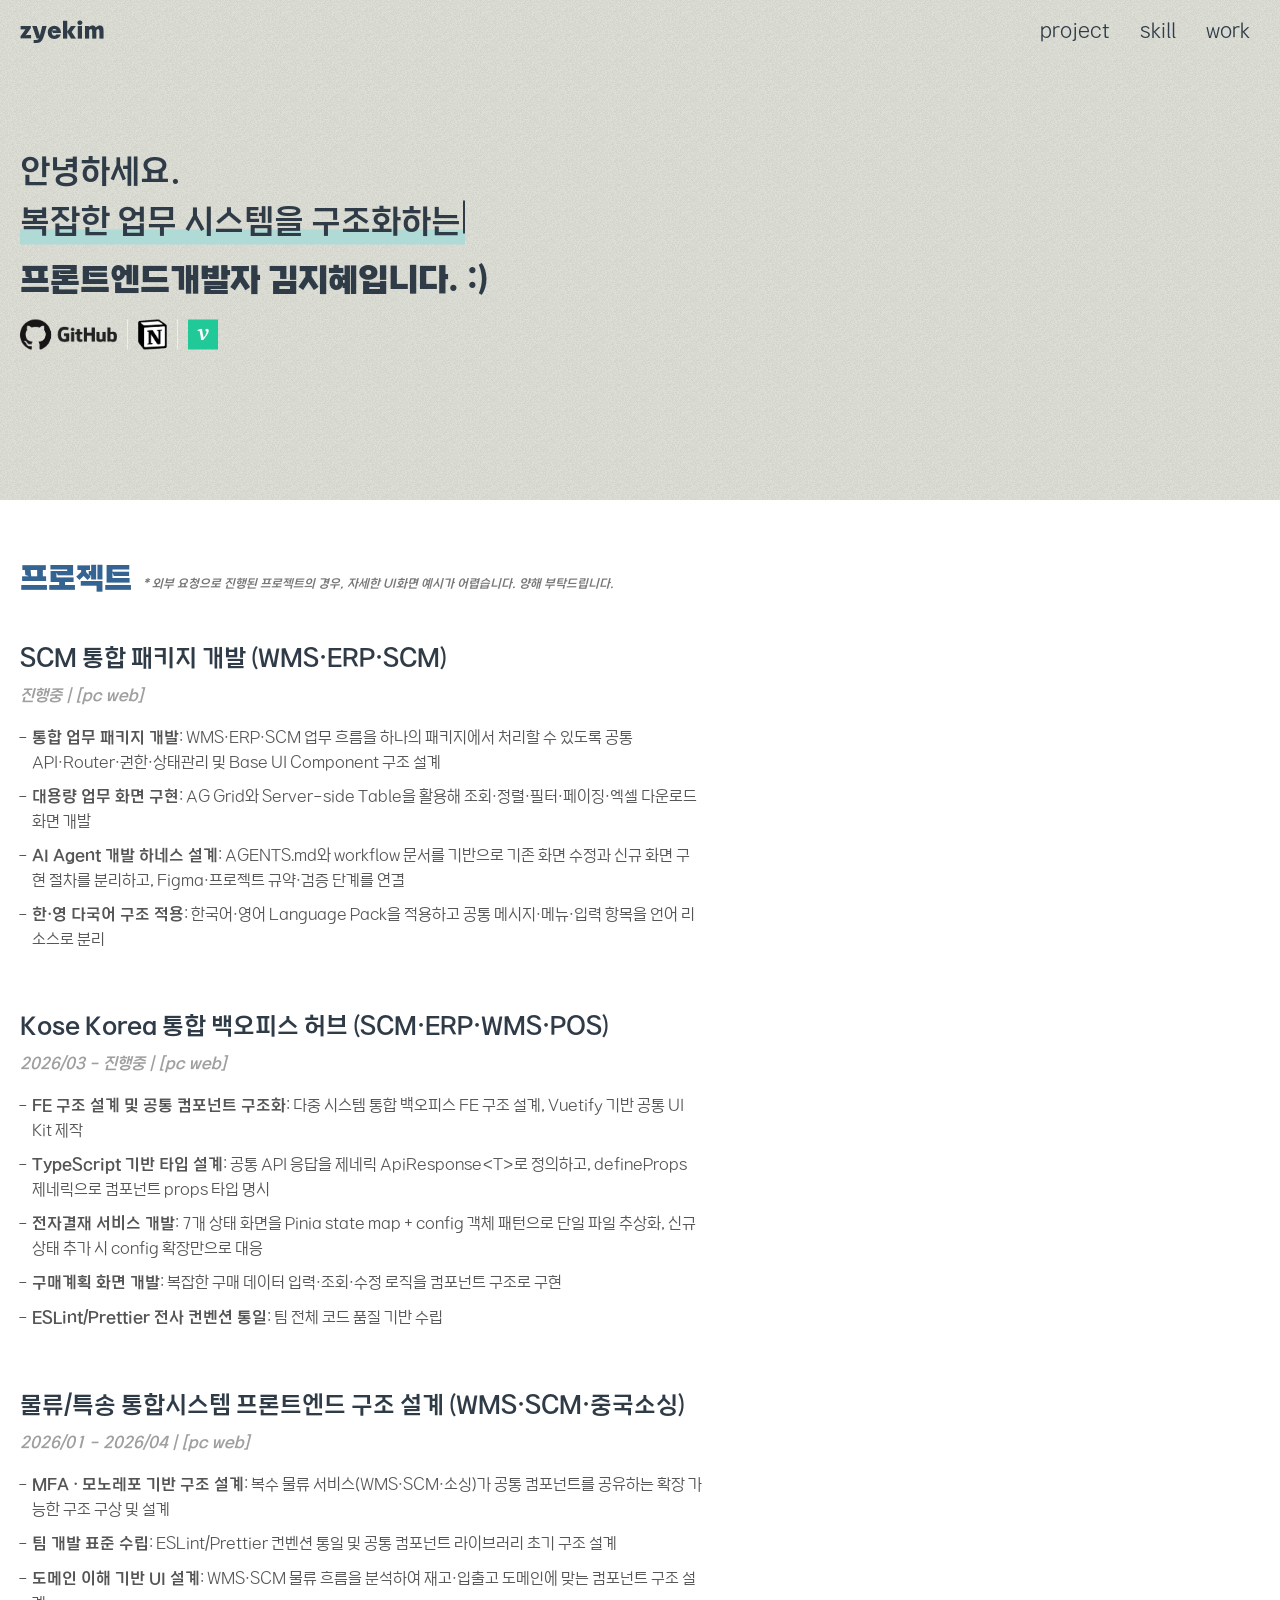
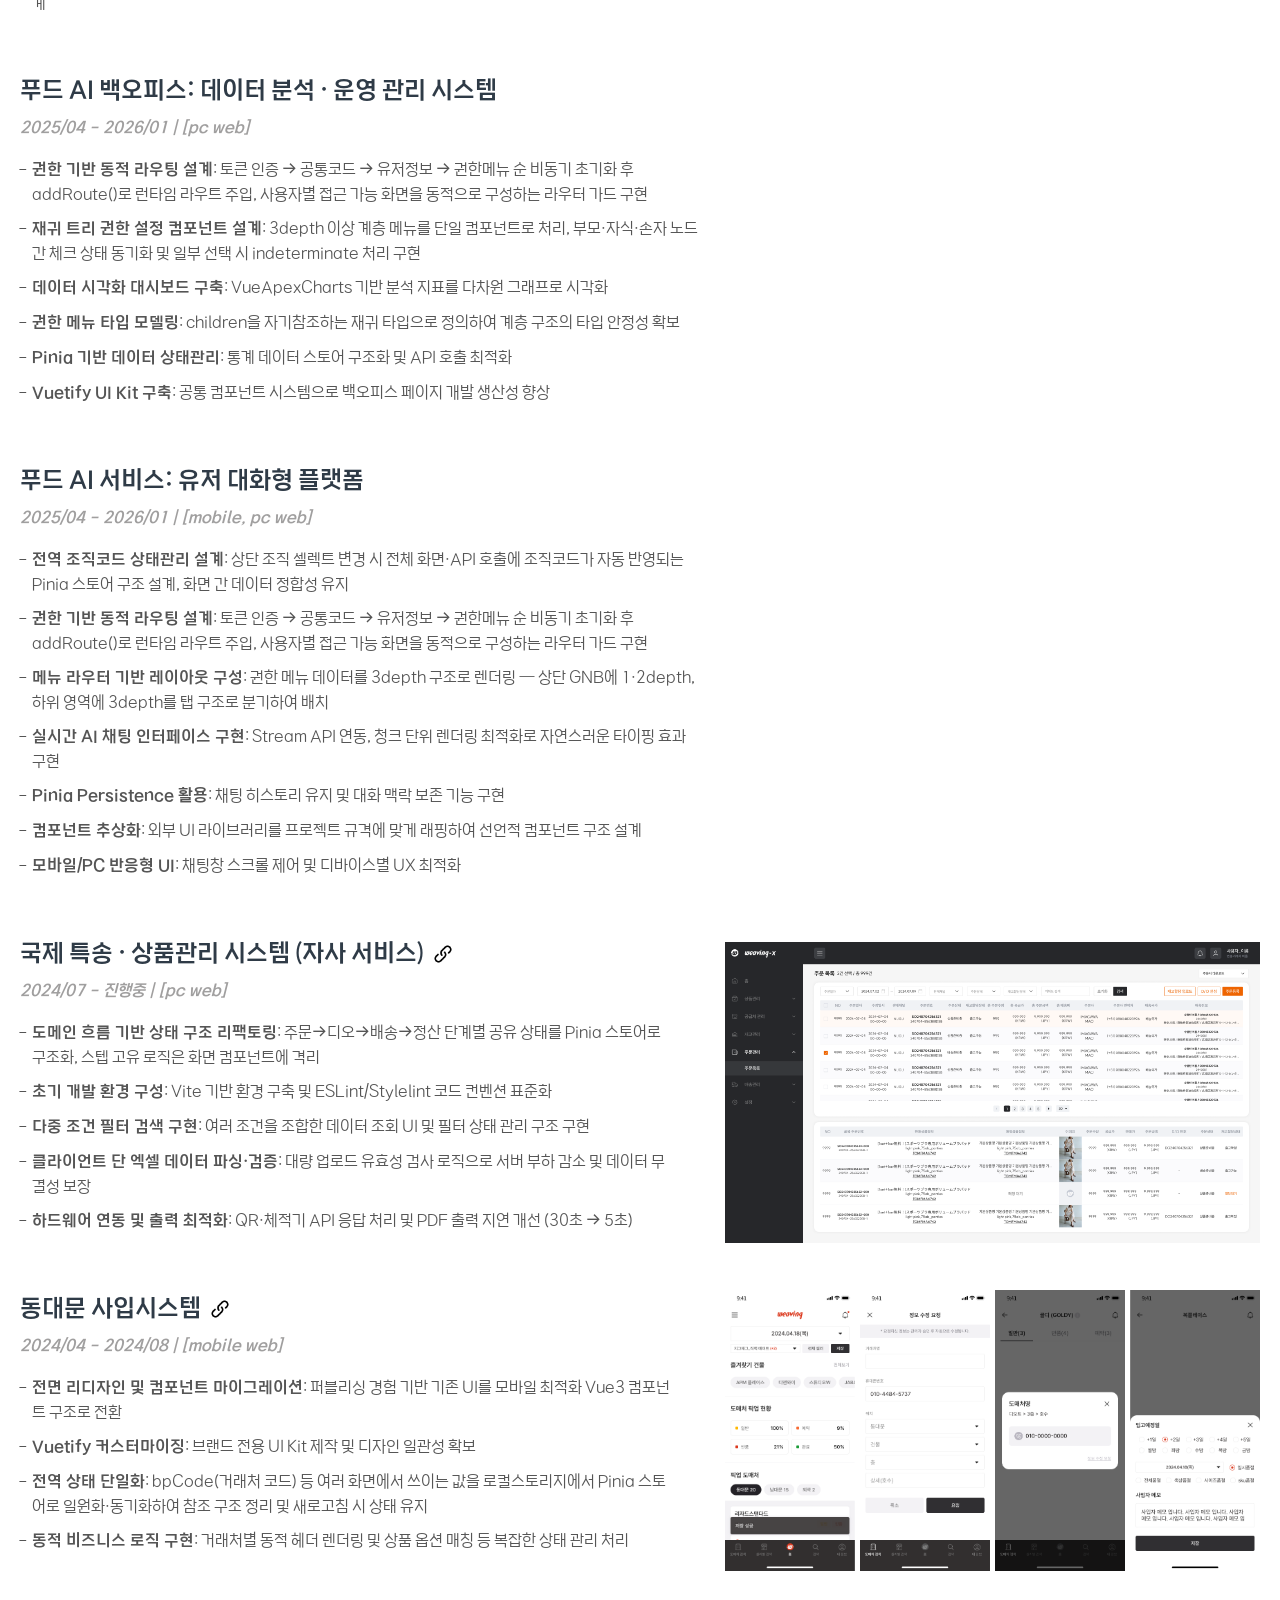
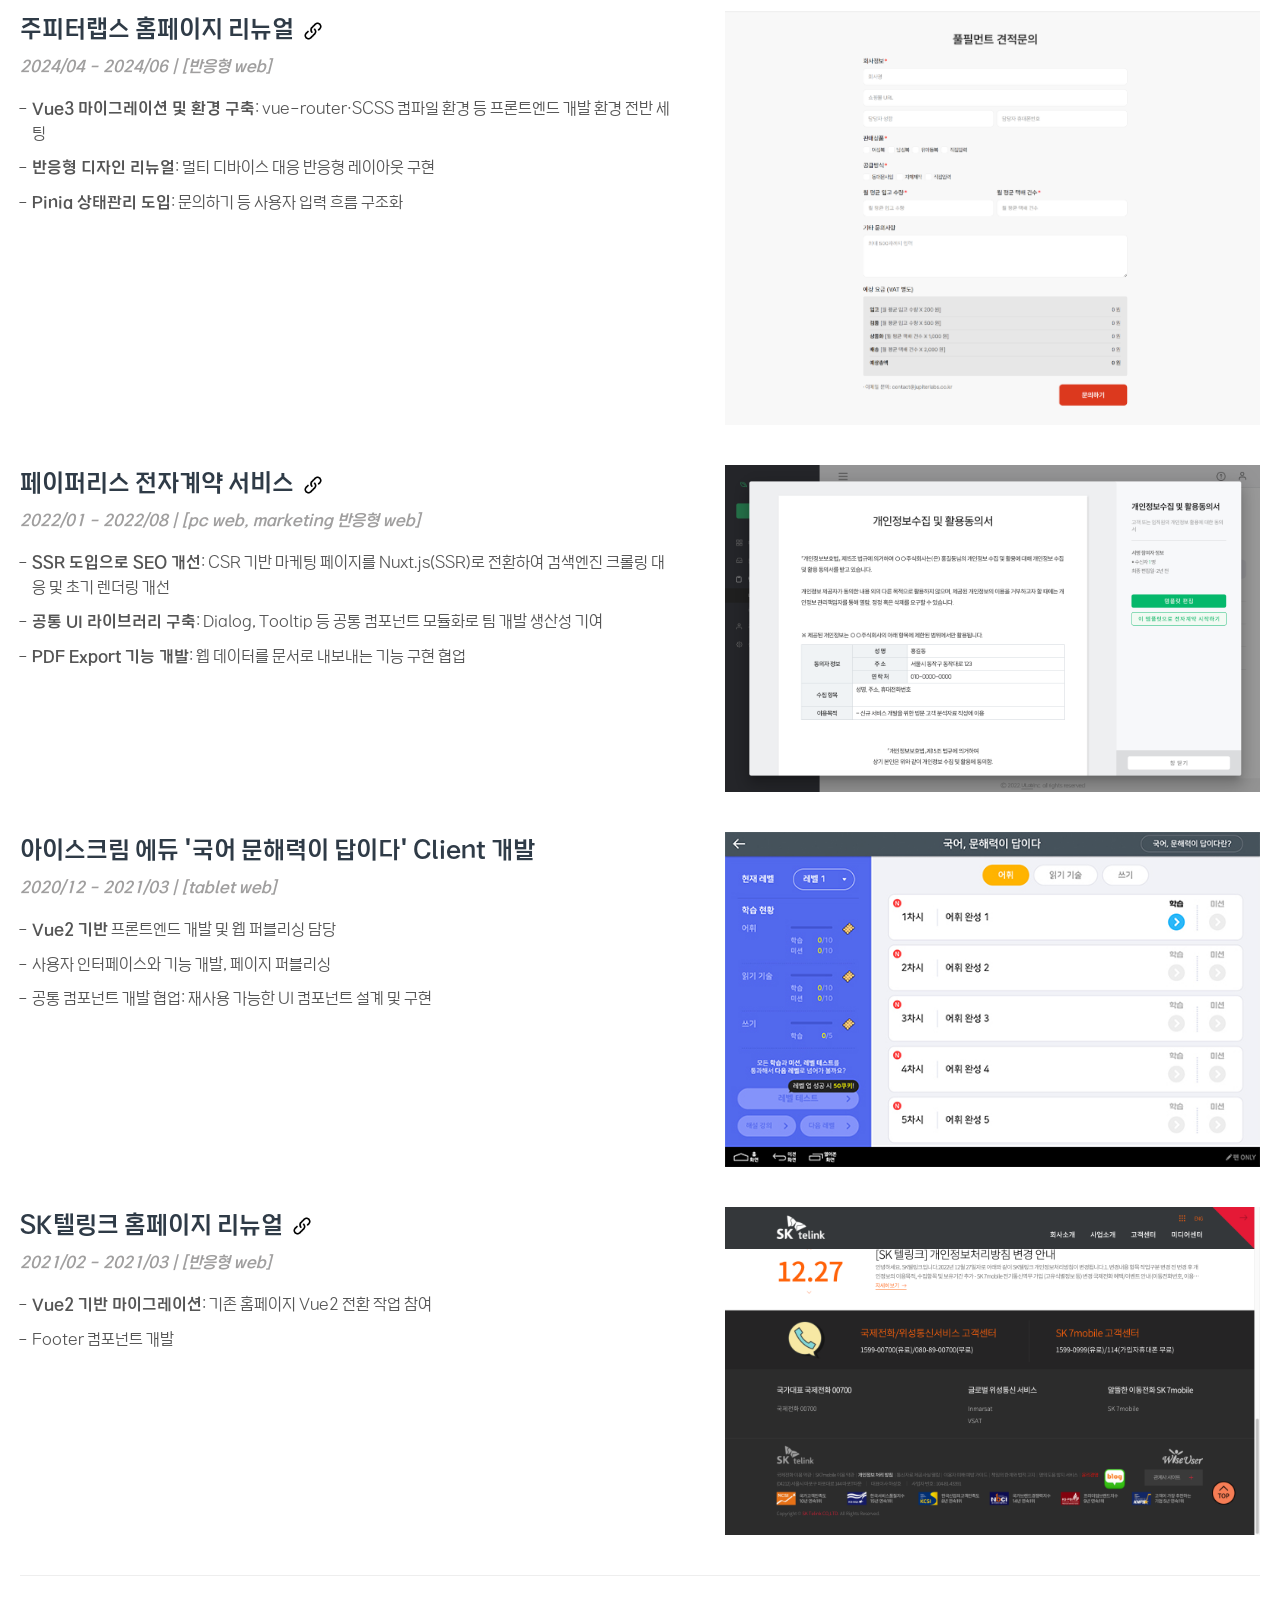
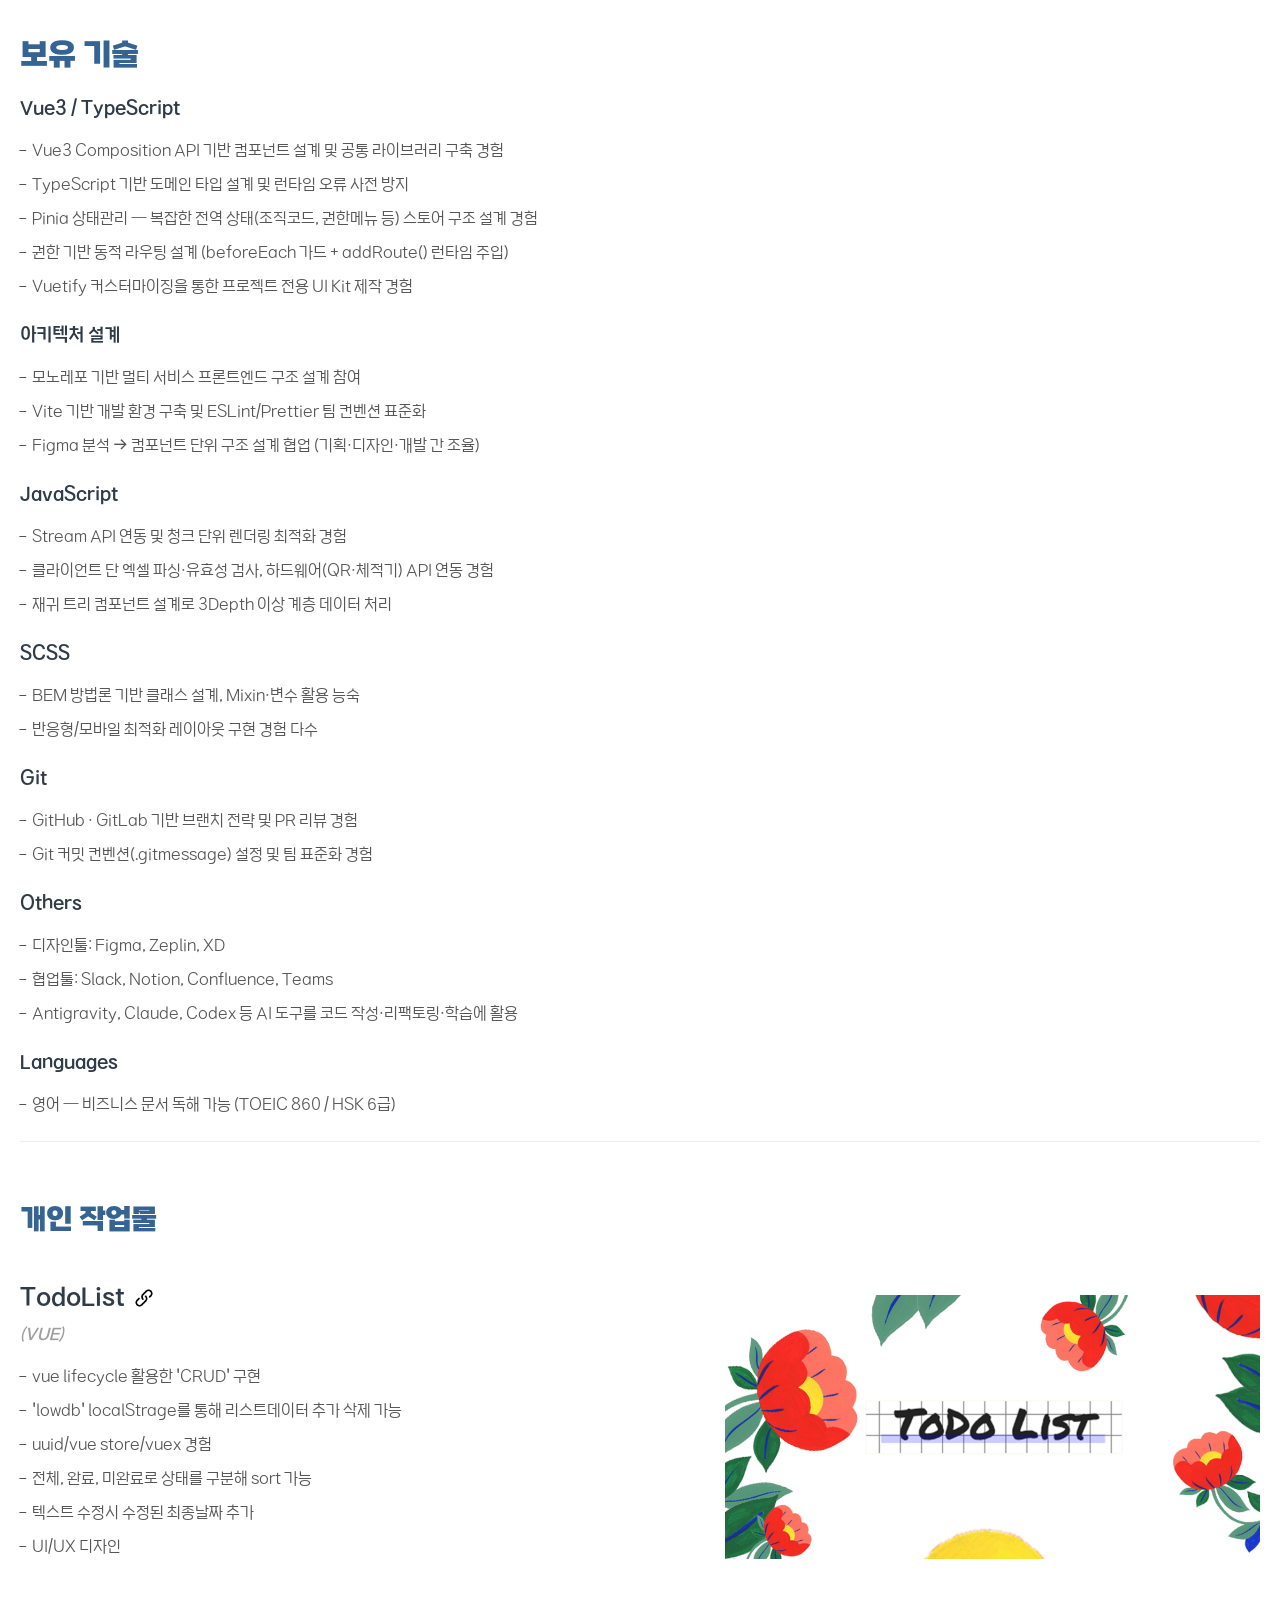
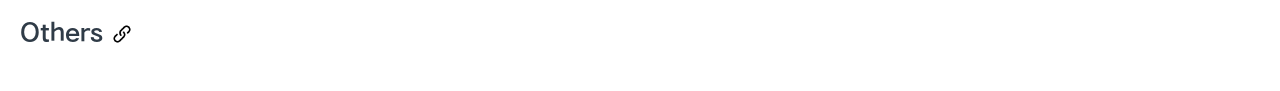
<file: index.html>
<!DOCTYPE html>
<html lang="ko">
  <head>
    <meta charset="utf-8" />
    <meta name="viewport" content="width=device-width,initial-scale=1.0" />
    <meta
      name="description"
      content="복잡한 업무 시스템의 권한·상태·화면 흐름을 구조화하는 TypeScript 기반 FE 개발자 김지혜의 포트폴리오"
    />
    <link rel="icon" href="/favicon.ico" />
    <title>zyekim | FE Developer Portfolio</title>
    <script type="module" crossorigin src="/assets/index-D-mhy5G9.js"></script>
    <link rel="stylesheet" crossorigin href="/assets/index-BjDJbR_R.css">
  </head>
  <body>
    <noscript>
      <strong>
        We're sorry but this portfolio doesn't work properly without JavaScript
        enabled. Please enable it to continue.
      </strong>
    </noscript>
    <div id="app"></div>
  </body>
</html>
</file>
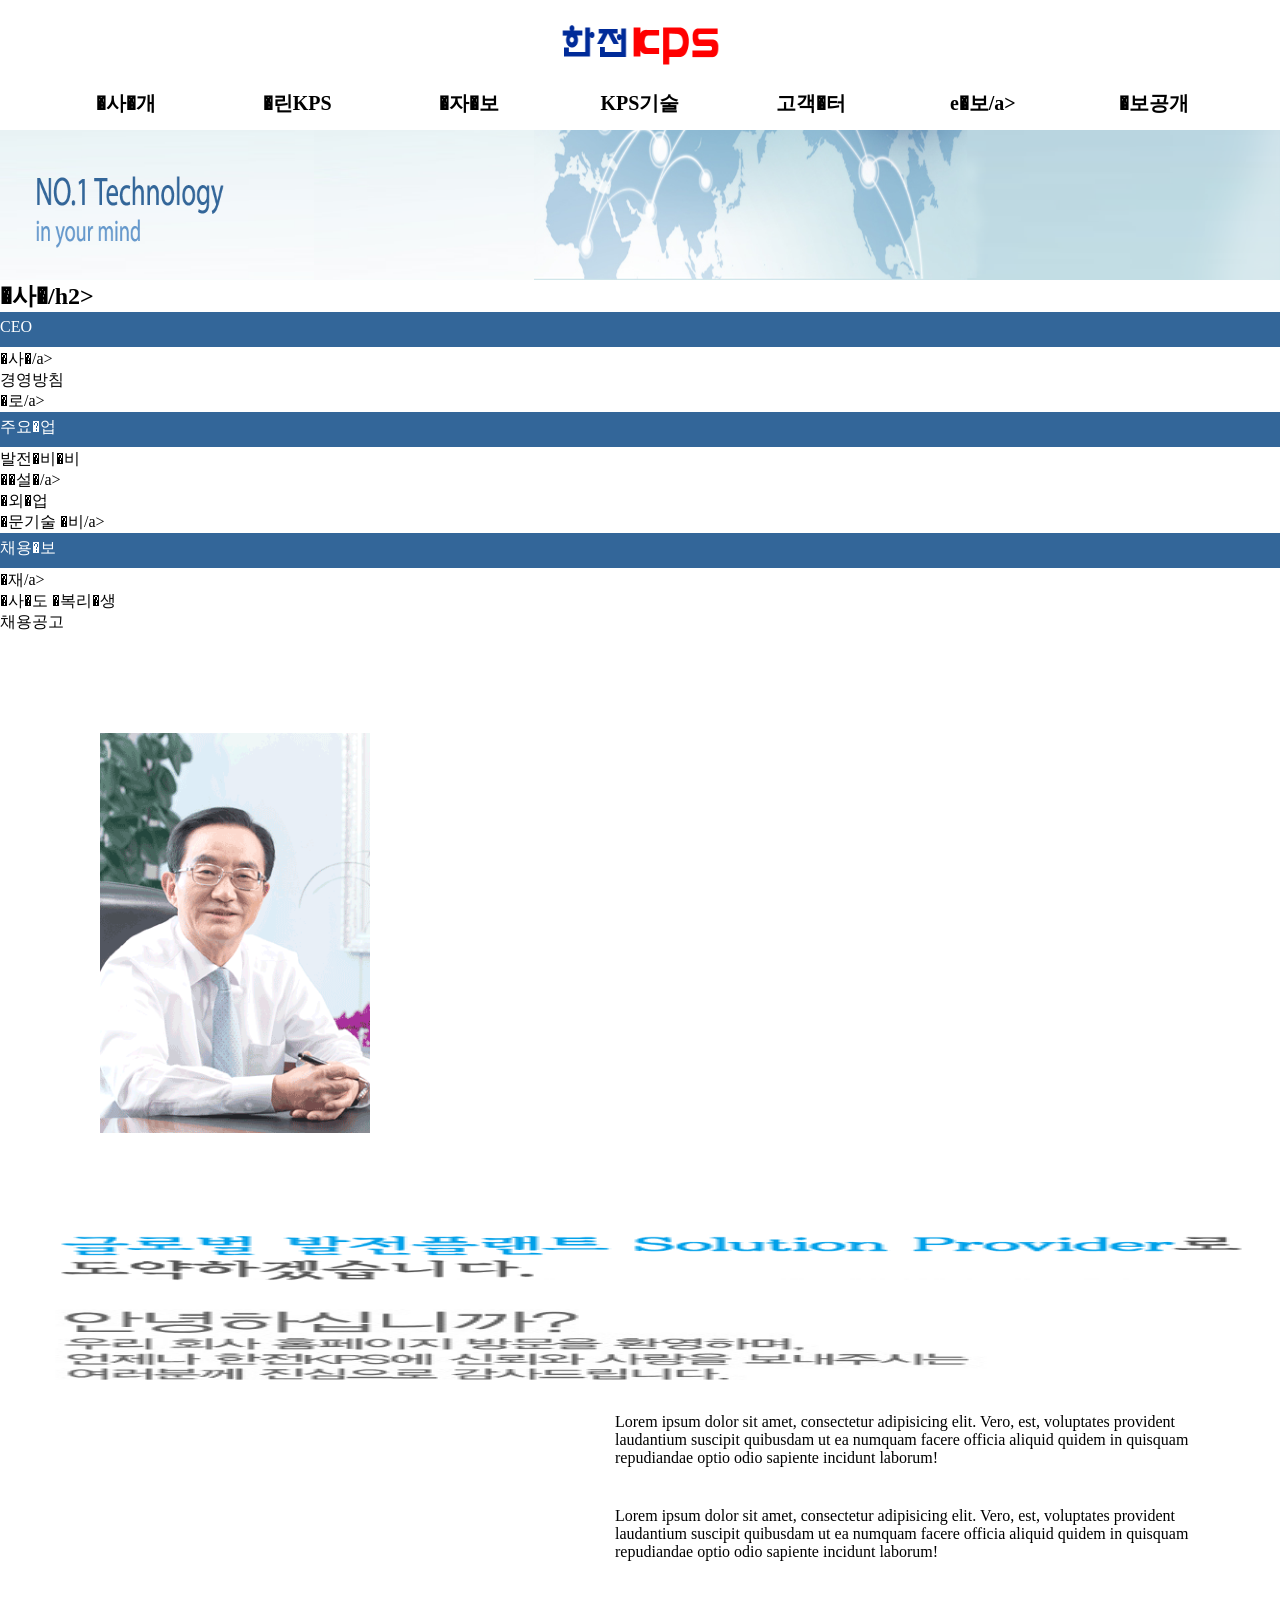
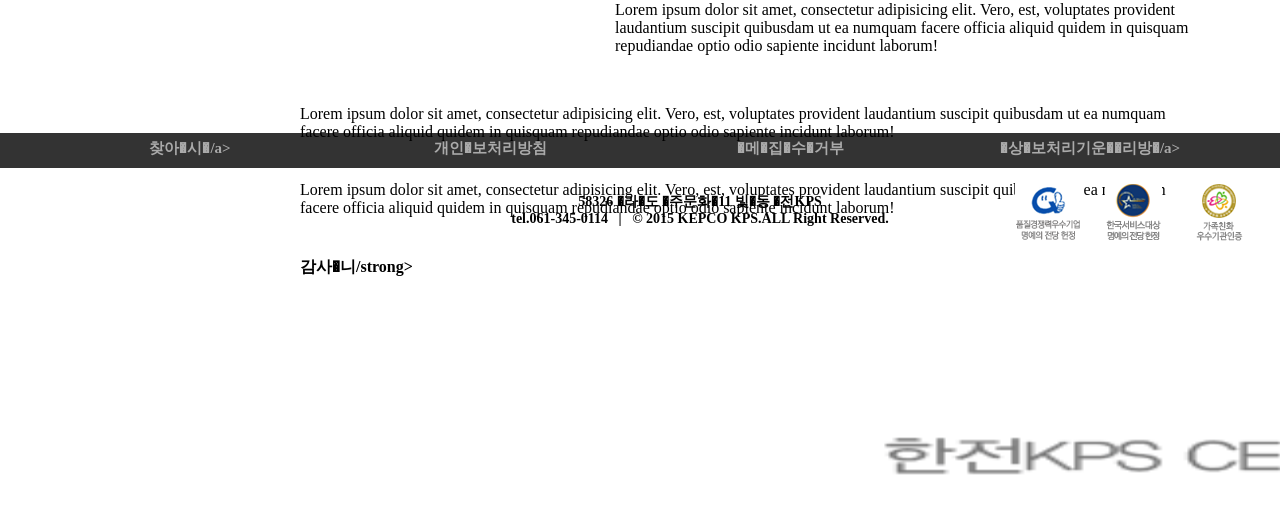
<file: sub1.html>
<!doctype html>
<html lang="ko">
<head>
	<meta charset="UTF-8" />
	<title>����������</title>
	<link rel="stylesheet" href="css/style.css" />
   <link rel="stylesheet" href="css/sub1.css" />
	<script src="js/gnb.js"></script>
	<script src="js/navi.js"></script>
	<script src="js/jquery-3.5.1.min.js"></script>	
</head>
<body>
	<div id="wrap">
	
	  <div id="header">
	   <h1><a href="#"><img src="images/logo2.png" alt="logo" /></a></h1>
	   </div><!-- header end -->
	 <div id="fullmenu">
	   <div id="headerBox">
		 <div id="gheader">
		  <ul id="gnb">
						<li class="m1"><a href="#">�사�개</a>
							<ul>
								<li><a href="sub1.html">CEO</a></li>
								<li><a href="#">VISION</a></li>
								<li><a href="#">�혁</a></li>
								<li><a href="#">조직&�력</a></li>
								<li><a href="#">주요�업</a></li>
								<li><a href="#">채용�보</a></li>
								<li><a href="#">KPS CI/SI</a></li>
								<li><a href="#">찾아�시�길</a></li>
							</ul>
						</li>

						<li class="m2"><a href="#">�린KPS</a>
							<ul>
								<li><a href="sub2.html">�동분야</a></li>
								<li><a href="#">지��경/a></li>
								<li><a href="#">�회공헌</a></li>
								<li><a href="#">철��터</a></li>
								<li><a href="#">�린 KPS 1번�</a></li>
							</ul>	
						</li>

						<li class="m3"><a href="#">�자�보</a>
							<ul>
								<li><a href="sub3.html">�무�보</a></li>
								<li><a href="#">공시�보</a></li>
								<li><a href="#">주식�보</a></li>
								<li><a href="#">주�보</a></li>
								<li><a href="#">�무�보</a></li>
								<li><a href="#">IR�료</a></li>
							</ul>	
						</li>

						<li class="m4"><a href="#">KPS기술</a>
							<ul>
								<li><a href="sub4.html">교육�련</a></li>
								<li><a href="#">�구개발</a></li>
								<li><a href="#">�화기술</a></li>
								<li><a href="#">지�재�권</a></li>
								<li><a href="#">기술�휴</a></li>
								<li><a href="#">�질�동</a></li>
							</ul>	
						</li>

						<li class="m5"><a href="#">고객�터</a>
							<ul>
								<li><a href="#">고객�장</a></li>
								<li><a href="sub5.html">고객�담/a></li>
								<li><a href="#">공익�고</a></li>
								<li><a href="#">�자민원�터</a></li>
								<li><a href="#">�찰�보</a></li>
								<li><a href="#">KPS��즈만</a></li>
							</ul>	
						</li>

						<li class="m6"><a href="#">e�보/a>
							<ul>
								<li><a href="#">�자�보</a></li>
								<li><a href="#">KPS�보관</a></li>
								<li><a href="#">KPS�스</a></li>
							</ul>
						</li>

						<li class="m7"><a href="#">�보공개</a>
							<ul>
								<li><a href="sub6.html">�보공개�도</a></li>
								<li><a href="#">�전�보공개</a></li>
								<li><a href="#">법무</a></li>
								<li><a href="#">�규</a></li>
								<li><a href="#">�규 �·개�예�/a></li>
								<li><a href="#">�업�명/a></li>
							</ul>
						</li>
					</ul><!-- gnb -->
		 </div><!-- gheader end -->
		</div><!-- headerBox end -->
	  </div><!-- fullmenu end -->
		<div id="sub1_visual">
			<img src="images/sub_visual1.png" alt="�브비� />
		</div><!-- sub1_visual end -->
		<div id="contWrap">
		  <!-- �쪽메뉴 -->
		  <div id="sub2">
		   <h2>�사�/h2>
		  </div><!-- sub2 end -->
		  <!-- �른쪽메-->
		  <div id="nav">
		   <ul class="navi">
			 <li class="group">
			  <div class="title">CEO</div>
			   <ul class="sub">
				 <li><a href="#">�사�/a></li>
				 <li><a href="#">경영방침</a></li>
				 <li><a href="#">�로/a></li>
				</ul>
			 </li>
			 <li class="group">
			  <div class="title">주요�업</div>
			   <ul class="sub">
				 <li><a href="#">발전�비�비</a></li>
				 <li><a href="#">��설�/a></li>
				 <li><a href="#">�외�업</a></li>
				 <li><a href="#">�문기술 �비/a></li>
				</ul>
			 </li>
			 <li class="group">
			  <div class="title">채용�보</div>
			   <ul class="sub">
				 <li><a href="#">�재/a></li>
				 <li><a href="#">�사�도 �복리�생</a></li>
				 <li><a href="#">채용공고</a></li>
				</ul>
			 </li>
			</ul><!-- navi end -->
		  </div><!-- nav end -->
		  <div id="cont1">
		   <div class="box8">
			 <div class="left_box">
			  <img src="images/sub1.gif" alt="CEO��지" />
			 </div><!-- left_box end -->
			 <div class="right_box">
			  <img src="images/sub1_01.gif" alt="글로벌 발전�랜" />
			  <p class="p1">Lorem ipsum dolor sit amet, consectetur adipisicing elit. Vero, est, voluptates provident laudantium suscipit quibusdam ut ea numquam facere officia aliquid quidem in quisquam repudiandae optio odio sapiente incidunt laborum!</p>
			  <p class="p2">Lorem ipsum dolor sit amet, consectetur adipisicing elit. Vero, est, voluptates provident laudantium suscipit quibusdam ut ea numquam facere officia aliquid quidem in quisquam repudiandae optio odio sapiente incidunt laborum!</p>
			  <p class="p3">Lorem ipsum dolor sit amet, consectetur adipisicing elit. Vero, est, voluptates provident laudantium suscipit quibusdam ut ea numquam facere officia aliquid quidem in quisquam repudiandae optio odio sapiente incidunt laborum!</p>
			  <p class="p4">Lorem ipsum dolor sit amet, consectetur adipisicing elit. Vero, est, voluptates provident laudantium suscipit quibusdam ut ea numquam facere officia aliquid quidem in quisquam repudiandae optio odio sapiente incidunt laborum!</p>
			  <p class="p5">Lorem ipsum dolor sit amet, consectetur adipisicing elit. Vero, est, voluptates provident laudantium suscipit quibusdam ut ea numquam facere officia aliquid quidem in quisquam repudiandae optio odio sapiente incidunt laborum!</p>
			  <p class="p8"><strong>감사�니/strong></p>
			  <a href="#" class="bottom"><img src="images/img1.gif" alt="ceo 김범년" /></a> 
			 </div><!-- right_box end -->
			</div><!-- box8 end -->
		  </div><!-- cont1 end -->
		</div><!-- contWrap end -->
		<footer id="footer">
	    <div class="contact">
		  <ul>
		  	<li><a href="#">찾아�시�/a></li>
		  	<li><a href="#">개인�보처리방침</a></li>
		  	<li><a href="#">�메�집�수�거부</a></li>
		  	<li><a href="#">�상�보처리기운��리방�/a></li>
		  </ul>
		 </div><!-- contact end -->
		 <div class="address">
		  <p>58326 �라�도 �주문화�11 빛�동 �전KPS <br />
		   tel.061-345-0114 &nbsp; | &nbsp; &copy; 2015 KEPCO KPS.ALL Right Reserved.
		  </p>
		  <ul>
		  	<li><a href="#"><img src="images/footer_icon1.png" alt="1" /></a></li>
		  	<li><a href="#"><img src="images/footer_icon2.png" alt="2" /></a></li>
		  	<li><a href="#"><img src="images/footer_icon4.png" alt="3" /></a></li>
		  	<li><a href="#"><img src="images/footer_icon5.jpg" alt="4" /></a></li>
		  </ul>
		 </div><!-- address end -->
	  </footer> <!-- footer end -->
	</div><!-- wrap end -->
</body>
</html>
</file>
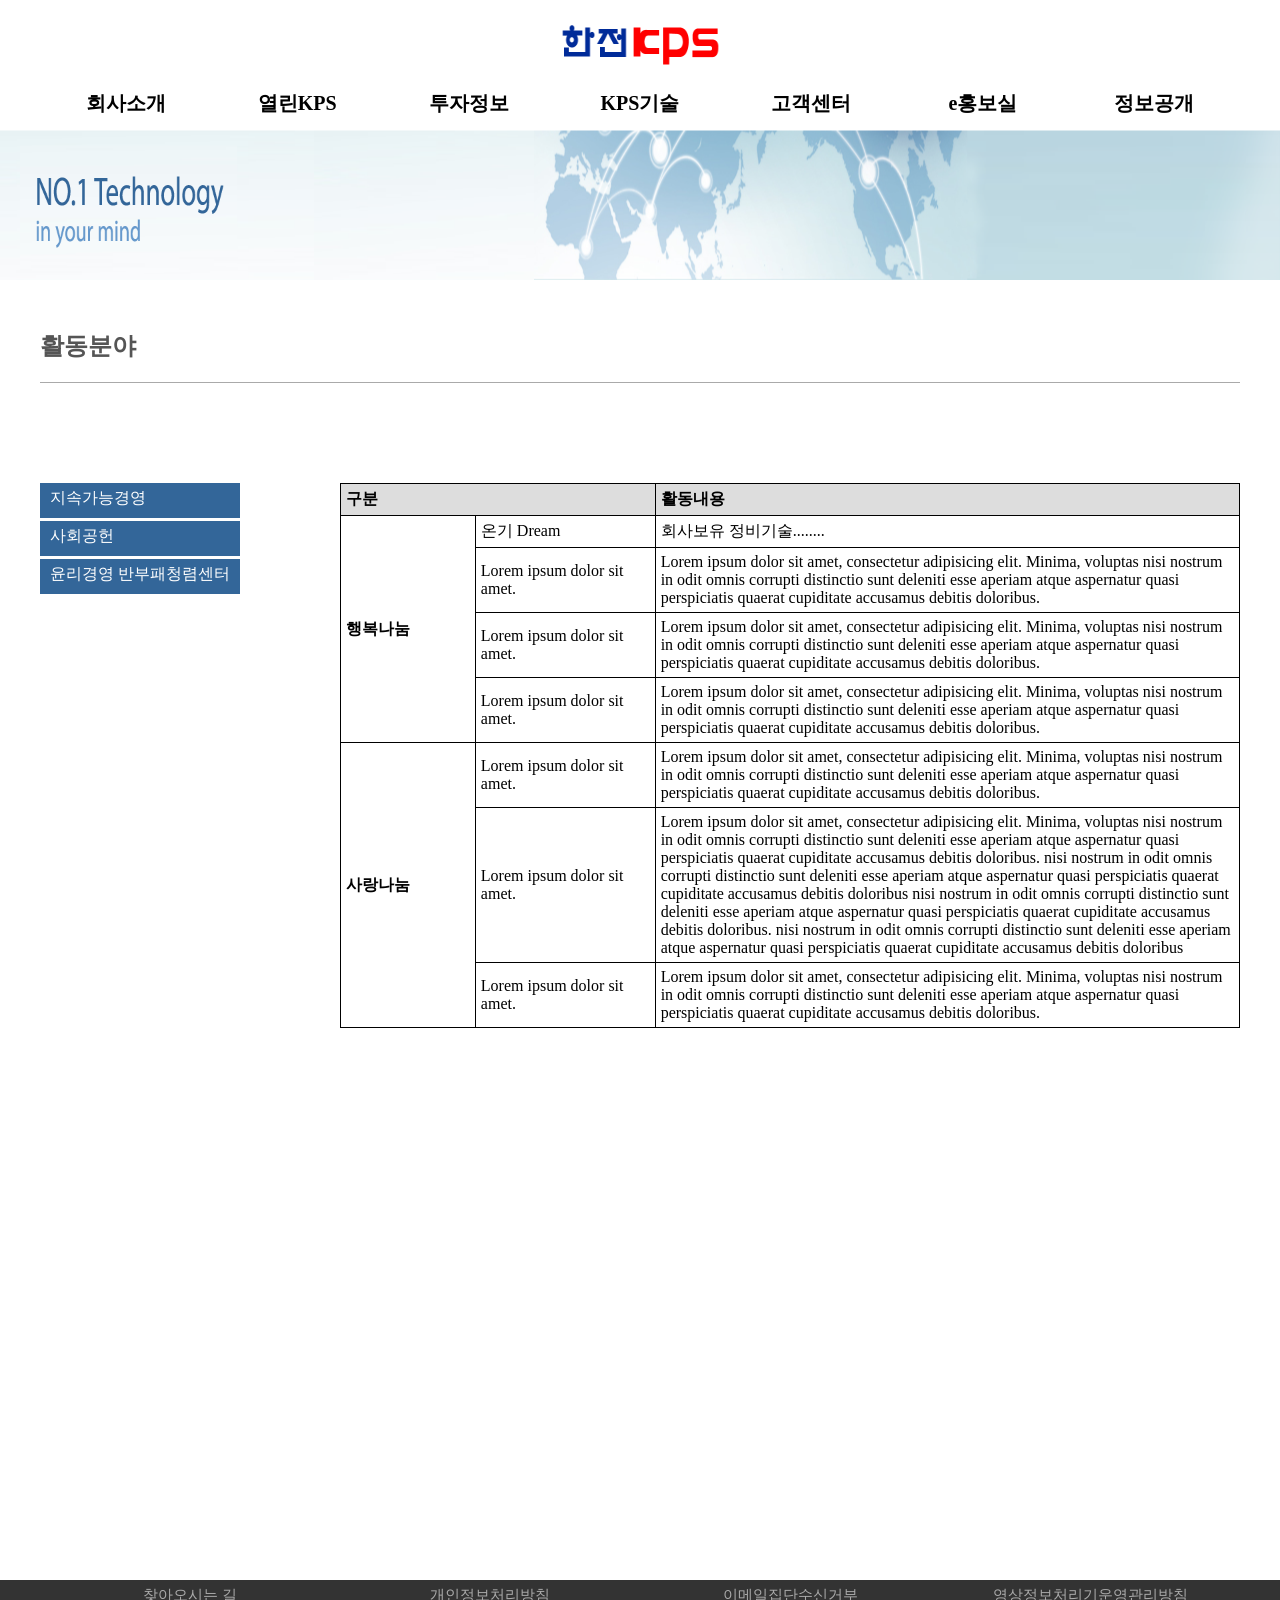
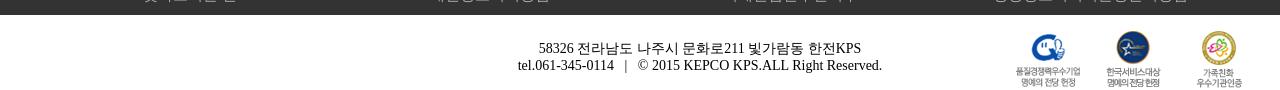
<file: sub2.html>
<!doctype html>
<html lang="en">
<head>
	<meta charset="UTF-8" />
	<title>회사소개</title>
	<link rel="stylesheet" href="css/style.css" />
   <link rel="stylesheet" href="css/sub2.css" />
	
	<script src="js/jquery-3.5.1.min.js"></script>
	<script src="js/gnb.js"></script>
	<script src="js/navi.js"></script>
	<script src="js/jquery-3.5.1.min.js"></script>	
</head>
<body>
	<div id="wrap">
	
	  <div id="header">
	   <h1><a href="#"><img src="images/logo2.png" alt="logo" /></a></h1>
	   </div><!-- header end -->
	 <div id="fullmenu">
	   <div id="headerBox">
		 <div id="gheader">
		  <ul id="gnb">
						<li class="m1"><a href="#">회사소개</a>
							<ul>
								<li><a href="sub1.html">CEO</a></li>
								<li><a href="#">VISION</a></li>
								<li><a href="#">연혁</a></li>
								<li><a href="#">조직&인력</a></li>
								<li><a href="#">주요사업</a></li>
								<li><a href="#">채용정보</a></li>
								<li><a href="#">KPS CI/SI</a></li>
								<li><a href="#">찾아오시는길</a></li>
							</ul>
						</li>

						<li class="m2"><a href="#">열린KPS</a>
							<ul>
								<li><a href="sub2.html">활동분야</a></li>
								<li><a href="#">지속가능경영</a></li>
								<li><a href="#">사회공헌</a></li>
								<li><a href="#">청렴센터</a></li>
								<li><a href="#">열린 KPS 1번가</a></li>
							</ul>	
						</li>

						<li class="m3"><a href="#">투자정보</a>
							<ul>
								<li><a href="sub3.html">재무정보</a></li>
								<li><a href="#">공시정보</a></li>
								<li><a href="#">주식정보</a></li>
								<li><a href="#">주가정보</a></li>
								<li><a href="#">재무정보</a></li>
								<li><a href="#">IR자료</a></li>
							</ul>	
						</li>

						<li class="m4"><a href="#">KPS기술</a>
							<ul>
								<li><a href="sub4.html">교육훈련</a></li>
								<li><a href="#">연구개발</a></li>
								<li><a href="#">특화기술</a></li>
								<li><a href="#">지식재산권</a></li>
								<li><a href="#">기술재휴</a></li>
								<li><a href="#">품질활동</a></li>
							</ul>	
						</li>

						<li class="m5"><a href="#">고객센터</a>
							<ul>
								<li><a href="#">고객현장</a></li>
								<li><a href="sub5.html">고객상담실</a></li>
								<li><a href="#">공익신고</a></li>
								<li><a href="#">전자민원센터</a></li>
								<li><a href="#">입찰정보</a></li>
								<li><a href="#">KPS옴부즈만</a></li>
							</ul>	
						</li>

						<li class="m6"><a href="#">e홍보실</a>
							<ul>
								<li><a href="#">전자사보</a></li>
								<li><a href="#">KPS홍보관</a></li>
								<li><a href="#">KPS뉴스</a></li>
							</ul>
						</li>

						<li class="m7"><a href="#">정보공개</a>
							<ul>
								<li><a href="sub6.html">정보공개제도</a></li>
								<li><a href="#">사전정보공개</a></li>
								<li><a href="#">법무</a></li>
								<li><a href="#">사규</a></li>
								<li><a href="#">사규 제·개정예고</a></li>
								<li><a href="#">사업실명제</a></li>
							</ul>
						</li>
					</ul><!-- gnb -->
		 </div><!-- gheader end -->
		</div><!-- headerBox end -->
	  </div><!-- fullmenu end -->
		<div id="sub2_visual">
			<img src="images/sub_visual2.png" alt="서브비쥬얼" />
		</div><!-- sub1_visual end -->
		<div id="contWrap">
		  <!-- 왼쪽메뉴 -->
		  <div id="sub2">
		   <h2>활동분야</h2>
		  </div><!-- sub2 end -->
		  <div id="nav">
		   <ul class="navi">
			 <li class="group">
			  <div class="title">지속가능경영</div>
			   <ul class="sub">
				 <li><a href="#">지속가능경영개요</a></li>
				 <li><a href="#">지속가능경영개요</a></li>
				 <li><a href="#">지속가능경영개요</a></li>
				 <li><a href="#">지속가능경영개요</a></li>
				</ul>
			 </li>
			 <li class="group">
			  <div class="title">사회공헌</div>
			   <ul class="sub">
				 <li><a href="#">한전KPS한마음봉사단</a></li>
				 <li><a href="#">활동분야</a></li>
				 <li><a href="#">활동소식</a></li>
				 <li><a href="#">나눔네트워크</a></li>
				</ul>
			 </li>
			 <li class="group">
			  <div class="title">윤리경영 반부패청렴센터</div>
			   <ul class="sub">
				 <li><a href="#">도입배경</a></li>
				 <li><a href="#">관련규정</a></li>
				 <li><a href="#">사이버윤리센터</a></li>
				 <li><a href="#">추진실적</a></li>
				</ul>
			 </li>
			</ul><!-- navi end -->
		  </div><!-- nav end -->
		  <div id="cont1">
		    <div class="box8">
			  <table style ="width:100%" summary="활동분야" border="1">
			   <caption style="font-size:0">활동분야</caption>
				<colgroup>
				 <col width="15%">
				 <col width="20%">
				 <col width="65%">
				</colgroup>
				<tr style="background:#ddd">
				 <th colspan="2">구분</th> <th>활동내용</th>
				</tr>
				 <th rowspan="4">행복나눔</th>
				 <td>온기 Dream</td>
				 <td>회사보유 정비기술........</td>
				 <tr>
				  <td>Lorem ipsum dolor sit amet.</td>
				  <td>Lorem ipsum dolor sit amet, consectetur adipisicing elit. Minima, voluptas nisi nostrum in odit omnis corrupti distinctio sunt deleniti esse aperiam atque aspernatur quasi perspiciatis quaerat cupiditate accusamus debitis doloribus.</td>
				 </tr>
				 <tr>
				  <td>Lorem ipsum dolor sit amet.</td>
				  <td>Lorem ipsum dolor sit amet, consectetur adipisicing elit. Minima, voluptas nisi nostrum in odit omnis corrupti distinctio sunt deleniti esse aperiam atque aspernatur quasi perspiciatis quaerat cupiditate accusamus debitis doloribus.</td>
				 </tr>
				
				 <tr>
				<td>Lorem ipsum dolor sit amet.</td>
				  <td>Lorem ipsum dolor sit amet, consectetur adipisicing elit. Minima, voluptas nisi nostrum in odit omnis corrupti distinctio sunt deleniti esse aperiam atque aspernatur quasi perspiciatis quaerat cupiditate accusamus debitis doloribus.</td>
				 </tr>
				
				 <!-- 2단 영역 -->
				 <tr>
				  <th rowspan="3">사랑나눔</th>
               <td>Lorem ipsum dolor sit amet.</td>
				  <td>Lorem ipsum dolor sit amet, consectetur adipisicing elit. Minima, voluptas nisi nostrum in odit omnis corrupti distinctio sunt deleniti esse aperiam atque aspernatur quasi perspiciatis quaerat cupiditate accusamus debitis doloribus.</td>
				 </tr>
				 <tr>
				  <td>Lorem ipsum dolor sit amet.</td>
				  <td>Lorem ipsum dolor sit amet, consectetur adipisicing elit. Minima, voluptas nisi nostrum in odit omnis corrupti distinctio sunt deleniti esse aperiam atque aspernatur quasi perspiciatis quaerat cupiditate accusamus debitis doloribus.
				  nisi nostrum in odit omnis corrupti distinctio sunt deleniti esse aperiam atque aspernatur quasi perspiciatis quaerat cupiditate accusamus debitis doloribus
				  nisi nostrum in odit omnis corrupti distinctio sunt deleniti esse aperiam atque aspernatur quasi perspiciatis quaerat cupiditate accusamus debitis doloribus.
				  nisi nostrum in odit omnis corrupti distinctio sunt deleniti esse aperiam atque aspernatur quasi perspiciatis quaerat cupiditate accusamus debitis doloribus</td>
				 </tr>
				 <tr>
				  <td>Lorem ipsum dolor sit amet.</td>
				  <td>Lorem ipsum dolor sit amet, consectetur adipisicing elit. Minima, voluptas nisi nostrum in odit omnis corrupti distinctio sunt deleniti esse aperiam atque aspernatur quasi perspiciatis quaerat cupiditate accusamus debitis doloribus.</td>
				 </tr>
				 
			  </table>
			 </div>
		   </div><!-- cont1 end -->
		</div><!-- contWrap end -->
		<footer id="footer">
	    <div class="contact">
		  <ul>
		  	<li><a href="#">찾아오시는 길</a></li>
		  	<li><a href="#">개인정보처리방침</a></li>
		  	<li><a href="#">이메일집단수신거부</a></li>
		  	<li><a href="#">영상정보처리기운영관리방침</a></li>
		  </ul>
		 </div><!-- contact end -->
		 <div class="address">
		  <p>58326 전라남도 나주시 문화로211 빛가람동 한전KPS <br />
		   tel.061-345-0114 &nbsp; | &nbsp; &copy; 2015 KEPCO KPS.ALL Right Reserved.
		  </p>
		  <ul>
		  	<li><a href="#"><img src="images/footer_icon1.png" alt="1" /></a></li>
		  	<li><a href="#"><img src="images/footer_icon2.png" alt="2" /></a></li>
		  	<li><a href="#"><img src="images/footer_icon4.png" alt="3" /></a></li>
		  	<li><a href="#"><img src="images/footer_icon5.jpg" alt="4" /></a></li>
		  </ul>
		 </div><!-- address end -->
	  </footer> <!-- footer end -->
	</div><!-- wrap end -->
</body>
</html>
</file>
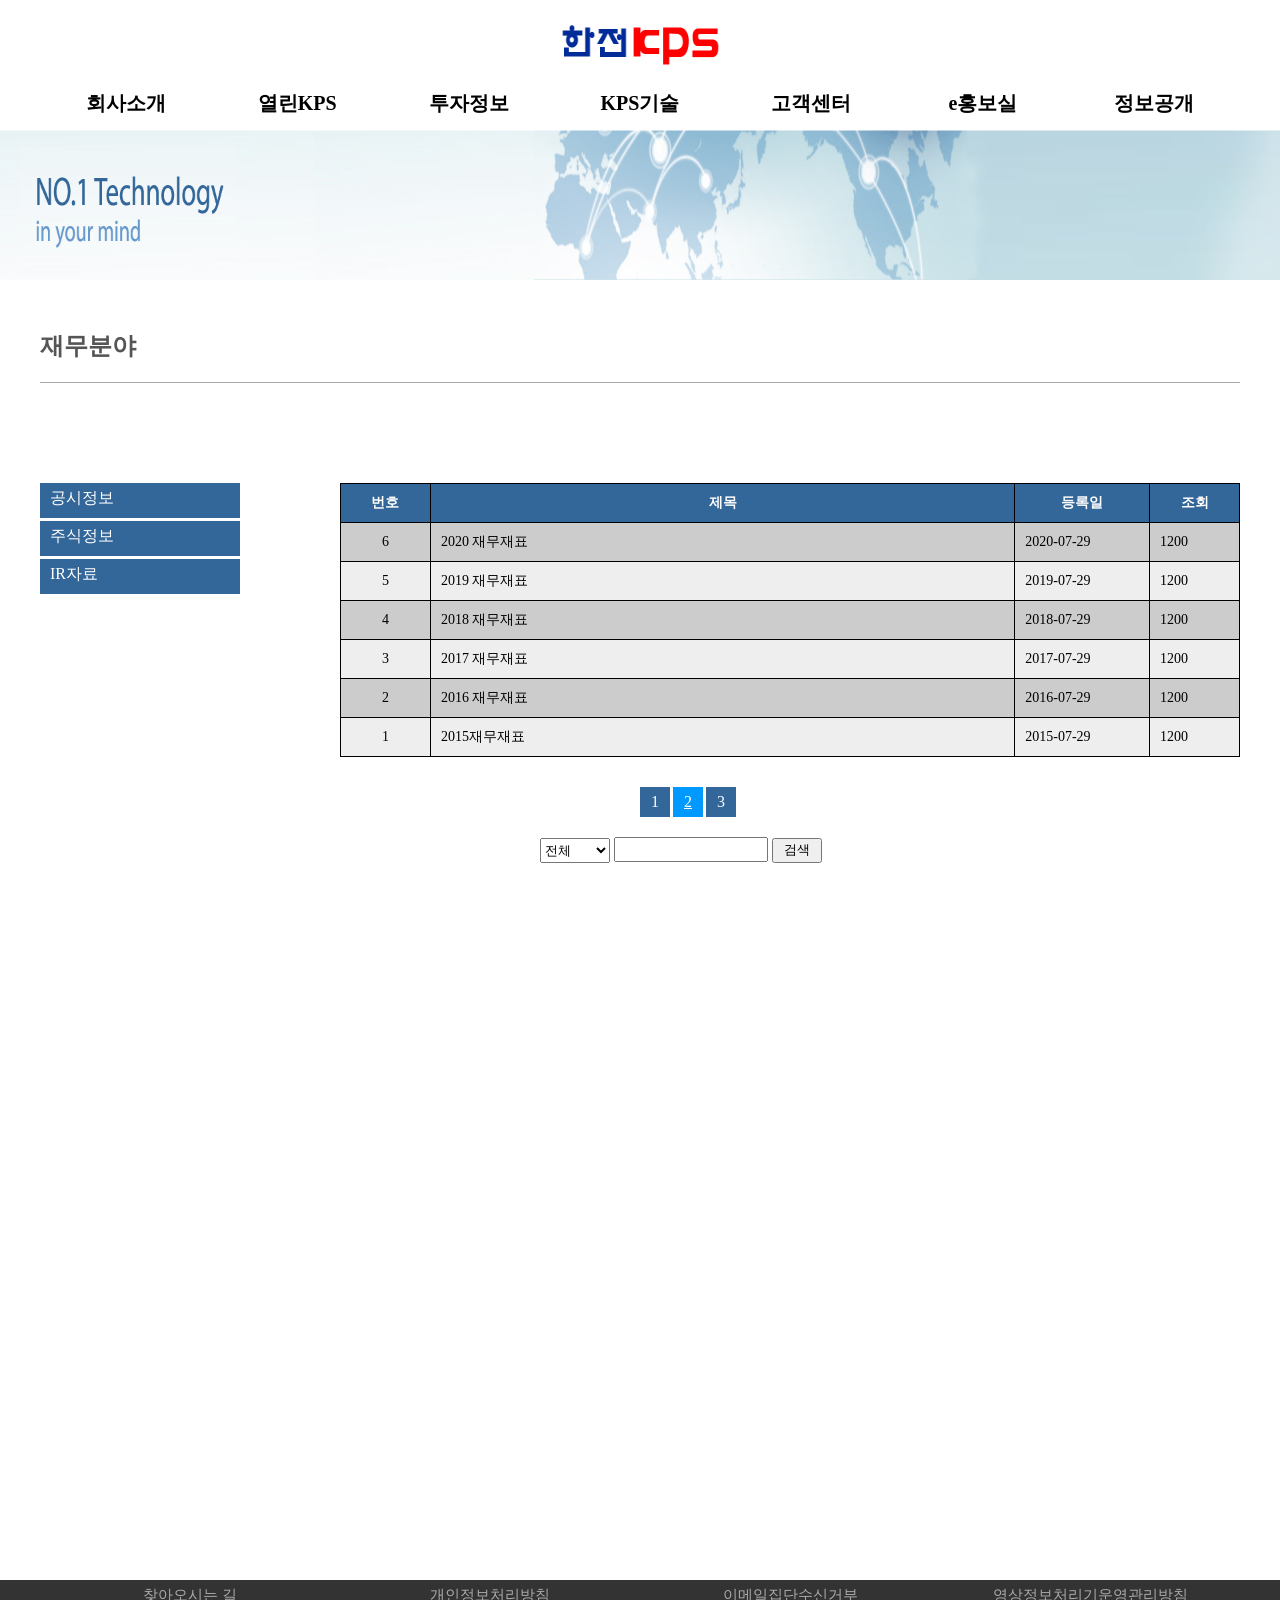
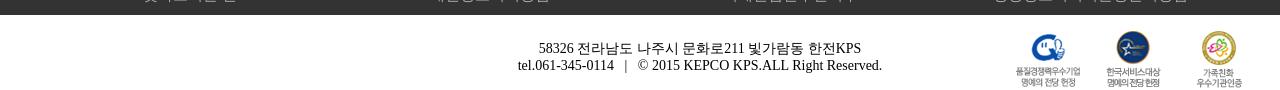
<file: sub3.html>
<!doctype html>
<html lang="en">
<head>
	<meta charset="UTF-8" />
	<title>회사소개</title>
	<link rel="stylesheet" href="css/style.css" />
   <link rel="stylesheet" href="css/sub3.css" />
	
	<script src="js/jquery-3.5.1.min.js"></script>
	<script src="js/gnb.js"></script>
	<script src="js/navi.js"></script>
	<script src="js/jquery-3.5.1.min.js"></script>	
</head>
<body>
	<div id="wrap">
	
	  <div id="header">
	   <h1><a href="#"><img src="images/logo2.png" alt="logo" /></a></h1>
	   </div><!-- header end -->
	 <div id="fullmenu">
	   <div id="headerBox">
		 <div id="gheader">
		 <ul id="gnb">
						<li class="m1"><a href="#">회사소개</a>
							<ul>
								<li><a href="sub1.html">CEO</a></li>
								<li><a href="#">VISION</a></li>
								<li><a href="#">연혁</a></li>
								<li><a href="#">조직&인력</a></li>
								<li><a href="#">주요사업</a></li>
								<li><a href="#">채용정보</a></li>
								<li><a href="#">KPS CI/SI</a></li>
								<li><a href="#">찾아오시는길</a></li>
							</ul>
						</li>

						<li class="m2"><a href="#">열린KPS</a>
							<ul>
								<li><a href="sub2.html">활동분야</a></li>
								<li><a href="#">지속가능경영</a></li>
								<li><a href="#">사회공헌</a></li>
								<li><a href="#">청렴센터</a></li>
								<li><a href="#">열린 KPS 1번가</a></li>
							</ul>	
						</li>

						<li class="m3"><a href="#">투자정보</a>
							<ul>
								<li><a href="sub3.html">재무정보</a></li>
								<li><a href="#">공시정보</a></li>
								<li><a href="#">주식정보</a></li>
								<li><a href="#">주가정보</a></li>
								<li><a href="#">재무정보</a></li>
								<li><a href="#">IR자료</a></li>
							</ul>	
						</li>

						<li class="m4"><a href="#">KPS기술</a>
							<ul>
								<li><a href="sub4.html">교육훈련</a></li>
								<li><a href="#">연구개발</a></li>
								<li><a href="#">특화기술</a></li>
								<li><a href="#">지식재산권</a></li>
								<li><a href="#">기술재휴</a></li>
								<li><a href="#">품질활동</a></li>
							</ul>	
						</li>

						<li class="m5"><a href="#">고객센터</a>
							<ul>
								<li><a href="#">고객현장</a></li>
								<li><a href="sub5.html">고객상담실</a></li>
								<li><a href="#">공익신고</a></li>
								<li><a href="#">전자민원센터</a></li>
								<li><a href="#">입찰정보</a></li>
								<li><a href="#">KPS옴부즈만</a></li>
							</ul>	
						</li>

						<li class="m6"><a href="#">e홍보실</a>
							<ul>
								<li><a href="#">전자사보</a></li>
								<li><a href="#">KPS홍보관</a></li>
								<li><a href="#">KPS뉴스</a></li>
							</ul>
						</li>

						<li class="m7"><a href="#">정보공개</a>
							<ul>
								<li><a href="sub6.html">정보공개제도</a></li>
								<li><a href="#">사전정보공개</a></li>
								<li><a href="#">법무</a></li>
								<li><a href="#">사규</a></li>
								<li><a href="#">사규 제·개정예고</a></li>
								<li><a href="#">사업실명제</a></li>
							</ul>
						</li>
					</ul><!-- gnb -->
		 </div><!-- gheader end -->
		</div><!-- headerBox end -->
	  </div><!-- fullmenu end -->
		<div id="sub3_visual">
			<img src="images/sub_visual2.png" alt="서브비쥬얼" />
		</div><!-- sub3_visual end -->
		<div id="contWrap">
		  <div id="sub3">
		   <h2>재무분야</h2>
		  </div><!-- sub3 -->
		 <div id="nav">
		   <ul class="navi">
			 <li class="group">
			  <div class="title">공시정보</div>
			   <ul class="sub">
				 <li><a href="#">기업공시</a></li>
				 <li><a href="#">기업공시</a></li>
				 <li><a href="#">기업공시</a></li>
				</ul>
			 </li>
			 <li class="group">
			  <div class="title">주식정보</div>
			   <ul class="sub">
				 <li><a href="#">주식현황</a></li>
				 <li><a href="#">활동분야</a></li>
				 <li><a href="#">활동소식</a></li>
				 <li><a href="#">나눔네트워크</a></li>
				</ul>
			 </li>
			 <li class="group">
			  <div class="title">IR자료</div>
			   <ul class="sub">
				 <li><a href="#">분기실적</a></li>
				 <li><a href="#">관련규정</a></li>
				 <li><a href="#">사이버윤리센터</a></li>
				 <li><a href="#">추진실적</a></li>
			</ul>
			 </li>
			</ul><!-- navi end -->
		  </div><!-- nav end -->
		  <div id="cont1">
				<div class="box8">
					<table summary="재무재표테이블" border="1">
					 <caption style="display:none">재무재표테이블</caption>
					 <colgroup>
					  <col width="10%"/>
					  <col width="65%"/>
					  <col width="15%"/>
					  <col width="10%"/>
					 </colgroup>
					  <tr>
						<th>번호</th>
						<th>제목</th>
						<th>등록일</th>
						<th>조회</th>
					  </tr>
					  <tr>
						<td style="text-align:center">6</td>
						<td>2020 재무재표</td>
						<td>2020-07-29</td>
						<td>1200</td>
					  </tr>
					  <tr>
						<td style="text-align:center">5</td>
						<td>2019 재무재표</td>
						<td>2019-07-29</td>
						<td>1200</td>
					  </tr>
					  <tr>
						<td style="text-align:center">4</td>
						<td>2018 재무재표</td>
						<td>2018-07-29</td>
						<td>1200</td>
					  </tr>
					  <tr>
						<td style="text-align:center">3</td>
						<td>2017 재무재표</td>
						<td>2017-07-29</td>
						<td>1200</td>
					  </tr>
					  <tr>
						<td style="text-align:center">2</td>
						<td>2016 재무재표</td>
						<td>2016-07-29</td>
						<td>1200</td>
					  </tr>
					  <tr>
						<td style="text-align:center">1</td>
						<td>2015재무재표</td>
						<td>2015-07-29</td>
						<td>1200</td>
					  </tr>

					</table>
					<ul class="pagenation">
					 <li><a href="#">1</a></li>
					 <li><a href="#">2</a></li>
					 <li><a href="#">3</a></li>
					</ul>
					<div class="searchForm">
					 <form action="#">
					  <fieldset style="border:0">
					  <legend style="font-size:0">검색폼</legend>
					   <select name="title" class="sel" id="">
						 <option value="-">전체</option>
						 <option value="제목">제목</option>
						 <option value="내용">내용</option>
						</select>
						<input type="text" name="search" class="sea"/>
						<input type="submit" class="btn" value="검색"/>
					 </form>
					 </fieldset>
					</div>
			  </div>
		  </div>
		</div><!-- contWrap end -->
		<footer id="footer">
	    <div class="contact">
		  <ul>
		  	<li><a href="#">찾아오시는 길</a></li>
		  	<li><a href="#">개인정보처리방침</a></li>
		  	<li><a href="#">이메일집단수신거부</a></li>
		  	<li><a href="#">영상정보처리기운영관리방침</a></li>
		  </ul>
		 </div><!-- contact end -->
		 <div class="address">
		  <p>58326 전라남도 나주시 문화로211 빛가람동 한전KPS <br />
		   tel.061-345-0114 &nbsp; | &nbsp; &copy; 2015 KEPCO KPS.ALL Right Reserved.
		  </p>
		  <ul>
		  	<li><a href="#"><img src="images/footer_icon1.png" alt="1" /></a></li>
		  	<li><a href="#"><img src="images/footer_icon2.png" alt="2" /></a></li>
		  	<li><a href="#"><img src="images/footer_icon4.png" alt="3" /></a></li>
		  	<li><a href="#"><img src="images/footer_icon5.jpg" alt="4" /></a></li>
		  </ul>
		 </div><!-- address end -->
	  </footer> <!-- footer end -->
	</div><!-- wrap end -->
</body>
</html>
</file>
<file: assets/index-BjDJbR_R.css>
@import"https://fonts.googleapis.com/css2?family=Noto+Sans+KR:wght@100..900&display=swap";#app{-webkit-font-smoothing:antialiased;-moz-osx-font-smoothing:grayscale;text-align:center;color:#2f3b47;margin:0 auto}.app-nav{padding:30px}.app-nav a{font-weight:700;color:#2f3b47}.app-nav a.router-link-exact-active{color:#42b983}.portfolio-wrap{position:relative;width:100%;height:100%}.header{position:fixed;top:0;right:0;left:0;z-index:50}.header__inner{margin:0 auto;padding:0 20px;display:flex;justify-content:space-between;align-items:center;width:100%;max-width:1280px;height:60px}.header .logo{font-weight:700;font-size:22px}.header .nav{display:flex;justify-content:space-between;align-items:center;column-gap:10px;height:100%}.header .nav p{padding:0 10px;font-size:20px;font-weight:300;cursor:pointer}.header.scroll{background-color:#fff;transition:all ease-in-out .3s}.highlight{display:inline-block;position:relative}.highlight:after{content:"";position:absolute;bottom:0;left:0;z-index:-1;width:100%;height:30%;background-color:#b0dad5}.home{width:100%;height:500px;background-color:#f6f8ec;background-image:url([data-uri])}.home__inner{margin:0 auto;padding:60px 20px;display:flex;width:100%;max-width:1280px;height:100%}.home__left{flex:0 1 750px;position:relative}.home__text-wrap{position:absolute;left:0;top:50%;transform:translateY(-50%)}.home__text-wrap p{font-size:33px;font-weight:500;text-align:left}.home__text-wrap p.job{margin-top:10px;font-weight:700;font-size:32px}.links{margin-top:12px;display:flex;column-gap:10px;align-items:center;height:40px}.links__item{position:relative;cursor:pointer}.links__item:not(:first-of-type):before{content:"";display:inline-block;margin-right:10px;vertical-align:middle;width:1px;height:30px;background-color:#eee}.links__item img{display:inline-block;width:auto;height:30px}.links__item:hover .links__tooltip{display:block;opacity:1;transition:.3s ease-in-out}.links__tooltip{padding:5px 10px;display:none;opacity:0;position:absolute;top:calc(100% + 10px);left:50%;transform:translate(-50%);width:max-content;border-radius:4px;box-shadow:0 1em 2em -.5em #00000059;background:#333;color:#fff;z-index:10;transition:.3s ease-in-out}.links__tooltip:before{content:"";position:absolute;top:-5px;left:50%;transform:translate(-50%);border:5px solid transparent;border-top-width:0;border-bottom-color:#333}section[aria-label=content]{margin:0 auto;padding:0 20px;width:100%;max-width:1280px;text-align:left}.section-title{margin-top:55px;font-size:30px;font-weight:700;color:#356493}.section-subtitle{margin-top:40px;font-size:24px;font-weight:500}.section-subtitle2{margin:18px 0 10px;font-size:18px;font-weight:500}.section-body{font-size:16px;color:#555}.section-caption{margin:8px 0;font-size:16px;font-weight:500;font-style:italic;color:#a09f9f}.section-refer{margin-left:4px;font-size:12px;font-weight:400;font-style:italic;color:#777}.section-refer:before{content:"*"}.section-divider{margin:10px 0;border-top:1px solid #eee}.details{margin:12px 0}.details__item{margin-left:8px;padding:5px 0 5px 4px;list-style-type:"-";font-weight:300;color:#555}.desc-wrap{margin:40px 0;display:flex;flex-flow:row nowrap;column-gap:50px}.desc-wrap .section-subtitle{margin-top:0}.desc-wrap__content{flex-basis:55%}.desc-wrap__right-content{align-self:center;flex-basis:45%}.skill-chips{margin:10px 0 20px}.skill-chips__item{display:inline-block;padding:0 6px;margin-right:5px;margin-top:5px;margin-bottom:5px;background:#eac8e480;border-radius:3px;font-size:14px;white-space:nowrap}.custom-type{color:#2f3b47}.custom-type .caret{display:inline-block;margin-left:2px;width:2px;height:1em;vertical-align:-.1em;background-color:#2f3b47;animation:caret-blink 1s step-end infinite}@keyframes caret-blink{0%,to{opacity:1}50%{opacity:0}}.z-modal[data-v-7ef7b972]{z-index:20;padding:0 24px}.z-modal[data-v-7ef7b972],.z-modal .z-modal__wall[data-v-7ef7b972]{display:flex;justify-content:center;align-items:center;position:fixed;inset:0}.z-modal__wall[data-v-7ef7b972]{background:#21212175}.z-modal__wrap[data-v-7ef7b972]{width:380px;max-height:calc(100vh - 40%);border-radius:5px;background-color:#fff;z-index:1;overflow-y:auto}.z-modal__header[data-v-7ef7b972]{padding:0 10px;position:sticky;top:0;display:flex;justify-content:space-between;align-items:center;height:50px;background-color:#fff}.z-modal__footer[data-v-7ef7b972]{position:sticky;bottom:0;height:50px;background-color:#fff;display:flex;column-gap:10px;justify-content:center;align-items:center}.z-modal__close[data-v-7ef7b972]{margin-left:auto;position:relative;width:30px;height:30px;font-size:0}.z-modal__close[data-v-7ef7b972]:after,.z-modal__close[data-v-7ef7b972]:before{position:absolute;left:50%;top:50%;width:3px;height:20px;background-color:#333;content:""}.z-modal__close[data-v-7ef7b972]:before{transform:translate(-50%,-50%) rotate(45deg)}.z-modal__close[data-v-7ef7b972]:after{transform:translate(-50%,-50%) rotate(-45deg)}.z-modal__title[data-v-7ef7b972]{text-align:left;font-size:20px}.z-modal__contents[data-v-7ef7b972]{padding:20px 10px 10px;min-height:fit-content;height:auto;text-align:left}.z-modal.no-title .z-modal__header[data-v-7ef7b972]{height:40px}.z-modal.no-title .z-modal__contents[data-v-7ef7b972]{padding-top:10px}.modal-enter-active[data-v-7ef7b972],.modal-leave-active[data-v-7ef7b972]{transition:opacity .4s}.modal-enter-active .z-modal__wrap[data-v-7ef7b972],.modal-leave-active .z-modal__wrap[data-v-7ef7b972]{transition:opacity .4s,transform .4s}.modal-leave-active[data-v-7ef7b972]{transition:opacity .6s ease .4s}.modal-enter-from[data-v-7ef7b972],.modal-leave-to[data-v-7ef7b972]{opacity:0}.modal-enter-from .z-modal__wrap[data-v-7ef7b972],.modal-leave-to .z-modal__wrap[data-v-7ef7b972]{opacity:0;transform:translateY(-20px)}.work{margin:110px auto 80px;padding:0 20px;position:relative;width:100%;height:100%;max-width:1280px;text-align:left}.work__header{padding:10px 20px;position:fixed;top:0;right:0;left:0;height:50px;background-color:#fff;z-index:10}.work__header button{padding:3px 10px;height:30px;font-size:14px;border:1px solid #eee;border-radius:5px}.work hr{margin:20px 0;border-top:1px solid #eee}.work h2{font-size:28px;font-weight:700}.work__item h3{display:flex;align-items:center;font-size:20px;font-weight:700}.work__item h3:before{content:"";margin-right:8px;display:inline-block;width:14px;height:14px;background-color:#333}.work__box{padding:30px 20px;display:flex;column-gap:20px}.work__box>button{padding:6px 15px;border-radius:4px;background-color:#a8d8bc}.work__box--column{padding:30px 0;flex-flow:column}.work__box--column img{margin-top:10px;width:400px;height:auto}.accordion{width:500px}.accordion__item{width:100%}.accordion__item:not(:first-child){border-top:1px solid #eeeff1}.accordion__trigger{position:relative;display:flex;align-items:center;justify-content:space-between;padding:20px;width:100%;transition:ease-in-out all .3s;cursor:pointer}.accordion__trigger:after{content:"";width:12px;height:12px;border-top:2px solid #222;border-right:2px solid #222;transform:rotate(135deg)}.accordion__contents{padding:20px;background-color:#c6d4d1;border-bottom:1px solid #958c8c}.accordion-enter-active,.accordion-leave-active{will-change:height,opacity;transition:height .3s ease,opacity .3s ease;overflow:hidden}.accordion-enter-from,.accordion-leave-to{height:0!important;opacity:0}.popup-btn{padding:6px 15px;border-radius:4px;background-color:#3395ce;color:#fff}.href-icon{margin-left:8px;display:grid;place-content:center;width:25px;height:25px}.href-icon img{width:20px;height:auto}[data-v-5c1b80d4]{text-align:left;font-family:Noto Sans KR,sans-serif;font-weight:500}.intro-text[data-v-5c1b80d4]{position:relative;padding-left:14px;font-weight:500;line-height:1.56}.intro-text[data-v-5c1b80d4]:before{display:block;position:absolute;left:2px;top:0;bottom:0;width:4px;background-color:#222;content:""}h1[data-v-5c1b80d4]{font-size:33px;font-weight:700}h2[data-v-5c1b80d4]{margin-bottom:30px;font-size:25px;font-weight:700;color:#99ad5e}h3[data-v-5c1b80d4]{font-size:18px;font-weight:700}p[data-v-5c1b80d4]{font-size:16px;color:#555;line-height:1.43}.font-body[data-v-5c1b80d4]{font-size:14px;color:#555}span.caption[data-v-5c1b80d4]{font-weight:400;font-style:italic;font-size:15px;font-weight:500;color:#bbb}span.chip[data-v-5c1b80d4]{padding:3px 5px;display:inline-block;vertical-align:middle;font-size:12px;font-weight:700;border-radius:8px;background-color:#eaeaea!important}a.link-icon[data-v-5c1b80d4]{font-size:14px}span.divider[data-v-5c1b80d4]{display:block;width:100%;height:1px;background-color:#efefef}.img-wrap[data-v-5c1b80d4]{width:150px}.container[data-v-5c1b80d4]{margin:0 auto;padding:30px;width:100%;height:100%;max-width:1280px}ul li[data-v-5c1b80d4]:not(:first-of-type){padding-top:8px}.section[data-v-5c1b80d4]{padding:30px 0;display:flex;column-gap:50px;width:100%;border-top:1px solid #ddd}.section__item[data-v-5c1b80d4]{flex:1 1 calc(50% - 50px);word-break:keep-all}.section--top[data-v-5c1b80d4]{padding-top:20px;border-top:0}.cv-text[data-v-5c1b80d4]{margin-top:18px;line-height:1.43}.cv-text+h3[data-v-5c1b80d4]{margin-top:30px}.period-wrap[data-v-5c1b80d4]{margin-top:16px;display:flex;column-gap:50px}.period-wrap__period[data-v-5c1b80d4]{flex:0 0 20%}.period-wrap__details[data-v-5c1b80d4]{flex:1 1 80%;font-size:14px}.dot-style li[data-v-5c1b80d4]{margin-left:20px;list-style:disc;font-size:14px}.dot-style li>ul li[data-v-5c1b80d4]{list-style:circle}@page{size:210mm 297mm;margin:0}@media print{[data-v-5c1b80d4]{-webkit-print-color-adjust:exact!important;color-adjust:exact!important;print-color-adjust:exact!important}body[data-v-5c1b80d4]{margin:0}h1[data-v-5c1b80d4]{font-size:22px}h2[data-v-5c1b80d4]{font-size:18px;margin-bottom:20px}h3[data-v-5c1b80d4]{font-size:16px}p[data-v-5c1b80d4]{font-size:12px}.caption[data-v-5c1b80d4]{font-size:14px;color:#777}.container[data-v-5c1b80d4]:first-child{page-break-before:always;page-break-inside:avoid}.print-break[data-v-5c1b80d4]{page-break-before:auto;page-break-inside:avoid;border-top:0}.print-padding[data-v-5c1b80d4]{padding-top:30px}.section[data-v-5c1b80d4]{padding:20px 0}.period-wrap[data-v-5c1b80d4]{margin-top:15px}.dot-style li[data-v-5c1b80d4]{font-size:12px}.font-body[data-v-5c1b80d4]{font-size:14px}.cv-text[data-v-5c1b80d4]{margin-top:10px;font-size:12px}.cv-text+h3[data-v-5c1b80d4]{margin-top:20px}.mt20[data-v-5c1b80d4]{margin-top:10px!important}.print-none[data-v-5c1b80d4]{display:none}}@font-face{font-family:KBO-Dia-Gothic;src:url(/assets/KBO-Dia-Gothic_light-BGm9agDQ.woff) format("woff");font-weight:300;font-style:normal}@font-face{font-family:KBO-Dia-Gothic;src:url(/assets/KBO-Dia-Gothic_medium-C5iPQUN2.woff) format("woff");font-weight:500;font-style:normal}@font-face{font-family:KBO-Dia-Gothic;src:url(/assets/KBO-Dia-Gothic_bold-MDcBkY7o.woff) format("woff");font-weight:700;font-style:normal}*,:before,:after{margin:0;padding:0;box-sizing:border-box;border-width:0;border-style:solid;border-color:theme("borderColor.DEFAULT","currentColor")}:before,:after{--tw-content: "" }html{line-height:1.5;-webkit-text-size-adjust:100%;-moz-tab-size:4;tab-size:4}body{margin:0;line-height:inherit;font-family:"fontFamily.sans",KBO-Dia-Gothic,ui-sans-serif,system-ui,-apple-system,BlinkMacSystemFont,Segoe UI,Roboto,Helvetica Neue,Arial,Noto Sans,sans-serif,"Apple Color Emoji","Segoe UI Emoji",Segoe UI Symbol,"Noto Color Emoji"}hr{height:0;color:inherit;border-top-width:1px}abbr:where([title]){text-decoration:underline dotted}h1,h2,h3,h4,h5,h6{font-size:inherit;font-weight:inherit}a{color:inherit;text-decoration:inherit}b,strong{font-weight:bolder}code,kbd,samp,pre{font-family:theme("fontFamily.mono",ui-monospace,SFMono-Regular,Menlo,Monaco,Consolas,"Liberation Mono","Courier New",monospace);font-size:1em}small{font-size:80%}sub,sup{font-size:75%;line-height:0;position:relative;vertical-align:baseline}sub{bottom:-.25em}sup{top:-.5em}table{text-indent:0;border-color:inherit;border-collapse:collapse}button,input,optgroup,select,textarea{font-family:inherit;font-size:100%;line-height:inherit;color:inherit;margin:0;padding:0}button,select{text-transform:none}button,[type=button],[type=reset],[type=submit]{-webkit-appearance:button;background-color:transparent;background-image:none}:-moz-focusring{outline:auto}:-moz-ui-invalid{box-shadow:none}progress{vertical-align:baseline}::-webkit-inner-spin-button,::-webkit-outer-spin-button{height:auto}[type=search]{-webkit-appearance:textfield;outline-offset:-2px}::-webkit-search-decoration{-webkit-appearance:none}::-webkit-file-upload-button{-webkit-appearance:button;font:inherit}summary{display:list-item}blockquote,dl,dd,h1,h2,h3,h4,h5,h6,hr,figure,p,pre{margin:0}fieldset{margin:0;padding:0}legend{padding:0}ol,ul,menu{list-style:none;margin:0;padding:0}textarea{resize:vertical}input::placeholder,textarea::placeholder{opacity:1;color:theme("colors.gray.400",#9ca3af)}button,[role=button]{cursor:pointer}:disabled{cursor:default}img,svg,video,canvas,audio,iframe,embed,object{display:block;vertical-align:middle}img,video{max-width:100%;height:auto}[hidden]{display:none}.text-underline{text-decoration:underline;text-underline-position:from-font}.flex-space{flex-grow:1!important}.float-left{float:left}.float-left:after{content:"";display:block;clear:both}.float-right{float:right}.float-right:after{content:"";display:block;clear:both}.ma-100{margin:-100px!important}.pa-100{padding:-100px!important}.ml-100{margin-left:-100px!important}.pl-100{padding-left:-100px!important}.mr-100{margin-right:-100px!important}.pr-100{padding-right:-100px!important}.mb-100{margin-bottom:-100px!important}.pb-100{padding-bottom:-100px!important}.mt-100{margin-top:-100px!important}.pt-100{padding-top:-100px!important}.mx-100{margin-left:-100px!important;margin-right:-100px!important}.px-100{padding-left:-100px!important;padding-right:-100px!important}.my-100{margin-top:-100px!important;margin-bottom:-100px!important}.py-100{padding-top:-100px!important;padding-bottom:-100px!important}.ma-99{margin:-99px!important}.pa-99{padding:-99px!important}.ml-99{margin-left:-99px!important}.pl-99{padding-left:-99px!important}.mr-99{margin-right:-99px!important}.pr-99{padding-right:-99px!important}.mb-99{margin-bottom:-99px!important}.pb-99{padding-bottom:-99px!important}.mt-99{margin-top:-99px!important}.pt-99{padding-top:-99px!important}.mx-99{margin-left:-99px!important;margin-right:-99px!important}.px-99{padding-left:-99px!important;padding-right:-99px!important}.my-99{margin-top:-99px!important;margin-bottom:-99px!important}.py-99{padding-top:-99px!important;padding-bottom:-99px!important}.ma-98{margin:-98px!important}.pa-98{padding:-98px!important}.ml-98{margin-left:-98px!important}.pl-98{padding-left:-98px!important}.mr-98{margin-right:-98px!important}.pr-98{padding-right:-98px!important}.mb-98{margin-bottom:-98px!important}.pb-98{padding-bottom:-98px!important}.mt-98{margin-top:-98px!important}.pt-98{padding-top:-98px!important}.mx-98{margin-left:-98px!important;margin-right:-98px!important}.px-98{padding-left:-98px!important;padding-right:-98px!important}.my-98{margin-top:-98px!important;margin-bottom:-98px!important}.py-98{padding-top:-98px!important;padding-bottom:-98px!important}.ma-97{margin:-97px!important}.pa-97{padding:-97px!important}.ml-97{margin-left:-97px!important}.pl-97{padding-left:-97px!important}.mr-97{margin-right:-97px!important}.pr-97{padding-right:-97px!important}.mb-97{margin-bottom:-97px!important}.pb-97{padding-bottom:-97px!important}.mt-97{margin-top:-97px!important}.pt-97{padding-top:-97px!important}.mx-97{margin-left:-97px!important;margin-right:-97px!important}.px-97{padding-left:-97px!important;padding-right:-97px!important}.my-97{margin-top:-97px!important;margin-bottom:-97px!important}.py-97{padding-top:-97px!important;padding-bottom:-97px!important}.ma-96{margin:-96px!important}.pa-96{padding:-96px!important}.ml-96{margin-left:-96px!important}.pl-96{padding-left:-96px!important}.mr-96{margin-right:-96px!important}.pr-96{padding-right:-96px!important}.mb-96{margin-bottom:-96px!important}.pb-96{padding-bottom:-96px!important}.mt-96{margin-top:-96px!important}.pt-96{padding-top:-96px!important}.mx-96{margin-left:-96px!important;margin-right:-96px!important}.px-96{padding-left:-96px!important;padding-right:-96px!important}.my-96{margin-top:-96px!important;margin-bottom:-96px!important}.py-96{padding-top:-96px!important;padding-bottom:-96px!important}.ma-95{margin:-95px!important}.pa-95{padding:-95px!important}.ml-95{margin-left:-95px!important}.pl-95{padding-left:-95px!important}.mr-95{margin-right:-95px!important}.pr-95{padding-right:-95px!important}.mb-95{margin-bottom:-95px!important}.pb-95{padding-bottom:-95px!important}.mt-95{margin-top:-95px!important}.pt-95{padding-top:-95px!important}.mx-95{margin-left:-95px!important;margin-right:-95px!important}.px-95{padding-left:-95px!important;padding-right:-95px!important}.my-95{margin-top:-95px!important;margin-bottom:-95px!important}.py-95{padding-top:-95px!important;padding-bottom:-95px!important}.ma-94{margin:-94px!important}.pa-94{padding:-94px!important}.ml-94{margin-left:-94px!important}.pl-94{padding-left:-94px!important}.mr-94{margin-right:-94px!important}.pr-94{padding-right:-94px!important}.mb-94{margin-bottom:-94px!important}.pb-94{padding-bottom:-94px!important}.mt-94{margin-top:-94px!important}.pt-94{padding-top:-94px!important}.mx-94{margin-left:-94px!important;margin-right:-94px!important}.px-94{padding-left:-94px!important;padding-right:-94px!important}.my-94{margin-top:-94px!important;margin-bottom:-94px!important}.py-94{padding-top:-94px!important;padding-bottom:-94px!important}.ma-93{margin:-93px!important}.pa-93{padding:-93px!important}.ml-93{margin-left:-93px!important}.pl-93{padding-left:-93px!important}.mr-93{margin-right:-93px!important}.pr-93{padding-right:-93px!important}.mb-93{margin-bottom:-93px!important}.pb-93{padding-bottom:-93px!important}.mt-93{margin-top:-93px!important}.pt-93{padding-top:-93px!important}.mx-93{margin-left:-93px!important;margin-right:-93px!important}.px-93{padding-left:-93px!important;padding-right:-93px!important}.my-93{margin-top:-93px!important;margin-bottom:-93px!important}.py-93{padding-top:-93px!important;padding-bottom:-93px!important}.ma-92{margin:-92px!important}.pa-92{padding:-92px!important}.ml-92{margin-left:-92px!important}.pl-92{padding-left:-92px!important}.mr-92{margin-right:-92px!important}.pr-92{padding-right:-92px!important}.mb-92{margin-bottom:-92px!important}.pb-92{padding-bottom:-92px!important}.mt-92{margin-top:-92px!important}.pt-92{padding-top:-92px!important}.mx-92{margin-left:-92px!important;margin-right:-92px!important}.px-92{padding-left:-92px!important;padding-right:-92px!important}.my-92{margin-top:-92px!important;margin-bottom:-92px!important}.py-92{padding-top:-92px!important;padding-bottom:-92px!important}.ma-91{margin:-91px!important}.pa-91{padding:-91px!important}.ml-91{margin-left:-91px!important}.pl-91{padding-left:-91px!important}.mr-91{margin-right:-91px!important}.pr-91{padding-right:-91px!important}.mb-91{margin-bottom:-91px!important}.pb-91{padding-bottom:-91px!important}.mt-91{margin-top:-91px!important}.pt-91{padding-top:-91px!important}.mx-91{margin-left:-91px!important;margin-right:-91px!important}.px-91{padding-left:-91px!important;padding-right:-91px!important}.my-91{margin-top:-91px!important;margin-bottom:-91px!important}.py-91{padding-top:-91px!important;padding-bottom:-91px!important}.ma-90{margin:-90px!important}.pa-90{padding:-90px!important}.ml-90{margin-left:-90px!important}.pl-90{padding-left:-90px!important}.mr-90{margin-right:-90px!important}.pr-90{padding-right:-90px!important}.mb-90{margin-bottom:-90px!important}.pb-90{padding-bottom:-90px!important}.mt-90{margin-top:-90px!important}.pt-90{padding-top:-90px!important}.mx-90{margin-left:-90px!important;margin-right:-90px!important}.px-90{padding-left:-90px!important;padding-right:-90px!important}.my-90{margin-top:-90px!important;margin-bottom:-90px!important}.py-90{padding-top:-90px!important;padding-bottom:-90px!important}.ma-89{margin:-89px!important}.pa-89{padding:-89px!important}.ml-89{margin-left:-89px!important}.pl-89{padding-left:-89px!important}.mr-89{margin-right:-89px!important}.pr-89{padding-right:-89px!important}.mb-89{margin-bottom:-89px!important}.pb-89{padding-bottom:-89px!important}.mt-89{margin-top:-89px!important}.pt-89{padding-top:-89px!important}.mx-89{margin-left:-89px!important;margin-right:-89px!important}.px-89{padding-left:-89px!important;padding-right:-89px!important}.my-89{margin-top:-89px!important;margin-bottom:-89px!important}.py-89{padding-top:-89px!important;padding-bottom:-89px!important}.ma-88{margin:-88px!important}.pa-88{padding:-88px!important}.ml-88{margin-left:-88px!important}.pl-88{padding-left:-88px!important}.mr-88{margin-right:-88px!important}.pr-88{padding-right:-88px!important}.mb-88{margin-bottom:-88px!important}.pb-88{padding-bottom:-88px!important}.mt-88{margin-top:-88px!important}.pt-88{padding-top:-88px!important}.mx-88{margin-left:-88px!important;margin-right:-88px!important}.px-88{padding-left:-88px!important;padding-right:-88px!important}.my-88{margin-top:-88px!important;margin-bottom:-88px!important}.py-88{padding-top:-88px!important;padding-bottom:-88px!important}.ma-87{margin:-87px!important}.pa-87{padding:-87px!important}.ml-87{margin-left:-87px!important}.pl-87{padding-left:-87px!important}.mr-87{margin-right:-87px!important}.pr-87{padding-right:-87px!important}.mb-87{margin-bottom:-87px!important}.pb-87{padding-bottom:-87px!important}.mt-87{margin-top:-87px!important}.pt-87{padding-top:-87px!important}.mx-87{margin-left:-87px!important;margin-right:-87px!important}.px-87{padding-left:-87px!important;padding-right:-87px!important}.my-87{margin-top:-87px!important;margin-bottom:-87px!important}.py-87{padding-top:-87px!important;padding-bottom:-87px!important}.ma-86{margin:-86px!important}.pa-86{padding:-86px!important}.ml-86{margin-left:-86px!important}.pl-86{padding-left:-86px!important}.mr-86{margin-right:-86px!important}.pr-86{padding-right:-86px!important}.mb-86{margin-bottom:-86px!important}.pb-86{padding-bottom:-86px!important}.mt-86{margin-top:-86px!important}.pt-86{padding-top:-86px!important}.mx-86{margin-left:-86px!important;margin-right:-86px!important}.px-86{padding-left:-86px!important;padding-right:-86px!important}.my-86{margin-top:-86px!important;margin-bottom:-86px!important}.py-86{padding-top:-86px!important;padding-bottom:-86px!important}.ma-85{margin:-85px!important}.pa-85{padding:-85px!important}.ml-85{margin-left:-85px!important}.pl-85{padding-left:-85px!important}.mr-85{margin-right:-85px!important}.pr-85{padding-right:-85px!important}.mb-85{margin-bottom:-85px!important}.pb-85{padding-bottom:-85px!important}.mt-85{margin-top:-85px!important}.pt-85{padding-top:-85px!important}.mx-85{margin-left:-85px!important;margin-right:-85px!important}.px-85{padding-left:-85px!important;padding-right:-85px!important}.my-85{margin-top:-85px!important;margin-bottom:-85px!important}.py-85{padding-top:-85px!important;padding-bottom:-85px!important}.ma-84{margin:-84px!important}.pa-84{padding:-84px!important}.ml-84{margin-left:-84px!important}.pl-84{padding-left:-84px!important}.mr-84{margin-right:-84px!important}.pr-84{padding-right:-84px!important}.mb-84{margin-bottom:-84px!important}.pb-84{padding-bottom:-84px!important}.mt-84{margin-top:-84px!important}.pt-84{padding-top:-84px!important}.mx-84{margin-left:-84px!important;margin-right:-84px!important}.px-84{padding-left:-84px!important;padding-right:-84px!important}.my-84{margin-top:-84px!important;margin-bottom:-84px!important}.py-84{padding-top:-84px!important;padding-bottom:-84px!important}.ma-83{margin:-83px!important}.pa-83{padding:-83px!important}.ml-83{margin-left:-83px!important}.pl-83{padding-left:-83px!important}.mr-83{margin-right:-83px!important}.pr-83{padding-right:-83px!important}.mb-83{margin-bottom:-83px!important}.pb-83{padding-bottom:-83px!important}.mt-83{margin-top:-83px!important}.pt-83{padding-top:-83px!important}.mx-83{margin-left:-83px!important;margin-right:-83px!important}.px-83{padding-left:-83px!important;padding-right:-83px!important}.my-83{margin-top:-83px!important;margin-bottom:-83px!important}.py-83{padding-top:-83px!important;padding-bottom:-83px!important}.ma-82{margin:-82px!important}.pa-82{padding:-82px!important}.ml-82{margin-left:-82px!important}.pl-82{padding-left:-82px!important}.mr-82{margin-right:-82px!important}.pr-82{padding-right:-82px!important}.mb-82{margin-bottom:-82px!important}.pb-82{padding-bottom:-82px!important}.mt-82{margin-top:-82px!important}.pt-82{padding-top:-82px!important}.mx-82{margin-left:-82px!important;margin-right:-82px!important}.px-82{padding-left:-82px!important;padding-right:-82px!important}.my-82{margin-top:-82px!important;margin-bottom:-82px!important}.py-82{padding-top:-82px!important;padding-bottom:-82px!important}.ma-81{margin:-81px!important}.pa-81{padding:-81px!important}.ml-81{margin-left:-81px!important}.pl-81{padding-left:-81px!important}.mr-81{margin-right:-81px!important}.pr-81{padding-right:-81px!important}.mb-81{margin-bottom:-81px!important}.pb-81{padding-bottom:-81px!important}.mt-81{margin-top:-81px!important}.pt-81{padding-top:-81px!important}.mx-81{margin-left:-81px!important;margin-right:-81px!important}.px-81{padding-left:-81px!important;padding-right:-81px!important}.my-81{margin-top:-81px!important;margin-bottom:-81px!important}.py-81{padding-top:-81px!important;padding-bottom:-81px!important}.ma-80{margin:-80px!important}.pa-80{padding:-80px!important}.ml-80{margin-left:-80px!important}.pl-80{padding-left:-80px!important}.mr-80{margin-right:-80px!important}.pr-80{padding-right:-80px!important}.mb-80{margin-bottom:-80px!important}.pb-80{padding-bottom:-80px!important}.mt-80{margin-top:-80px!important}.pt-80{padding-top:-80px!important}.mx-80{margin-left:-80px!important;margin-right:-80px!important}.px-80{padding-left:-80px!important;padding-right:-80px!important}.my-80{margin-top:-80px!important;margin-bottom:-80px!important}.py-80{padding-top:-80px!important;padding-bottom:-80px!important}.ma-79{margin:-79px!important}.pa-79{padding:-79px!important}.ml-79{margin-left:-79px!important}.pl-79{padding-left:-79px!important}.mr-79{margin-right:-79px!important}.pr-79{padding-right:-79px!important}.mb-79{margin-bottom:-79px!important}.pb-79{padding-bottom:-79px!important}.mt-79{margin-top:-79px!important}.pt-79{padding-top:-79px!important}.mx-79{margin-left:-79px!important;margin-right:-79px!important}.px-79{padding-left:-79px!important;padding-right:-79px!important}.my-79{margin-top:-79px!important;margin-bottom:-79px!important}.py-79{padding-top:-79px!important;padding-bottom:-79px!important}.ma-78{margin:-78px!important}.pa-78{padding:-78px!important}.ml-78{margin-left:-78px!important}.pl-78{padding-left:-78px!important}.mr-78{margin-right:-78px!important}.pr-78{padding-right:-78px!important}.mb-78{margin-bottom:-78px!important}.pb-78{padding-bottom:-78px!important}.mt-78{margin-top:-78px!important}.pt-78{padding-top:-78px!important}.mx-78{margin-left:-78px!important;margin-right:-78px!important}.px-78{padding-left:-78px!important;padding-right:-78px!important}.my-78{margin-top:-78px!important;margin-bottom:-78px!important}.py-78{padding-top:-78px!important;padding-bottom:-78px!important}.ma-77{margin:-77px!important}.pa-77{padding:-77px!important}.ml-77{margin-left:-77px!important}.pl-77{padding-left:-77px!important}.mr-77{margin-right:-77px!important}.pr-77{padding-right:-77px!important}.mb-77{margin-bottom:-77px!important}.pb-77{padding-bottom:-77px!important}.mt-77{margin-top:-77px!important}.pt-77{padding-top:-77px!important}.mx-77{margin-left:-77px!important;margin-right:-77px!important}.px-77{padding-left:-77px!important;padding-right:-77px!important}.my-77{margin-top:-77px!important;margin-bottom:-77px!important}.py-77{padding-top:-77px!important;padding-bottom:-77px!important}.ma-76{margin:-76px!important}.pa-76{padding:-76px!important}.ml-76{margin-left:-76px!important}.pl-76{padding-left:-76px!important}.mr-76{margin-right:-76px!important}.pr-76{padding-right:-76px!important}.mb-76{margin-bottom:-76px!important}.pb-76{padding-bottom:-76px!important}.mt-76{margin-top:-76px!important}.pt-76{padding-top:-76px!important}.mx-76{margin-left:-76px!important;margin-right:-76px!important}.px-76{padding-left:-76px!important;padding-right:-76px!important}.my-76{margin-top:-76px!important;margin-bottom:-76px!important}.py-76{padding-top:-76px!important;padding-bottom:-76px!important}.ma-75{margin:-75px!important}.pa-75{padding:-75px!important}.ml-75{margin-left:-75px!important}.pl-75{padding-left:-75px!important}.mr-75{margin-right:-75px!important}.pr-75{padding-right:-75px!important}.mb-75{margin-bottom:-75px!important}.pb-75{padding-bottom:-75px!important}.mt-75{margin-top:-75px!important}.pt-75{padding-top:-75px!important}.mx-75{margin-left:-75px!important;margin-right:-75px!important}.px-75{padding-left:-75px!important;padding-right:-75px!important}.my-75{margin-top:-75px!important;margin-bottom:-75px!important}.py-75{padding-top:-75px!important;padding-bottom:-75px!important}.ma-74{margin:-74px!important}.pa-74{padding:-74px!important}.ml-74{margin-left:-74px!important}.pl-74{padding-left:-74px!important}.mr-74{margin-right:-74px!important}.pr-74{padding-right:-74px!important}.mb-74{margin-bottom:-74px!important}.pb-74{padding-bottom:-74px!important}.mt-74{margin-top:-74px!important}.pt-74{padding-top:-74px!important}.mx-74{margin-left:-74px!important;margin-right:-74px!important}.px-74{padding-left:-74px!important;padding-right:-74px!important}.my-74{margin-top:-74px!important;margin-bottom:-74px!important}.py-74{padding-top:-74px!important;padding-bottom:-74px!important}.ma-73{margin:-73px!important}.pa-73{padding:-73px!important}.ml-73{margin-left:-73px!important}.pl-73{padding-left:-73px!important}.mr-73{margin-right:-73px!important}.pr-73{padding-right:-73px!important}.mb-73{margin-bottom:-73px!important}.pb-73{padding-bottom:-73px!important}.mt-73{margin-top:-73px!important}.pt-73{padding-top:-73px!important}.mx-73{margin-left:-73px!important;margin-right:-73px!important}.px-73{padding-left:-73px!important;padding-right:-73px!important}.my-73{margin-top:-73px!important;margin-bottom:-73px!important}.py-73{padding-top:-73px!important;padding-bottom:-73px!important}.ma-72{margin:-72px!important}.pa-72{padding:-72px!important}.ml-72{margin-left:-72px!important}.pl-72{padding-left:-72px!important}.mr-72{margin-right:-72px!important}.pr-72{padding-right:-72px!important}.mb-72{margin-bottom:-72px!important}.pb-72{padding-bottom:-72px!important}.mt-72{margin-top:-72px!important}.pt-72{padding-top:-72px!important}.mx-72{margin-left:-72px!important;margin-right:-72px!important}.px-72{padding-left:-72px!important;padding-right:-72px!important}.my-72{margin-top:-72px!important;margin-bottom:-72px!important}.py-72{padding-top:-72px!important;padding-bottom:-72px!important}.ma-71{margin:-71px!important}.pa-71{padding:-71px!important}.ml-71{margin-left:-71px!important}.pl-71{padding-left:-71px!important}.mr-71{margin-right:-71px!important}.pr-71{padding-right:-71px!important}.mb-71{margin-bottom:-71px!important}.pb-71{padding-bottom:-71px!important}.mt-71{margin-top:-71px!important}.pt-71{padding-top:-71px!important}.mx-71{margin-left:-71px!important;margin-right:-71px!important}.px-71{padding-left:-71px!important;padding-right:-71px!important}.my-71{margin-top:-71px!important;margin-bottom:-71px!important}.py-71{padding-top:-71px!important;padding-bottom:-71px!important}.ma-70{margin:-70px!important}.pa-70{padding:-70px!important}.ml-70{margin-left:-70px!important}.pl-70{padding-left:-70px!important}.mr-70{margin-right:-70px!important}.pr-70{padding-right:-70px!important}.mb-70{margin-bottom:-70px!important}.pb-70{padding-bottom:-70px!important}.mt-70{margin-top:-70px!important}.pt-70{padding-top:-70px!important}.mx-70{margin-left:-70px!important;margin-right:-70px!important}.px-70{padding-left:-70px!important;padding-right:-70px!important}.my-70{margin-top:-70px!important;margin-bottom:-70px!important}.py-70{padding-top:-70px!important;padding-bottom:-70px!important}.ma-69{margin:-69px!important}.pa-69{padding:-69px!important}.ml-69{margin-left:-69px!important}.pl-69{padding-left:-69px!important}.mr-69{margin-right:-69px!important}.pr-69{padding-right:-69px!important}.mb-69{margin-bottom:-69px!important}.pb-69{padding-bottom:-69px!important}.mt-69{margin-top:-69px!important}.pt-69{padding-top:-69px!important}.mx-69{margin-left:-69px!important;margin-right:-69px!important}.px-69{padding-left:-69px!important;padding-right:-69px!important}.my-69{margin-top:-69px!important;margin-bottom:-69px!important}.py-69{padding-top:-69px!important;padding-bottom:-69px!important}.ma-68{margin:-68px!important}.pa-68{padding:-68px!important}.ml-68{margin-left:-68px!important}.pl-68{padding-left:-68px!important}.mr-68{margin-right:-68px!important}.pr-68{padding-right:-68px!important}.mb-68{margin-bottom:-68px!important}.pb-68{padding-bottom:-68px!important}.mt-68{margin-top:-68px!important}.pt-68{padding-top:-68px!important}.mx-68{margin-left:-68px!important;margin-right:-68px!important}.px-68{padding-left:-68px!important;padding-right:-68px!important}.my-68{margin-top:-68px!important;margin-bottom:-68px!important}.py-68{padding-top:-68px!important;padding-bottom:-68px!important}.ma-67{margin:-67px!important}.pa-67{padding:-67px!important}.ml-67{margin-left:-67px!important}.pl-67{padding-left:-67px!important}.mr-67{margin-right:-67px!important}.pr-67{padding-right:-67px!important}.mb-67{margin-bottom:-67px!important}.pb-67{padding-bottom:-67px!important}.mt-67{margin-top:-67px!important}.pt-67{padding-top:-67px!important}.mx-67{margin-left:-67px!important;margin-right:-67px!important}.px-67{padding-left:-67px!important;padding-right:-67px!important}.my-67{margin-top:-67px!important;margin-bottom:-67px!important}.py-67{padding-top:-67px!important;padding-bottom:-67px!important}.ma-66{margin:-66px!important}.pa-66{padding:-66px!important}.ml-66{margin-left:-66px!important}.pl-66{padding-left:-66px!important}.mr-66{margin-right:-66px!important}.pr-66{padding-right:-66px!important}.mb-66{margin-bottom:-66px!important}.pb-66{padding-bottom:-66px!important}.mt-66{margin-top:-66px!important}.pt-66{padding-top:-66px!important}.mx-66{margin-left:-66px!important;margin-right:-66px!important}.px-66{padding-left:-66px!important;padding-right:-66px!important}.my-66{margin-top:-66px!important;margin-bottom:-66px!important}.py-66{padding-top:-66px!important;padding-bottom:-66px!important}.ma-65{margin:-65px!important}.pa-65{padding:-65px!important}.ml-65{margin-left:-65px!important}.pl-65{padding-left:-65px!important}.mr-65{margin-right:-65px!important}.pr-65{padding-right:-65px!important}.mb-65{margin-bottom:-65px!important}.pb-65{padding-bottom:-65px!important}.mt-65{margin-top:-65px!important}.pt-65{padding-top:-65px!important}.mx-65{margin-left:-65px!important;margin-right:-65px!important}.px-65{padding-left:-65px!important;padding-right:-65px!important}.my-65{margin-top:-65px!important;margin-bottom:-65px!important}.py-65{padding-top:-65px!important;padding-bottom:-65px!important}.ma-64{margin:-64px!important}.pa-64{padding:-64px!important}.ml-64{margin-left:-64px!important}.pl-64{padding-left:-64px!important}.mr-64{margin-right:-64px!important}.pr-64{padding-right:-64px!important}.mb-64{margin-bottom:-64px!important}.pb-64{padding-bottom:-64px!important}.mt-64{margin-top:-64px!important}.pt-64{padding-top:-64px!important}.mx-64{margin-left:-64px!important;margin-right:-64px!important}.px-64{padding-left:-64px!important;padding-right:-64px!important}.my-64{margin-top:-64px!important;margin-bottom:-64px!important}.py-64{padding-top:-64px!important;padding-bottom:-64px!important}.ma-63{margin:-63px!important}.pa-63{padding:-63px!important}.ml-63{margin-left:-63px!important}.pl-63{padding-left:-63px!important}.mr-63{margin-right:-63px!important}.pr-63{padding-right:-63px!important}.mb-63{margin-bottom:-63px!important}.pb-63{padding-bottom:-63px!important}.mt-63{margin-top:-63px!important}.pt-63{padding-top:-63px!important}.mx-63{margin-left:-63px!important;margin-right:-63px!important}.px-63{padding-left:-63px!important;padding-right:-63px!important}.my-63{margin-top:-63px!important;margin-bottom:-63px!important}.py-63{padding-top:-63px!important;padding-bottom:-63px!important}.ma-62{margin:-62px!important}.pa-62{padding:-62px!important}.ml-62{margin-left:-62px!important}.pl-62{padding-left:-62px!important}.mr-62{margin-right:-62px!important}.pr-62{padding-right:-62px!important}.mb-62{margin-bottom:-62px!important}.pb-62{padding-bottom:-62px!important}.mt-62{margin-top:-62px!important}.pt-62{padding-top:-62px!important}.mx-62{margin-left:-62px!important;margin-right:-62px!important}.px-62{padding-left:-62px!important;padding-right:-62px!important}.my-62{margin-top:-62px!important;margin-bottom:-62px!important}.py-62{padding-top:-62px!important;padding-bottom:-62px!important}.ma-61{margin:-61px!important}.pa-61{padding:-61px!important}.ml-61{margin-left:-61px!important}.pl-61{padding-left:-61px!important}.mr-61{margin-right:-61px!important}.pr-61{padding-right:-61px!important}.mb-61{margin-bottom:-61px!important}.pb-61{padding-bottom:-61px!important}.mt-61{margin-top:-61px!important}.pt-61{padding-top:-61px!important}.mx-61{margin-left:-61px!important;margin-right:-61px!important}.px-61{padding-left:-61px!important;padding-right:-61px!important}.my-61{margin-top:-61px!important;margin-bottom:-61px!important}.py-61{padding-top:-61px!important;padding-bottom:-61px!important}.ma-60{margin:-60px!important}.pa-60{padding:-60px!important}.ml-60{margin-left:-60px!important}.pl-60{padding-left:-60px!important}.mr-60{margin-right:-60px!important}.pr-60{padding-right:-60px!important}.mb-60{margin-bottom:-60px!important}.pb-60{padding-bottom:-60px!important}.mt-60{margin-top:-60px!important}.pt-60{padding-top:-60px!important}.mx-60{margin-left:-60px!important;margin-right:-60px!important}.px-60{padding-left:-60px!important;padding-right:-60px!important}.my-60{margin-top:-60px!important;margin-bottom:-60px!important}.py-60{padding-top:-60px!important;padding-bottom:-60px!important}.ma-59{margin:-59px!important}.pa-59{padding:-59px!important}.ml-59{margin-left:-59px!important}.pl-59{padding-left:-59px!important}.mr-59{margin-right:-59px!important}.pr-59{padding-right:-59px!important}.mb-59{margin-bottom:-59px!important}.pb-59{padding-bottom:-59px!important}.mt-59{margin-top:-59px!important}.pt-59{padding-top:-59px!important}.mx-59{margin-left:-59px!important;margin-right:-59px!important}.px-59{padding-left:-59px!important;padding-right:-59px!important}.my-59{margin-top:-59px!important;margin-bottom:-59px!important}.py-59{padding-top:-59px!important;padding-bottom:-59px!important}.ma-58{margin:-58px!important}.pa-58{padding:-58px!important}.ml-58{margin-left:-58px!important}.pl-58{padding-left:-58px!important}.mr-58{margin-right:-58px!important}.pr-58{padding-right:-58px!important}.mb-58{margin-bottom:-58px!important}.pb-58{padding-bottom:-58px!important}.mt-58{margin-top:-58px!important}.pt-58{padding-top:-58px!important}.mx-58{margin-left:-58px!important;margin-right:-58px!important}.px-58{padding-left:-58px!important;padding-right:-58px!important}.my-58{margin-top:-58px!important;margin-bottom:-58px!important}.py-58{padding-top:-58px!important;padding-bottom:-58px!important}.ma-57{margin:-57px!important}.pa-57{padding:-57px!important}.ml-57{margin-left:-57px!important}.pl-57{padding-left:-57px!important}.mr-57{margin-right:-57px!important}.pr-57{padding-right:-57px!important}.mb-57{margin-bottom:-57px!important}.pb-57{padding-bottom:-57px!important}.mt-57{margin-top:-57px!important}.pt-57{padding-top:-57px!important}.mx-57{margin-left:-57px!important;margin-right:-57px!important}.px-57{padding-left:-57px!important;padding-right:-57px!important}.my-57{margin-top:-57px!important;margin-bottom:-57px!important}.py-57{padding-top:-57px!important;padding-bottom:-57px!important}.ma-56{margin:-56px!important}.pa-56{padding:-56px!important}.ml-56{margin-left:-56px!important}.pl-56{padding-left:-56px!important}.mr-56{margin-right:-56px!important}.pr-56{padding-right:-56px!important}.mb-56{margin-bottom:-56px!important}.pb-56{padding-bottom:-56px!important}.mt-56{margin-top:-56px!important}.pt-56{padding-top:-56px!important}.mx-56{margin-left:-56px!important;margin-right:-56px!important}.px-56{padding-left:-56px!important;padding-right:-56px!important}.my-56{margin-top:-56px!important;margin-bottom:-56px!important}.py-56{padding-top:-56px!important;padding-bottom:-56px!important}.ma-55{margin:-55px!important}.pa-55{padding:-55px!important}.ml-55{margin-left:-55px!important}.pl-55{padding-left:-55px!important}.mr-55{margin-right:-55px!important}.pr-55{padding-right:-55px!important}.mb-55{margin-bottom:-55px!important}.pb-55{padding-bottom:-55px!important}.mt-55{margin-top:-55px!important}.pt-55{padding-top:-55px!important}.mx-55{margin-left:-55px!important;margin-right:-55px!important}.px-55{padding-left:-55px!important;padding-right:-55px!important}.my-55{margin-top:-55px!important;margin-bottom:-55px!important}.py-55{padding-top:-55px!important;padding-bottom:-55px!important}.ma-54{margin:-54px!important}.pa-54{padding:-54px!important}.ml-54{margin-left:-54px!important}.pl-54{padding-left:-54px!important}.mr-54{margin-right:-54px!important}.pr-54{padding-right:-54px!important}.mb-54{margin-bottom:-54px!important}.pb-54{padding-bottom:-54px!important}.mt-54{margin-top:-54px!important}.pt-54{padding-top:-54px!important}.mx-54{margin-left:-54px!important;margin-right:-54px!important}.px-54{padding-left:-54px!important;padding-right:-54px!important}.my-54{margin-top:-54px!important;margin-bottom:-54px!important}.py-54{padding-top:-54px!important;padding-bottom:-54px!important}.ma-53{margin:-53px!important}.pa-53{padding:-53px!important}.ml-53{margin-left:-53px!important}.pl-53{padding-left:-53px!important}.mr-53{margin-right:-53px!important}.pr-53{padding-right:-53px!important}.mb-53{margin-bottom:-53px!important}.pb-53{padding-bottom:-53px!important}.mt-53{margin-top:-53px!important}.pt-53{padding-top:-53px!important}.mx-53{margin-left:-53px!important;margin-right:-53px!important}.px-53{padding-left:-53px!important;padding-right:-53px!important}.my-53{margin-top:-53px!important;margin-bottom:-53px!important}.py-53{padding-top:-53px!important;padding-bottom:-53px!important}.ma-52{margin:-52px!important}.pa-52{padding:-52px!important}.ml-52{margin-left:-52px!important}.pl-52{padding-left:-52px!important}.mr-52{margin-right:-52px!important}.pr-52{padding-right:-52px!important}.mb-52{margin-bottom:-52px!important}.pb-52{padding-bottom:-52px!important}.mt-52{margin-top:-52px!important}.pt-52{padding-top:-52px!important}.mx-52{margin-left:-52px!important;margin-right:-52px!important}.px-52{padding-left:-52px!important;padding-right:-52px!important}.my-52{margin-top:-52px!important;margin-bottom:-52px!important}.py-52{padding-top:-52px!important;padding-bottom:-52px!important}.ma-51{margin:-51px!important}.pa-51{padding:-51px!important}.ml-51{margin-left:-51px!important}.pl-51{padding-left:-51px!important}.mr-51{margin-right:-51px!important}.pr-51{padding-right:-51px!important}.mb-51{margin-bottom:-51px!important}.pb-51{padding-bottom:-51px!important}.mt-51{margin-top:-51px!important}.pt-51{padding-top:-51px!important}.mx-51{margin-left:-51px!important;margin-right:-51px!important}.px-51{padding-left:-51px!important;padding-right:-51px!important}.my-51{margin-top:-51px!important;margin-bottom:-51px!important}.py-51{padding-top:-51px!important;padding-bottom:-51px!important}.ma-50{margin:-50px!important}.pa-50{padding:-50px!important}.ml-50{margin-left:-50px!important}.pl-50{padding-left:-50px!important}.mr-50{margin-right:-50px!important}.pr-50{padding-right:-50px!important}.mb-50{margin-bottom:-50px!important}.pb-50{padding-bottom:-50px!important}.mt-50{margin-top:-50px!important}.pt-50{padding-top:-50px!important}.mx-50{margin-left:-50px!important;margin-right:-50px!important}.px-50{padding-left:-50px!important;padding-right:-50px!important}.my-50{margin-top:-50px!important;margin-bottom:-50px!important}.py-50{padding-top:-50px!important;padding-bottom:-50px!important}.ma-49{margin:-49px!important}.pa-49{padding:-49px!important}.ml-49{margin-left:-49px!important}.pl-49{padding-left:-49px!important}.mr-49{margin-right:-49px!important}.pr-49{padding-right:-49px!important}.mb-49{margin-bottom:-49px!important}.pb-49{padding-bottom:-49px!important}.mt-49{margin-top:-49px!important}.pt-49{padding-top:-49px!important}.mx-49{margin-left:-49px!important;margin-right:-49px!important}.px-49{padding-left:-49px!important;padding-right:-49px!important}.my-49{margin-top:-49px!important;margin-bottom:-49px!important}.py-49{padding-top:-49px!important;padding-bottom:-49px!important}.ma-48{margin:-48px!important}.pa-48{padding:-48px!important}.ml-48{margin-left:-48px!important}.pl-48{padding-left:-48px!important}.mr-48{margin-right:-48px!important}.pr-48{padding-right:-48px!important}.mb-48{margin-bottom:-48px!important}.pb-48{padding-bottom:-48px!important}.mt-48{margin-top:-48px!important}.pt-48{padding-top:-48px!important}.mx-48{margin-left:-48px!important;margin-right:-48px!important}.px-48{padding-left:-48px!important;padding-right:-48px!important}.my-48{margin-top:-48px!important;margin-bottom:-48px!important}.py-48{padding-top:-48px!important;padding-bottom:-48px!important}.ma-47{margin:-47px!important}.pa-47{padding:-47px!important}.ml-47{margin-left:-47px!important}.pl-47{padding-left:-47px!important}.mr-47{margin-right:-47px!important}.pr-47{padding-right:-47px!important}.mb-47{margin-bottom:-47px!important}.pb-47{padding-bottom:-47px!important}.mt-47{margin-top:-47px!important}.pt-47{padding-top:-47px!important}.mx-47{margin-left:-47px!important;margin-right:-47px!important}.px-47{padding-left:-47px!important;padding-right:-47px!important}.my-47{margin-top:-47px!important;margin-bottom:-47px!important}.py-47{padding-top:-47px!important;padding-bottom:-47px!important}.ma-46{margin:-46px!important}.pa-46{padding:-46px!important}.ml-46{margin-left:-46px!important}.pl-46{padding-left:-46px!important}.mr-46{margin-right:-46px!important}.pr-46{padding-right:-46px!important}.mb-46{margin-bottom:-46px!important}.pb-46{padding-bottom:-46px!important}.mt-46{margin-top:-46px!important}.pt-46{padding-top:-46px!important}.mx-46{margin-left:-46px!important;margin-right:-46px!important}.px-46{padding-left:-46px!important;padding-right:-46px!important}.my-46{margin-top:-46px!important;margin-bottom:-46px!important}.py-46{padding-top:-46px!important;padding-bottom:-46px!important}.ma-45{margin:-45px!important}.pa-45{padding:-45px!important}.ml-45{margin-left:-45px!important}.pl-45{padding-left:-45px!important}.mr-45{margin-right:-45px!important}.pr-45{padding-right:-45px!important}.mb-45{margin-bottom:-45px!important}.pb-45{padding-bottom:-45px!important}.mt-45{margin-top:-45px!important}.pt-45{padding-top:-45px!important}.mx-45{margin-left:-45px!important;margin-right:-45px!important}.px-45{padding-left:-45px!important;padding-right:-45px!important}.my-45{margin-top:-45px!important;margin-bottom:-45px!important}.py-45{padding-top:-45px!important;padding-bottom:-45px!important}.ma-44{margin:-44px!important}.pa-44{padding:-44px!important}.ml-44{margin-left:-44px!important}.pl-44{padding-left:-44px!important}.mr-44{margin-right:-44px!important}.pr-44{padding-right:-44px!important}.mb-44{margin-bottom:-44px!important}.pb-44{padding-bottom:-44px!important}.mt-44{margin-top:-44px!important}.pt-44{padding-top:-44px!important}.mx-44{margin-left:-44px!important;margin-right:-44px!important}.px-44{padding-left:-44px!important;padding-right:-44px!important}.my-44{margin-top:-44px!important;margin-bottom:-44px!important}.py-44{padding-top:-44px!important;padding-bottom:-44px!important}.ma-43{margin:-43px!important}.pa-43{padding:-43px!important}.ml-43{margin-left:-43px!important}.pl-43{padding-left:-43px!important}.mr-43{margin-right:-43px!important}.pr-43{padding-right:-43px!important}.mb-43{margin-bottom:-43px!important}.pb-43{padding-bottom:-43px!important}.mt-43{margin-top:-43px!important}.pt-43{padding-top:-43px!important}.mx-43{margin-left:-43px!important;margin-right:-43px!important}.px-43{padding-left:-43px!important;padding-right:-43px!important}.my-43{margin-top:-43px!important;margin-bottom:-43px!important}.py-43{padding-top:-43px!important;padding-bottom:-43px!important}.ma-42{margin:-42px!important}.pa-42{padding:-42px!important}.ml-42{margin-left:-42px!important}.pl-42{padding-left:-42px!important}.mr-42{margin-right:-42px!important}.pr-42{padding-right:-42px!important}.mb-42{margin-bottom:-42px!important}.pb-42{padding-bottom:-42px!important}.mt-42{margin-top:-42px!important}.pt-42{padding-top:-42px!important}.mx-42{margin-left:-42px!important;margin-right:-42px!important}.px-42{padding-left:-42px!important;padding-right:-42px!important}.my-42{margin-top:-42px!important;margin-bottom:-42px!important}.py-42{padding-top:-42px!important;padding-bottom:-42px!important}.ma-41{margin:-41px!important}.pa-41{padding:-41px!important}.ml-41{margin-left:-41px!important}.pl-41{padding-left:-41px!important}.mr-41{margin-right:-41px!important}.pr-41{padding-right:-41px!important}.mb-41{margin-bottom:-41px!important}.pb-41{padding-bottom:-41px!important}.mt-41{margin-top:-41px!important}.pt-41{padding-top:-41px!important}.mx-41{margin-left:-41px!important;margin-right:-41px!important}.px-41{padding-left:-41px!important;padding-right:-41px!important}.my-41{margin-top:-41px!important;margin-bottom:-41px!important}.py-41{padding-top:-41px!important;padding-bottom:-41px!important}.ma-40{margin:-40px!important}.pa-40{padding:-40px!important}.ml-40{margin-left:-40px!important}.pl-40{padding-left:-40px!important}.mr-40{margin-right:-40px!important}.pr-40{padding-right:-40px!important}.mb-40{margin-bottom:-40px!important}.pb-40{padding-bottom:-40px!important}.mt-40{margin-top:-40px!important}.pt-40{padding-top:-40px!important}.mx-40{margin-left:-40px!important;margin-right:-40px!important}.px-40{padding-left:-40px!important;padding-right:-40px!important}.my-40{margin-top:-40px!important;margin-bottom:-40px!important}.py-40{padding-top:-40px!important;padding-bottom:-40px!important}.ma-39{margin:-39px!important}.pa-39{padding:-39px!important}.ml-39{margin-left:-39px!important}.pl-39{padding-left:-39px!important}.mr-39{margin-right:-39px!important}.pr-39{padding-right:-39px!important}.mb-39{margin-bottom:-39px!important}.pb-39{padding-bottom:-39px!important}.mt-39{margin-top:-39px!important}.pt-39{padding-top:-39px!important}.mx-39{margin-left:-39px!important;margin-right:-39px!important}.px-39{padding-left:-39px!important;padding-right:-39px!important}.my-39{margin-top:-39px!important;margin-bottom:-39px!important}.py-39{padding-top:-39px!important;padding-bottom:-39px!important}.ma-38{margin:-38px!important}.pa-38{padding:-38px!important}.ml-38{margin-left:-38px!important}.pl-38{padding-left:-38px!important}.mr-38{margin-right:-38px!important}.pr-38{padding-right:-38px!important}.mb-38{margin-bottom:-38px!important}.pb-38{padding-bottom:-38px!important}.mt-38{margin-top:-38px!important}.pt-38{padding-top:-38px!important}.mx-38{margin-left:-38px!important;margin-right:-38px!important}.px-38{padding-left:-38px!important;padding-right:-38px!important}.my-38{margin-top:-38px!important;margin-bottom:-38px!important}.py-38{padding-top:-38px!important;padding-bottom:-38px!important}.ma-37{margin:-37px!important}.pa-37{padding:-37px!important}.ml-37{margin-left:-37px!important}.pl-37{padding-left:-37px!important}.mr-37{margin-right:-37px!important}.pr-37{padding-right:-37px!important}.mb-37{margin-bottom:-37px!important}.pb-37{padding-bottom:-37px!important}.mt-37{margin-top:-37px!important}.pt-37{padding-top:-37px!important}.mx-37{margin-left:-37px!important;margin-right:-37px!important}.px-37{padding-left:-37px!important;padding-right:-37px!important}.my-37{margin-top:-37px!important;margin-bottom:-37px!important}.py-37{padding-top:-37px!important;padding-bottom:-37px!important}.ma-36{margin:-36px!important}.pa-36{padding:-36px!important}.ml-36{margin-left:-36px!important}.pl-36{padding-left:-36px!important}.mr-36{margin-right:-36px!important}.pr-36{padding-right:-36px!important}.mb-36{margin-bottom:-36px!important}.pb-36{padding-bottom:-36px!important}.mt-36{margin-top:-36px!important}.pt-36{padding-top:-36px!important}.mx-36{margin-left:-36px!important;margin-right:-36px!important}.px-36{padding-left:-36px!important;padding-right:-36px!important}.my-36{margin-top:-36px!important;margin-bottom:-36px!important}.py-36{padding-top:-36px!important;padding-bottom:-36px!important}.ma-35{margin:-35px!important}.pa-35{padding:-35px!important}.ml-35{margin-left:-35px!important}.pl-35{padding-left:-35px!important}.mr-35{margin-right:-35px!important}.pr-35{padding-right:-35px!important}.mb-35{margin-bottom:-35px!important}.pb-35{padding-bottom:-35px!important}.mt-35{margin-top:-35px!important}.pt-35{padding-top:-35px!important}.mx-35{margin-left:-35px!important;margin-right:-35px!important}.px-35{padding-left:-35px!important;padding-right:-35px!important}.my-35{margin-top:-35px!important;margin-bottom:-35px!important}.py-35{padding-top:-35px!important;padding-bottom:-35px!important}.ma-34{margin:-34px!important}.pa-34{padding:-34px!important}.ml-34{margin-left:-34px!important}.pl-34{padding-left:-34px!important}.mr-34{margin-right:-34px!important}.pr-34{padding-right:-34px!important}.mb-34{margin-bottom:-34px!important}.pb-34{padding-bottom:-34px!important}.mt-34{margin-top:-34px!important}.pt-34{padding-top:-34px!important}.mx-34{margin-left:-34px!important;margin-right:-34px!important}.px-34{padding-left:-34px!important;padding-right:-34px!important}.my-34{margin-top:-34px!important;margin-bottom:-34px!important}.py-34{padding-top:-34px!important;padding-bottom:-34px!important}.ma-33{margin:-33px!important}.pa-33{padding:-33px!important}.ml-33{margin-left:-33px!important}.pl-33{padding-left:-33px!important}.mr-33{margin-right:-33px!important}.pr-33{padding-right:-33px!important}.mb-33{margin-bottom:-33px!important}.pb-33{padding-bottom:-33px!important}.mt-33{margin-top:-33px!important}.pt-33{padding-top:-33px!important}.mx-33{margin-left:-33px!important;margin-right:-33px!important}.px-33{padding-left:-33px!important;padding-right:-33px!important}.my-33{margin-top:-33px!important;margin-bottom:-33px!important}.py-33{padding-top:-33px!important;padding-bottom:-33px!important}.ma-32{margin:-32px!important}.pa-32{padding:-32px!important}.ml-32{margin-left:-32px!important}.pl-32{padding-left:-32px!important}.mr-32{margin-right:-32px!important}.pr-32{padding-right:-32px!important}.mb-32{margin-bottom:-32px!important}.pb-32{padding-bottom:-32px!important}.mt-32{margin-top:-32px!important}.pt-32{padding-top:-32px!important}.mx-32{margin-left:-32px!important;margin-right:-32px!important}.px-32{padding-left:-32px!important;padding-right:-32px!important}.my-32{margin-top:-32px!important;margin-bottom:-32px!important}.py-32{padding-top:-32px!important;padding-bottom:-32px!important}.ma-31{margin:-31px!important}.pa-31{padding:-31px!important}.ml-31{margin-left:-31px!important}.pl-31{padding-left:-31px!important}.mr-31{margin-right:-31px!important}.pr-31{padding-right:-31px!important}.mb-31{margin-bottom:-31px!important}.pb-31{padding-bottom:-31px!important}.mt-31{margin-top:-31px!important}.pt-31{padding-top:-31px!important}.mx-31{margin-left:-31px!important;margin-right:-31px!important}.px-31{padding-left:-31px!important;padding-right:-31px!important}.my-31{margin-top:-31px!important;margin-bottom:-31px!important}.py-31{padding-top:-31px!important;padding-bottom:-31px!important}.ma-30{margin:-30px!important}.pa-30{padding:-30px!important}.ml-30{margin-left:-30px!important}.pl-30{padding-left:-30px!important}.mr-30{margin-right:-30px!important}.pr-30{padding-right:-30px!important}.mb-30{margin-bottom:-30px!important}.pb-30{padding-bottom:-30px!important}.mt-30{margin-top:-30px!important}.pt-30{padding-top:-30px!important}.mx-30{margin-left:-30px!important;margin-right:-30px!important}.px-30{padding-left:-30px!important;padding-right:-30px!important}.my-30{margin-top:-30px!important;margin-bottom:-30px!important}.py-30{padding-top:-30px!important;padding-bottom:-30px!important}.ma-29{margin:-29px!important}.pa-29{padding:-29px!important}.ml-29{margin-left:-29px!important}.pl-29{padding-left:-29px!important}.mr-29{margin-right:-29px!important}.pr-29{padding-right:-29px!important}.mb-29{margin-bottom:-29px!important}.pb-29{padding-bottom:-29px!important}.mt-29{margin-top:-29px!important}.pt-29{padding-top:-29px!important}.mx-29{margin-left:-29px!important;margin-right:-29px!important}.px-29{padding-left:-29px!important;padding-right:-29px!important}.my-29{margin-top:-29px!important;margin-bottom:-29px!important}.py-29{padding-top:-29px!important;padding-bottom:-29px!important}.ma-28{margin:-28px!important}.pa-28{padding:-28px!important}.ml-28{margin-left:-28px!important}.pl-28{padding-left:-28px!important}.mr-28{margin-right:-28px!important}.pr-28{padding-right:-28px!important}.mb-28{margin-bottom:-28px!important}.pb-28{padding-bottom:-28px!important}.mt-28{margin-top:-28px!important}.pt-28{padding-top:-28px!important}.mx-28{margin-left:-28px!important;margin-right:-28px!important}.px-28{padding-left:-28px!important;padding-right:-28px!important}.my-28{margin-top:-28px!important;margin-bottom:-28px!important}.py-28{padding-top:-28px!important;padding-bottom:-28px!important}.ma-27{margin:-27px!important}.pa-27{padding:-27px!important}.ml-27{margin-left:-27px!important}.pl-27{padding-left:-27px!important}.mr-27{margin-right:-27px!important}.pr-27{padding-right:-27px!important}.mb-27{margin-bottom:-27px!important}.pb-27{padding-bottom:-27px!important}.mt-27{margin-top:-27px!important}.pt-27{padding-top:-27px!important}.mx-27{margin-left:-27px!important;margin-right:-27px!important}.px-27{padding-left:-27px!important;padding-right:-27px!important}.my-27{margin-top:-27px!important;margin-bottom:-27px!important}.py-27{padding-top:-27px!important;padding-bottom:-27px!important}.ma-26{margin:-26px!important}.pa-26{padding:-26px!important}.ml-26{margin-left:-26px!important}.pl-26{padding-left:-26px!important}.mr-26{margin-right:-26px!important}.pr-26{padding-right:-26px!important}.mb-26{margin-bottom:-26px!important}.pb-26{padding-bottom:-26px!important}.mt-26{margin-top:-26px!important}.pt-26{padding-top:-26px!important}.mx-26{margin-left:-26px!important;margin-right:-26px!important}.px-26{padding-left:-26px!important;padding-right:-26px!important}.my-26{margin-top:-26px!important;margin-bottom:-26px!important}.py-26{padding-top:-26px!important;padding-bottom:-26px!important}.ma-25{margin:-25px!important}.pa-25{padding:-25px!important}.ml-25{margin-left:-25px!important}.pl-25{padding-left:-25px!important}.mr-25{margin-right:-25px!important}.pr-25{padding-right:-25px!important}.mb-25{margin-bottom:-25px!important}.pb-25{padding-bottom:-25px!important}.mt-25{margin-top:-25px!important}.pt-25{padding-top:-25px!important}.mx-25{margin-left:-25px!important;margin-right:-25px!important}.px-25{padding-left:-25px!important;padding-right:-25px!important}.my-25{margin-top:-25px!important;margin-bottom:-25px!important}.py-25{padding-top:-25px!important;padding-bottom:-25px!important}.ma-24{margin:-24px!important}.pa-24{padding:-24px!important}.ml-24{margin-left:-24px!important}.pl-24{padding-left:-24px!important}.mr-24{margin-right:-24px!important}.pr-24{padding-right:-24px!important}.mb-24{margin-bottom:-24px!important}.pb-24{padding-bottom:-24px!important}.mt-24{margin-top:-24px!important}.pt-24{padding-top:-24px!important}.mx-24{margin-left:-24px!important;margin-right:-24px!important}.px-24{padding-left:-24px!important;padding-right:-24px!important}.my-24{margin-top:-24px!important;margin-bottom:-24px!important}.py-24{padding-top:-24px!important;padding-bottom:-24px!important}.ma-23{margin:-23px!important}.pa-23{padding:-23px!important}.ml-23{margin-left:-23px!important}.pl-23{padding-left:-23px!important}.mr-23{margin-right:-23px!important}.pr-23{padding-right:-23px!important}.mb-23{margin-bottom:-23px!important}.pb-23{padding-bottom:-23px!important}.mt-23{margin-top:-23px!important}.pt-23{padding-top:-23px!important}.mx-23{margin-left:-23px!important;margin-right:-23px!important}.px-23{padding-left:-23px!important;padding-right:-23px!important}.my-23{margin-top:-23px!important;margin-bottom:-23px!important}.py-23{padding-top:-23px!important;padding-bottom:-23px!important}.ma-22{margin:-22px!important}.pa-22{padding:-22px!important}.ml-22{margin-left:-22px!important}.pl-22{padding-left:-22px!important}.mr-22{margin-right:-22px!important}.pr-22{padding-right:-22px!important}.mb-22{margin-bottom:-22px!important}.pb-22{padding-bottom:-22px!important}.mt-22{margin-top:-22px!important}.pt-22{padding-top:-22px!important}.mx-22{margin-left:-22px!important;margin-right:-22px!important}.px-22{padding-left:-22px!important;padding-right:-22px!important}.my-22{margin-top:-22px!important;margin-bottom:-22px!important}.py-22{padding-top:-22px!important;padding-bottom:-22px!important}.ma-21{margin:-21px!important}.pa-21{padding:-21px!important}.ml-21{margin-left:-21px!important}.pl-21{padding-left:-21px!important}.mr-21{margin-right:-21px!important}.pr-21{padding-right:-21px!important}.mb-21{margin-bottom:-21px!important}.pb-21{padding-bottom:-21px!important}.mt-21{margin-top:-21px!important}.pt-21{padding-top:-21px!important}.mx-21{margin-left:-21px!important;margin-right:-21px!important}.px-21{padding-left:-21px!important;padding-right:-21px!important}.my-21{margin-top:-21px!important;margin-bottom:-21px!important}.py-21{padding-top:-21px!important;padding-bottom:-21px!important}.ma-20{margin:-20px!important}.pa-20{padding:-20px!important}.ml-20{margin-left:-20px!important}.pl-20{padding-left:-20px!important}.mr-20{margin-right:-20px!important}.pr-20{padding-right:-20px!important}.mb-20{margin-bottom:-20px!important}.pb-20{padding-bottom:-20px!important}.mt-20{margin-top:-20px!important}.pt-20{padding-top:-20px!important}.mx-20{margin-left:-20px!important;margin-right:-20px!important}.px-20{padding-left:-20px!important;padding-right:-20px!important}.my-20{margin-top:-20px!important;margin-bottom:-20px!important}.py-20{padding-top:-20px!important;padding-bottom:-20px!important}.ma-19{margin:-19px!important}.pa-19{padding:-19px!important}.ml-19{margin-left:-19px!important}.pl-19{padding-left:-19px!important}.mr-19{margin-right:-19px!important}.pr-19{padding-right:-19px!important}.mb-19{margin-bottom:-19px!important}.pb-19{padding-bottom:-19px!important}.mt-19{margin-top:-19px!important}.pt-19{padding-top:-19px!important}.mx-19{margin-left:-19px!important;margin-right:-19px!important}.px-19{padding-left:-19px!important;padding-right:-19px!important}.my-19{margin-top:-19px!important;margin-bottom:-19px!important}.py-19{padding-top:-19px!important;padding-bottom:-19px!important}.ma-18{margin:-18px!important}.pa-18{padding:-18px!important}.ml-18{margin-left:-18px!important}.pl-18{padding-left:-18px!important}.mr-18{margin-right:-18px!important}.pr-18{padding-right:-18px!important}.mb-18{margin-bottom:-18px!important}.pb-18{padding-bottom:-18px!important}.mt-18{margin-top:-18px!important}.pt-18{padding-top:-18px!important}.mx-18{margin-left:-18px!important;margin-right:-18px!important}.px-18{padding-left:-18px!important;padding-right:-18px!important}.my-18{margin-top:-18px!important;margin-bottom:-18px!important}.py-18{padding-top:-18px!important;padding-bottom:-18px!important}.ma-17{margin:-17px!important}.pa-17{padding:-17px!important}.ml-17{margin-left:-17px!important}.pl-17{padding-left:-17px!important}.mr-17{margin-right:-17px!important}.pr-17{padding-right:-17px!important}.mb-17{margin-bottom:-17px!important}.pb-17{padding-bottom:-17px!important}.mt-17{margin-top:-17px!important}.pt-17{padding-top:-17px!important}.mx-17{margin-left:-17px!important;margin-right:-17px!important}.px-17{padding-left:-17px!important;padding-right:-17px!important}.my-17{margin-top:-17px!important;margin-bottom:-17px!important}.py-17{padding-top:-17px!important;padding-bottom:-17px!important}.ma-16{margin:-16px!important}.pa-16{padding:-16px!important}.ml-16{margin-left:-16px!important}.pl-16{padding-left:-16px!important}.mr-16{margin-right:-16px!important}.pr-16{padding-right:-16px!important}.mb-16{margin-bottom:-16px!important}.pb-16{padding-bottom:-16px!important}.mt-16{margin-top:-16px!important}.pt-16{padding-top:-16px!important}.mx-16{margin-left:-16px!important;margin-right:-16px!important}.px-16{padding-left:-16px!important;padding-right:-16px!important}.my-16{margin-top:-16px!important;margin-bottom:-16px!important}.py-16{padding-top:-16px!important;padding-bottom:-16px!important}.ma-15{margin:-15px!important}.pa-15{padding:-15px!important}.ml-15{margin-left:-15px!important}.pl-15{padding-left:-15px!important}.mr-15{margin-right:-15px!important}.pr-15{padding-right:-15px!important}.mb-15{margin-bottom:-15px!important}.pb-15{padding-bottom:-15px!important}.mt-15{margin-top:-15px!important}.pt-15{padding-top:-15px!important}.mx-15{margin-left:-15px!important;margin-right:-15px!important}.px-15{padding-left:-15px!important;padding-right:-15px!important}.my-15{margin-top:-15px!important;margin-bottom:-15px!important}.py-15{padding-top:-15px!important;padding-bottom:-15px!important}.ma-14{margin:-14px!important}.pa-14{padding:-14px!important}.ml-14{margin-left:-14px!important}.pl-14{padding-left:-14px!important}.mr-14{margin-right:-14px!important}.pr-14{padding-right:-14px!important}.mb-14{margin-bottom:-14px!important}.pb-14{padding-bottom:-14px!important}.mt-14{margin-top:-14px!important}.pt-14{padding-top:-14px!important}.mx-14{margin-left:-14px!important;margin-right:-14px!important}.px-14{padding-left:-14px!important;padding-right:-14px!important}.my-14{margin-top:-14px!important;margin-bottom:-14px!important}.py-14{padding-top:-14px!important;padding-bottom:-14px!important}.ma-13{margin:-13px!important}.pa-13{padding:-13px!important}.ml-13{margin-left:-13px!important}.pl-13{padding-left:-13px!important}.mr-13{margin-right:-13px!important}.pr-13{padding-right:-13px!important}.mb-13{margin-bottom:-13px!important}.pb-13{padding-bottom:-13px!important}.mt-13{margin-top:-13px!important}.pt-13{padding-top:-13px!important}.mx-13{margin-left:-13px!important;margin-right:-13px!important}.px-13{padding-left:-13px!important;padding-right:-13px!important}.my-13{margin-top:-13px!important;margin-bottom:-13px!important}.py-13{padding-top:-13px!important;padding-bottom:-13px!important}.ma-12{margin:-12px!important}.pa-12{padding:-12px!important}.ml-12{margin-left:-12px!important}.pl-12{padding-left:-12px!important}.mr-12{margin-right:-12px!important}.pr-12{padding-right:-12px!important}.mb-12{margin-bottom:-12px!important}.pb-12{padding-bottom:-12px!important}.mt-12{margin-top:-12px!important}.pt-12{padding-top:-12px!important}.mx-12{margin-left:-12px!important;margin-right:-12px!important}.px-12{padding-left:-12px!important;padding-right:-12px!important}.my-12{margin-top:-12px!important;margin-bottom:-12px!important}.py-12{padding-top:-12px!important;padding-bottom:-12px!important}.ma-11{margin:-11px!important}.pa-11{padding:-11px!important}.ml-11{margin-left:-11px!important}.pl-11{padding-left:-11px!important}.mr-11{margin-right:-11px!important}.pr-11{padding-right:-11px!important}.mb-11{margin-bottom:-11px!important}.pb-11{padding-bottom:-11px!important}.mt-11{margin-top:-11px!important}.pt-11{padding-top:-11px!important}.mx-11{margin-left:-11px!important;margin-right:-11px!important}.px-11{padding-left:-11px!important;padding-right:-11px!important}.my-11{margin-top:-11px!important;margin-bottom:-11px!important}.py-11{padding-top:-11px!important;padding-bottom:-11px!important}.ma-10{margin:-10px!important}.pa-10{padding:-10px!important}.ml-10{margin-left:-10px!important}.pl-10{padding-left:-10px!important}.mr-10{margin-right:-10px!important}.pr-10{padding-right:-10px!important}.mb-10{margin-bottom:-10px!important}.pb-10{padding-bottom:-10px!important}.mt-10{margin-top:-10px!important}.pt-10{padding-top:-10px!important}.mx-10{margin-left:-10px!important;margin-right:-10px!important}.px-10{padding-left:-10px!important;padding-right:-10px!important}.my-10{margin-top:-10px!important;margin-bottom:-10px!important}.py-10{padding-top:-10px!important;padding-bottom:-10px!important}.ma-9{margin:-9px!important}.pa-9{padding:-9px!important}.ml-9{margin-left:-9px!important}.pl-9{padding-left:-9px!important}.mr-9{margin-right:-9px!important}.pr-9{padding-right:-9px!important}.mb-9{margin-bottom:-9px!important}.pb-9{padding-bottom:-9px!important}.mt-9{margin-top:-9px!important}.pt-9{padding-top:-9px!important}.mx-9{margin-left:-9px!important;margin-right:-9px!important}.px-9{padding-left:-9px!important;padding-right:-9px!important}.my-9{margin-top:-9px!important;margin-bottom:-9px!important}.py-9{padding-top:-9px!important;padding-bottom:-9px!important}.ma-8{margin:-8px!important}.pa-8{padding:-8px!important}.ml-8{margin-left:-8px!important}.pl-8{padding-left:-8px!important}.mr-8{margin-right:-8px!important}.pr-8{padding-right:-8px!important}.mb-8{margin-bottom:-8px!important}.pb-8{padding-bottom:-8px!important}.mt-8{margin-top:-8px!important}.pt-8{padding-top:-8px!important}.mx-8{margin-left:-8px!important;margin-right:-8px!important}.px-8{padding-left:-8px!important;padding-right:-8px!important}.my-8{margin-top:-8px!important;margin-bottom:-8px!important}.py-8{padding-top:-8px!important;padding-bottom:-8px!important}.ma-7{margin:-7px!important}.pa-7{padding:-7px!important}.ml-7{margin-left:-7px!important}.pl-7{padding-left:-7px!important}.mr-7{margin-right:-7px!important}.pr-7{padding-right:-7px!important}.mb-7{margin-bottom:-7px!important}.pb-7{padding-bottom:-7px!important}.mt-7{margin-top:-7px!important}.pt-7{padding-top:-7px!important}.mx-7{margin-left:-7px!important;margin-right:-7px!important}.px-7{padding-left:-7px!important;padding-right:-7px!important}.my-7{margin-top:-7px!important;margin-bottom:-7px!important}.py-7{padding-top:-7px!important;padding-bottom:-7px!important}.ma-6{margin:-6px!important}.pa-6{padding:-6px!important}.ml-6{margin-left:-6px!important}.pl-6{padding-left:-6px!important}.mr-6{margin-right:-6px!important}.pr-6{padding-right:-6px!important}.mb-6{margin-bottom:-6px!important}.pb-6{padding-bottom:-6px!important}.mt-6{margin-top:-6px!important}.pt-6{padding-top:-6px!important}.mx-6{margin-left:-6px!important;margin-right:-6px!important}.px-6{padding-left:-6px!important;padding-right:-6px!important}.my-6{margin-top:-6px!important;margin-bottom:-6px!important}.py-6{padding-top:-6px!important;padding-bottom:-6px!important}.ma-5{margin:-5px!important}.pa-5{padding:-5px!important}.ml-5{margin-left:-5px!important}.pl-5{padding-left:-5px!important}.mr-5{margin-right:-5px!important}.pr-5{padding-right:-5px!important}.mb-5{margin-bottom:-5px!important}.pb-5{padding-bottom:-5px!important}.mt-5{margin-top:-5px!important}.pt-5{padding-top:-5px!important}.mx-5{margin-left:-5px!important;margin-right:-5px!important}.px-5{padding-left:-5px!important;padding-right:-5px!important}.my-5{margin-top:-5px!important;margin-bottom:-5px!important}.py-5{padding-top:-5px!important;padding-bottom:-5px!important}.ma-4{margin:-4px!important}.pa-4{padding:-4px!important}.ml-4{margin-left:-4px!important}.pl-4{padding-left:-4px!important}.mr-4{margin-right:-4px!important}.pr-4{padding-right:-4px!important}.mb-4{margin-bottom:-4px!important}.pb-4{padding-bottom:-4px!important}.mt-4{margin-top:-4px!important}.pt-4{padding-top:-4px!important}.mx-4{margin-left:-4px!important;margin-right:-4px!important}.px-4{padding-left:-4px!important;padding-right:-4px!important}.my-4{margin-top:-4px!important;margin-bottom:-4px!important}.py-4{padding-top:-4px!important;padding-bottom:-4px!important}.ma-3{margin:-3px!important}.pa-3{padding:-3px!important}.ml-3{margin-left:-3px!important}.pl-3{padding-left:-3px!important}.mr-3{margin-right:-3px!important}.pr-3{padding-right:-3px!important}.mb-3{margin-bottom:-3px!important}.pb-3{padding-bottom:-3px!important}.mt-3{margin-top:-3px!important}.pt-3{padding-top:-3px!important}.mx-3{margin-left:-3px!important;margin-right:-3px!important}.px-3{padding-left:-3px!important;padding-right:-3px!important}.my-3{margin-top:-3px!important;margin-bottom:-3px!important}.py-3{padding-top:-3px!important;padding-bottom:-3px!important}.ma-2{margin:-2px!important}.pa-2{padding:-2px!important}.ml-2{margin-left:-2px!important}.pl-2{padding-left:-2px!important}.mr-2{margin-right:-2px!important}.pr-2{padding-right:-2px!important}.mb-2{margin-bottom:-2px!important}.pb-2{padding-bottom:-2px!important}.mt-2{margin-top:-2px!important}.pt-2{padding-top:-2px!important}.mx-2{margin-left:-2px!important;margin-right:-2px!important}.px-2{padding-left:-2px!important;padding-right:-2px!important}.my-2{margin-top:-2px!important;margin-bottom:-2px!important}.py-2{padding-top:-2px!important;padding-bottom:-2px!important}.ma-1{margin:-1px!important}.pa-1{padding:-1px!important}.ml-1{margin-left:-1px!important}.pl-1{padding-left:-1px!important}.mr-1{margin-right:-1px!important}.pr-1{padding-right:-1px!important}.mb-1{margin-bottom:-1px!important}.pb-1{padding-bottom:-1px!important}.mt-1{margin-top:-1px!important}.pt-1{padding-top:-1px!important}.mx-1{margin-left:-1px!important;margin-right:-1px!important}.px-1{padding-left:-1px!important;padding-right:-1px!important}.my-1{margin-top:-1px!important;margin-bottom:-1px!important}.py-1{padding-top:-1px!important;padding-bottom:-1px!important}.ma0{margin:0!important}.pa0{padding:0!important}.ml0{margin-left:0!important}.pl0{padding-left:0!important}.mr0{margin-right:0!important}.pr0{padding-right:0!important}.mb0{margin-bottom:0!important}.pb0{padding-bottom:0!important}.mt0{margin-top:0!important}.pt0{padding-top:0!important}.mx0{margin-left:0!important;margin-right:0!important}.px0{padding-left:0!important;padding-right:0!important}.my0{margin-top:0!important;margin-bottom:0!important}.py0{padding-top:0!important;padding-bottom:0!important}.ma1{margin:1px!important}.pa1{padding:1px!important}.ml1{margin-left:1px!important}.pl1{padding-left:1px!important}.mr1{margin-right:1px!important}.pr1{padding-right:1px!important}.mb1{margin-bottom:1px!important}.pb1{padding-bottom:1px!important}.mt1{margin-top:1px!important}.pt1{padding-top:1px!important}.mx1{margin-left:1px!important;margin-right:1px!important}.px1{padding-left:1px!important;padding-right:1px!important}.my1{margin-top:1px!important;margin-bottom:1px!important}.py1{padding-top:1px!important;padding-bottom:1px!important}.ma2{margin:2px!important}.pa2{padding:2px!important}.ml2{margin-left:2px!important}.pl2{padding-left:2px!important}.mr2{margin-right:2px!important}.pr2{padding-right:2px!important}.mb2{margin-bottom:2px!important}.pb2{padding-bottom:2px!important}.mt2{margin-top:2px!important}.pt2{padding-top:2px!important}.mx2{margin-left:2px!important;margin-right:2px!important}.px2{padding-left:2px!important;padding-right:2px!important}.my2{margin-top:2px!important;margin-bottom:2px!important}.py2{padding-top:2px!important;padding-bottom:2px!important}.ma3{margin:3px!important}.pa3{padding:3px!important}.ml3{margin-left:3px!important}.pl3{padding-left:3px!important}.mr3{margin-right:3px!important}.pr3{padding-right:3px!important}.mb3{margin-bottom:3px!important}.pb3{padding-bottom:3px!important}.mt3{margin-top:3px!important}.pt3{padding-top:3px!important}.mx3{margin-left:3px!important;margin-right:3px!important}.px3{padding-left:3px!important;padding-right:3px!important}.my3{margin-top:3px!important;margin-bottom:3px!important}.py3{padding-top:3px!important;padding-bottom:3px!important}.ma4{margin:4px!important}.pa4{padding:4px!important}.ml4{margin-left:4px!important}.pl4{padding-left:4px!important}.mr4{margin-right:4px!important}.pr4{padding-right:4px!important}.mb4{margin-bottom:4px!important}.pb4{padding-bottom:4px!important}.mt4{margin-top:4px!important}.pt4{padding-top:4px!important}.mx4{margin-left:4px!important;margin-right:4px!important}.px4{padding-left:4px!important;padding-right:4px!important}.my4{margin-top:4px!important;margin-bottom:4px!important}.py4{padding-top:4px!important;padding-bottom:4px!important}.ma5{margin:5px!important}.pa5{padding:5px!important}.ml5{margin-left:5px!important}.pl5{padding-left:5px!important}.mr5{margin-right:5px!important}.pr5{padding-right:5px!important}.mb5{margin-bottom:5px!important}.pb5{padding-bottom:5px!important}.mt5{margin-top:5px!important}.pt5{padding-top:5px!important}.mx5{margin-left:5px!important;margin-right:5px!important}.px5{padding-left:5px!important;padding-right:5px!important}.my5{margin-top:5px!important;margin-bottom:5px!important}.py5{padding-top:5px!important;padding-bottom:5px!important}.ma6{margin:6px!important}.pa6{padding:6px!important}.ml6{margin-left:6px!important}.pl6{padding-left:6px!important}.mr6{margin-right:6px!important}.pr6{padding-right:6px!important}.mb6{margin-bottom:6px!important}.pb6{padding-bottom:6px!important}.mt6{margin-top:6px!important}.pt6{padding-top:6px!important}.mx6{margin-left:6px!important;margin-right:6px!important}.px6{padding-left:6px!important;padding-right:6px!important}.my6{margin-top:6px!important;margin-bottom:6px!important}.py6{padding-top:6px!important;padding-bottom:6px!important}.ma7{margin:7px!important}.pa7{padding:7px!important}.ml7{margin-left:7px!important}.pl7{padding-left:7px!important}.mr7{margin-right:7px!important}.pr7{padding-right:7px!important}.mb7{margin-bottom:7px!important}.pb7{padding-bottom:7px!important}.mt7{margin-top:7px!important}.pt7{padding-top:7px!important}.mx7{margin-left:7px!important;margin-right:7px!important}.px7{padding-left:7px!important;padding-right:7px!important}.my7{margin-top:7px!important;margin-bottom:7px!important}.py7{padding-top:7px!important;padding-bottom:7px!important}.ma8{margin:8px!important}.pa8{padding:8px!important}.ml8{margin-left:8px!important}.pl8{padding-left:8px!important}.mr8{margin-right:8px!important}.pr8{padding-right:8px!important}.mb8{margin-bottom:8px!important}.pb8{padding-bottom:8px!important}.mt8{margin-top:8px!important}.pt8{padding-top:8px!important}.mx8{margin-left:8px!important;margin-right:8px!important}.px8{padding-left:8px!important;padding-right:8px!important}.my8{margin-top:8px!important;margin-bottom:8px!important}.py8{padding-top:8px!important;padding-bottom:8px!important}.ma9{margin:9px!important}.pa9{padding:9px!important}.ml9{margin-left:9px!important}.pl9{padding-left:9px!important}.mr9{margin-right:9px!important}.pr9{padding-right:9px!important}.mb9{margin-bottom:9px!important}.pb9{padding-bottom:9px!important}.mt9{margin-top:9px!important}.pt9{padding-top:9px!important}.mx9{margin-left:9px!important;margin-right:9px!important}.px9{padding-left:9px!important;padding-right:9px!important}.my9{margin-top:9px!important;margin-bottom:9px!important}.py9{padding-top:9px!important;padding-bottom:9px!important}.ma10{margin:10px!important}.pa10{padding:10px!important}.ml10{margin-left:10px!important}.pl10{padding-left:10px!important}.mr10{margin-right:10px!important}.pr10{padding-right:10px!important}.mb10{margin-bottom:10px!important}.pb10{padding-bottom:10px!important}.mt10{margin-top:10px!important}.pt10{padding-top:10px!important}.mx10{margin-left:10px!important;margin-right:10px!important}.px10{padding-left:10px!important;padding-right:10px!important}.my10{margin-top:10px!important;margin-bottom:10px!important}.py10{padding-top:10px!important;padding-bottom:10px!important}.ma11{margin:11px!important}.pa11{padding:11px!important}.ml11{margin-left:11px!important}.pl11{padding-left:11px!important}.mr11{margin-right:11px!important}.pr11{padding-right:11px!important}.mb11{margin-bottom:11px!important}.pb11{padding-bottom:11px!important}.mt11{margin-top:11px!important}.pt11{padding-top:11px!important}.mx11{margin-left:11px!important;margin-right:11px!important}.px11{padding-left:11px!important;padding-right:11px!important}.my11{margin-top:11px!important;margin-bottom:11px!important}.py11{padding-top:11px!important;padding-bottom:11px!important}.ma12{margin:12px!important}.pa12{padding:12px!important}.ml12{margin-left:12px!important}.pl12{padding-left:12px!important}.mr12{margin-right:12px!important}.pr12{padding-right:12px!important}.mb12{margin-bottom:12px!important}.pb12{padding-bottom:12px!important}.mt12{margin-top:12px!important}.pt12{padding-top:12px!important}.mx12{margin-left:12px!important;margin-right:12px!important}.px12{padding-left:12px!important;padding-right:12px!important}.my12{margin-top:12px!important;margin-bottom:12px!important}.py12{padding-top:12px!important;padding-bottom:12px!important}.ma13{margin:13px!important}.pa13{padding:13px!important}.ml13{margin-left:13px!important}.pl13{padding-left:13px!important}.mr13{margin-right:13px!important}.pr13{padding-right:13px!important}.mb13{margin-bottom:13px!important}.pb13{padding-bottom:13px!important}.mt13{margin-top:13px!important}.pt13{padding-top:13px!important}.mx13{margin-left:13px!important;margin-right:13px!important}.px13{padding-left:13px!important;padding-right:13px!important}.my13{margin-top:13px!important;margin-bottom:13px!important}.py13{padding-top:13px!important;padding-bottom:13px!important}.ma14{margin:14px!important}.pa14{padding:14px!important}.ml14{margin-left:14px!important}.pl14{padding-left:14px!important}.mr14{margin-right:14px!important}.pr14{padding-right:14px!important}.mb14{margin-bottom:14px!important}.pb14{padding-bottom:14px!important}.mt14{margin-top:14px!important}.pt14{padding-top:14px!important}.mx14{margin-left:14px!important;margin-right:14px!important}.px14{padding-left:14px!important;padding-right:14px!important}.my14{margin-top:14px!important;margin-bottom:14px!important}.py14{padding-top:14px!important;padding-bottom:14px!important}.ma15{margin:15px!important}.pa15{padding:15px!important}.ml15{margin-left:15px!important}.pl15{padding-left:15px!important}.mr15{margin-right:15px!important}.pr15{padding-right:15px!important}.mb15{margin-bottom:15px!important}.pb15{padding-bottom:15px!important}.mt15{margin-top:15px!important}.pt15{padding-top:15px!important}.mx15{margin-left:15px!important;margin-right:15px!important}.px15{padding-left:15px!important;padding-right:15px!important}.my15{margin-top:15px!important;margin-bottom:15px!important}.py15{padding-top:15px!important;padding-bottom:15px!important}.ma16{margin:16px!important}.pa16{padding:16px!important}.ml16{margin-left:16px!important}.pl16{padding-left:16px!important}.mr16{margin-right:16px!important}.pr16{padding-right:16px!important}.mb16{margin-bottom:16px!important}.pb16{padding-bottom:16px!important}.mt16{margin-top:16px!important}.pt16{padding-top:16px!important}.mx16{margin-left:16px!important;margin-right:16px!important}.px16{padding-left:16px!important;padding-right:16px!important}.my16{margin-top:16px!important;margin-bottom:16px!important}.py16{padding-top:16px!important;padding-bottom:16px!important}.ma17{margin:17px!important}.pa17{padding:17px!important}.ml17{margin-left:17px!important}.pl17{padding-left:17px!important}.mr17{margin-right:17px!important}.pr17{padding-right:17px!important}.mb17{margin-bottom:17px!important}.pb17{padding-bottom:17px!important}.mt17{margin-top:17px!important}.pt17{padding-top:17px!important}.mx17{margin-left:17px!important;margin-right:17px!important}.px17{padding-left:17px!important;padding-right:17px!important}.my17{margin-top:17px!important;margin-bottom:17px!important}.py17{padding-top:17px!important;padding-bottom:17px!important}.ma18{margin:18px!important}.pa18{padding:18px!important}.ml18{margin-left:18px!important}.pl18{padding-left:18px!important}.mr18{margin-right:18px!important}.pr18{padding-right:18px!important}.mb18{margin-bottom:18px!important}.pb18{padding-bottom:18px!important}.mt18{margin-top:18px!important}.pt18{padding-top:18px!important}.mx18{margin-left:18px!important;margin-right:18px!important}.px18{padding-left:18px!important;padding-right:18px!important}.my18{margin-top:18px!important;margin-bottom:18px!important}.py18{padding-top:18px!important;padding-bottom:18px!important}.ma19{margin:19px!important}.pa19{padding:19px!important}.ml19{margin-left:19px!important}.pl19{padding-left:19px!important}.mr19{margin-right:19px!important}.pr19{padding-right:19px!important}.mb19{margin-bottom:19px!important}.pb19{padding-bottom:19px!important}.mt19{margin-top:19px!important}.pt19{padding-top:19px!important}.mx19{margin-left:19px!important;margin-right:19px!important}.px19{padding-left:19px!important;padding-right:19px!important}.my19{margin-top:19px!important;margin-bottom:19px!important}.py19{padding-top:19px!important;padding-bottom:19px!important}.ma20{margin:20px!important}.pa20{padding:20px!important}.ml20{margin-left:20px!important}.pl20{padding-left:20px!important}.mr20{margin-right:20px!important}.pr20{padding-right:20px!important}.mb20{margin-bottom:20px!important}.pb20{padding-bottom:20px!important}.mt20{margin-top:20px!important}.pt20{padding-top:20px!important}.mx20{margin-left:20px!important;margin-right:20px!important}.px20{padding-left:20px!important;padding-right:20px!important}.my20{margin-top:20px!important;margin-bottom:20px!important}.py20{padding-top:20px!important;padding-bottom:20px!important}.ma21{margin:21px!important}.pa21{padding:21px!important}.ml21{margin-left:21px!important}.pl21{padding-left:21px!important}.mr21{margin-right:21px!important}.pr21{padding-right:21px!important}.mb21{margin-bottom:21px!important}.pb21{padding-bottom:21px!important}.mt21{margin-top:21px!important}.pt21{padding-top:21px!important}.mx21{margin-left:21px!important;margin-right:21px!important}.px21{padding-left:21px!important;padding-right:21px!important}.my21{margin-top:21px!important;margin-bottom:21px!important}.py21{padding-top:21px!important;padding-bottom:21px!important}.ma22{margin:22px!important}.pa22{padding:22px!important}.ml22{margin-left:22px!important}.pl22{padding-left:22px!important}.mr22{margin-right:22px!important}.pr22{padding-right:22px!important}.mb22{margin-bottom:22px!important}.pb22{padding-bottom:22px!important}.mt22{margin-top:22px!important}.pt22{padding-top:22px!important}.mx22{margin-left:22px!important;margin-right:22px!important}.px22{padding-left:22px!important;padding-right:22px!important}.my22{margin-top:22px!important;margin-bottom:22px!important}.py22{padding-top:22px!important;padding-bottom:22px!important}.ma23{margin:23px!important}.pa23{padding:23px!important}.ml23{margin-left:23px!important}.pl23{padding-left:23px!important}.mr23{margin-right:23px!important}.pr23{padding-right:23px!important}.mb23{margin-bottom:23px!important}.pb23{padding-bottom:23px!important}.mt23{margin-top:23px!important}.pt23{padding-top:23px!important}.mx23{margin-left:23px!important;margin-right:23px!important}.px23{padding-left:23px!important;padding-right:23px!important}.my23{margin-top:23px!important;margin-bottom:23px!important}.py23{padding-top:23px!important;padding-bottom:23px!important}.ma24{margin:24px!important}.pa24{padding:24px!important}.ml24{margin-left:24px!important}.pl24{padding-left:24px!important}.mr24{margin-right:24px!important}.pr24{padding-right:24px!important}.mb24{margin-bottom:24px!important}.pb24{padding-bottom:24px!important}.mt24{margin-top:24px!important}.pt24{padding-top:24px!important}.mx24{margin-left:24px!important;margin-right:24px!important}.px24{padding-left:24px!important;padding-right:24px!important}.my24{margin-top:24px!important;margin-bottom:24px!important}.py24{padding-top:24px!important;padding-bottom:24px!important}.ma25{margin:25px!important}.pa25{padding:25px!important}.ml25{margin-left:25px!important}.pl25{padding-left:25px!important}.mr25{margin-right:25px!important}.pr25{padding-right:25px!important}.mb25{margin-bottom:25px!important}.pb25{padding-bottom:25px!important}.mt25{margin-top:25px!important}.pt25{padding-top:25px!important}.mx25{margin-left:25px!important;margin-right:25px!important}.px25{padding-left:25px!important;padding-right:25px!important}.my25{margin-top:25px!important;margin-bottom:25px!important}.py25{padding-top:25px!important;padding-bottom:25px!important}.ma26{margin:26px!important}.pa26{padding:26px!important}.ml26{margin-left:26px!important}.pl26{padding-left:26px!important}.mr26{margin-right:26px!important}.pr26{padding-right:26px!important}.mb26{margin-bottom:26px!important}.pb26{padding-bottom:26px!important}.mt26{margin-top:26px!important}.pt26{padding-top:26px!important}.mx26{margin-left:26px!important;margin-right:26px!important}.px26{padding-left:26px!important;padding-right:26px!important}.my26{margin-top:26px!important;margin-bottom:26px!important}.py26{padding-top:26px!important;padding-bottom:26px!important}.ma27{margin:27px!important}.pa27{padding:27px!important}.ml27{margin-left:27px!important}.pl27{padding-left:27px!important}.mr27{margin-right:27px!important}.pr27{padding-right:27px!important}.mb27{margin-bottom:27px!important}.pb27{padding-bottom:27px!important}.mt27{margin-top:27px!important}.pt27{padding-top:27px!important}.mx27{margin-left:27px!important;margin-right:27px!important}.px27{padding-left:27px!important;padding-right:27px!important}.my27{margin-top:27px!important;margin-bottom:27px!important}.py27{padding-top:27px!important;padding-bottom:27px!important}.ma28{margin:28px!important}.pa28{padding:28px!important}.ml28{margin-left:28px!important}.pl28{padding-left:28px!important}.mr28{margin-right:28px!important}.pr28{padding-right:28px!important}.mb28{margin-bottom:28px!important}.pb28{padding-bottom:28px!important}.mt28{margin-top:28px!important}.pt28{padding-top:28px!important}.mx28{margin-left:28px!important;margin-right:28px!important}.px28{padding-left:28px!important;padding-right:28px!important}.my28{margin-top:28px!important;margin-bottom:28px!important}.py28{padding-top:28px!important;padding-bottom:28px!important}.ma29{margin:29px!important}.pa29{padding:29px!important}.ml29{margin-left:29px!important}.pl29{padding-left:29px!important}.mr29{margin-right:29px!important}.pr29{padding-right:29px!important}.mb29{margin-bottom:29px!important}.pb29{padding-bottom:29px!important}.mt29{margin-top:29px!important}.pt29{padding-top:29px!important}.mx29{margin-left:29px!important;margin-right:29px!important}.px29{padding-left:29px!important;padding-right:29px!important}.my29{margin-top:29px!important;margin-bottom:29px!important}.py29{padding-top:29px!important;padding-bottom:29px!important}.ma30{margin:30px!important}.pa30{padding:30px!important}.ml30{margin-left:30px!important}.pl30{padding-left:30px!important}.mr30{margin-right:30px!important}.pr30{padding-right:30px!important}.mb30{margin-bottom:30px!important}.pb30{padding-bottom:30px!important}.mt30{margin-top:30px!important}.pt30{padding-top:30px!important}.mx30{margin-left:30px!important;margin-right:30px!important}.px30{padding-left:30px!important;padding-right:30px!important}.my30{margin-top:30px!important;margin-bottom:30px!important}.py30{padding-top:30px!important;padding-bottom:30px!important}.ma31{margin:31px!important}.pa31{padding:31px!important}.ml31{margin-left:31px!important}.pl31{padding-left:31px!important}.mr31{margin-right:31px!important}.pr31{padding-right:31px!important}.mb31{margin-bottom:31px!important}.pb31{padding-bottom:31px!important}.mt31{margin-top:31px!important}.pt31{padding-top:31px!important}.mx31{margin-left:31px!important;margin-right:31px!important}.px31{padding-left:31px!important;padding-right:31px!important}.my31{margin-top:31px!important;margin-bottom:31px!important}.py31{padding-top:31px!important;padding-bottom:31px!important}.ma32{margin:32px!important}.pa32{padding:32px!important}.ml32{margin-left:32px!important}.pl32{padding-left:32px!important}.mr32{margin-right:32px!important}.pr32{padding-right:32px!important}.mb32{margin-bottom:32px!important}.pb32{padding-bottom:32px!important}.mt32{margin-top:32px!important}.pt32{padding-top:32px!important}.mx32{margin-left:32px!important;margin-right:32px!important}.px32{padding-left:32px!important;padding-right:32px!important}.my32{margin-top:32px!important;margin-bottom:32px!important}.py32{padding-top:32px!important;padding-bottom:32px!important}.ma33{margin:33px!important}.pa33{padding:33px!important}.ml33{margin-left:33px!important}.pl33{padding-left:33px!important}.mr33{margin-right:33px!important}.pr33{padding-right:33px!important}.mb33{margin-bottom:33px!important}.pb33{padding-bottom:33px!important}.mt33{margin-top:33px!important}.pt33{padding-top:33px!important}.mx33{margin-left:33px!important;margin-right:33px!important}.px33{padding-left:33px!important;padding-right:33px!important}.my33{margin-top:33px!important;margin-bottom:33px!important}.py33{padding-top:33px!important;padding-bottom:33px!important}.ma34{margin:34px!important}.pa34{padding:34px!important}.ml34{margin-left:34px!important}.pl34{padding-left:34px!important}.mr34{margin-right:34px!important}.pr34{padding-right:34px!important}.mb34{margin-bottom:34px!important}.pb34{padding-bottom:34px!important}.mt34{margin-top:34px!important}.pt34{padding-top:34px!important}.mx34{margin-left:34px!important;margin-right:34px!important}.px34{padding-left:34px!important;padding-right:34px!important}.my34{margin-top:34px!important;margin-bottom:34px!important}.py34{padding-top:34px!important;padding-bottom:34px!important}.ma35{margin:35px!important}.pa35{padding:35px!important}.ml35{margin-left:35px!important}.pl35{padding-left:35px!important}.mr35{margin-right:35px!important}.pr35{padding-right:35px!important}.mb35{margin-bottom:35px!important}.pb35{padding-bottom:35px!important}.mt35{margin-top:35px!important}.pt35{padding-top:35px!important}.mx35{margin-left:35px!important;margin-right:35px!important}.px35{padding-left:35px!important;padding-right:35px!important}.my35{margin-top:35px!important;margin-bottom:35px!important}.py35{padding-top:35px!important;padding-bottom:35px!important}.ma36{margin:36px!important}.pa36{padding:36px!important}.ml36{margin-left:36px!important}.pl36{padding-left:36px!important}.mr36{margin-right:36px!important}.pr36{padding-right:36px!important}.mb36{margin-bottom:36px!important}.pb36{padding-bottom:36px!important}.mt36{margin-top:36px!important}.pt36{padding-top:36px!important}.mx36{margin-left:36px!important;margin-right:36px!important}.px36{padding-left:36px!important;padding-right:36px!important}.my36{margin-top:36px!important;margin-bottom:36px!important}.py36{padding-top:36px!important;padding-bottom:36px!important}.ma37{margin:37px!important}.pa37{padding:37px!important}.ml37{margin-left:37px!important}.pl37{padding-left:37px!important}.mr37{margin-right:37px!important}.pr37{padding-right:37px!important}.mb37{margin-bottom:37px!important}.pb37{padding-bottom:37px!important}.mt37{margin-top:37px!important}.pt37{padding-top:37px!important}.mx37{margin-left:37px!important;margin-right:37px!important}.px37{padding-left:37px!important;padding-right:37px!important}.my37{margin-top:37px!important;margin-bottom:37px!important}.py37{padding-top:37px!important;padding-bottom:37px!important}.ma38{margin:38px!important}.pa38{padding:38px!important}.ml38{margin-left:38px!important}.pl38{padding-left:38px!important}.mr38{margin-right:38px!important}.pr38{padding-right:38px!important}.mb38{margin-bottom:38px!important}.pb38{padding-bottom:38px!important}.mt38{margin-top:38px!important}.pt38{padding-top:38px!important}.mx38{margin-left:38px!important;margin-right:38px!important}.px38{padding-left:38px!important;padding-right:38px!important}.my38{margin-top:38px!important;margin-bottom:38px!important}.py38{padding-top:38px!important;padding-bottom:38px!important}.ma39{margin:39px!important}.pa39{padding:39px!important}.ml39{margin-left:39px!important}.pl39{padding-left:39px!important}.mr39{margin-right:39px!important}.pr39{padding-right:39px!important}.mb39{margin-bottom:39px!important}.pb39{padding-bottom:39px!important}.mt39{margin-top:39px!important}.pt39{padding-top:39px!important}.mx39{margin-left:39px!important;margin-right:39px!important}.px39{padding-left:39px!important;padding-right:39px!important}.my39{margin-top:39px!important;margin-bottom:39px!important}.py39{padding-top:39px!important;padding-bottom:39px!important}.ma40{margin:40px!important}.pa40{padding:40px!important}.ml40{margin-left:40px!important}.pl40{padding-left:40px!important}.mr40{margin-right:40px!important}.pr40{padding-right:40px!important}.mb40{margin-bottom:40px!important}.pb40{padding-bottom:40px!important}.mt40{margin-top:40px!important}.pt40{padding-top:40px!important}.mx40{margin-left:40px!important;margin-right:40px!important}.px40{padding-left:40px!important;padding-right:40px!important}.my40{margin-top:40px!important;margin-bottom:40px!important}.py40{padding-top:40px!important;padding-bottom:40px!important}.ma41{margin:41px!important}.pa41{padding:41px!important}.ml41{margin-left:41px!important}.pl41{padding-left:41px!important}.mr41{margin-right:41px!important}.pr41{padding-right:41px!important}.mb41{margin-bottom:41px!important}.pb41{padding-bottom:41px!important}.mt41{margin-top:41px!important}.pt41{padding-top:41px!important}.mx41{margin-left:41px!important;margin-right:41px!important}.px41{padding-left:41px!important;padding-right:41px!important}.my41{margin-top:41px!important;margin-bottom:41px!important}.py41{padding-top:41px!important;padding-bottom:41px!important}.ma42{margin:42px!important}.pa42{padding:42px!important}.ml42{margin-left:42px!important}.pl42{padding-left:42px!important}.mr42{margin-right:42px!important}.pr42{padding-right:42px!important}.mb42{margin-bottom:42px!important}.pb42{padding-bottom:42px!important}.mt42{margin-top:42px!important}.pt42{padding-top:42px!important}.mx42{margin-left:42px!important;margin-right:42px!important}.px42{padding-left:42px!important;padding-right:42px!important}.my42{margin-top:42px!important;margin-bottom:42px!important}.py42{padding-top:42px!important;padding-bottom:42px!important}.ma43{margin:43px!important}.pa43{padding:43px!important}.ml43{margin-left:43px!important}.pl43{padding-left:43px!important}.mr43{margin-right:43px!important}.pr43{padding-right:43px!important}.mb43{margin-bottom:43px!important}.pb43{padding-bottom:43px!important}.mt43{margin-top:43px!important}.pt43{padding-top:43px!important}.mx43{margin-left:43px!important;margin-right:43px!important}.px43{padding-left:43px!important;padding-right:43px!important}.my43{margin-top:43px!important;margin-bottom:43px!important}.py43{padding-top:43px!important;padding-bottom:43px!important}.ma44{margin:44px!important}.pa44{padding:44px!important}.ml44{margin-left:44px!important}.pl44{padding-left:44px!important}.mr44{margin-right:44px!important}.pr44{padding-right:44px!important}.mb44{margin-bottom:44px!important}.pb44{padding-bottom:44px!important}.mt44{margin-top:44px!important}.pt44{padding-top:44px!important}.mx44{margin-left:44px!important;margin-right:44px!important}.px44{padding-left:44px!important;padding-right:44px!important}.my44{margin-top:44px!important;margin-bottom:44px!important}.py44{padding-top:44px!important;padding-bottom:44px!important}.ma45{margin:45px!important}.pa45{padding:45px!important}.ml45{margin-left:45px!important}.pl45{padding-left:45px!important}.mr45{margin-right:45px!important}.pr45{padding-right:45px!important}.mb45{margin-bottom:45px!important}.pb45{padding-bottom:45px!important}.mt45{margin-top:45px!important}.pt45{padding-top:45px!important}.mx45{margin-left:45px!important;margin-right:45px!important}.px45{padding-left:45px!important;padding-right:45px!important}.my45{margin-top:45px!important;margin-bottom:45px!important}.py45{padding-top:45px!important;padding-bottom:45px!important}.ma46{margin:46px!important}.pa46{padding:46px!important}.ml46{margin-left:46px!important}.pl46{padding-left:46px!important}.mr46{margin-right:46px!important}.pr46{padding-right:46px!important}.mb46{margin-bottom:46px!important}.pb46{padding-bottom:46px!important}.mt46{margin-top:46px!important}.pt46{padding-top:46px!important}.mx46{margin-left:46px!important;margin-right:46px!important}.px46{padding-left:46px!important;padding-right:46px!important}.my46{margin-top:46px!important;margin-bottom:46px!important}.py46{padding-top:46px!important;padding-bottom:46px!important}.ma47{margin:47px!important}.pa47{padding:47px!important}.ml47{margin-left:47px!important}.pl47{padding-left:47px!important}.mr47{margin-right:47px!important}.pr47{padding-right:47px!important}.mb47{margin-bottom:47px!important}.pb47{padding-bottom:47px!important}.mt47{margin-top:47px!important}.pt47{padding-top:47px!important}.mx47{margin-left:47px!important;margin-right:47px!important}.px47{padding-left:47px!important;padding-right:47px!important}.my47{margin-top:47px!important;margin-bottom:47px!important}.py47{padding-top:47px!important;padding-bottom:47px!important}.ma48{margin:48px!important}.pa48{padding:48px!important}.ml48{margin-left:48px!important}.pl48{padding-left:48px!important}.mr48{margin-right:48px!important}.pr48{padding-right:48px!important}.mb48{margin-bottom:48px!important}.pb48{padding-bottom:48px!important}.mt48{margin-top:48px!important}.pt48{padding-top:48px!important}.mx48{margin-left:48px!important;margin-right:48px!important}.px48{padding-left:48px!important;padding-right:48px!important}.my48{margin-top:48px!important;margin-bottom:48px!important}.py48{padding-top:48px!important;padding-bottom:48px!important}.ma49{margin:49px!important}.pa49{padding:49px!important}.ml49{margin-left:49px!important}.pl49{padding-left:49px!important}.mr49{margin-right:49px!important}.pr49{padding-right:49px!important}.mb49{margin-bottom:49px!important}.pb49{padding-bottom:49px!important}.mt49{margin-top:49px!important}.pt49{padding-top:49px!important}.mx49{margin-left:49px!important;margin-right:49px!important}.px49{padding-left:49px!important;padding-right:49px!important}.my49{margin-top:49px!important;margin-bottom:49px!important}.py49{padding-top:49px!important;padding-bottom:49px!important}.ma50{margin:50px!important}.pa50{padding:50px!important}.ml50{margin-left:50px!important}.pl50{padding-left:50px!important}.mr50{margin-right:50px!important}.pr50{padding-right:50px!important}.mb50{margin-bottom:50px!important}.pb50{padding-bottom:50px!important}.mt50{margin-top:50px!important}.pt50{padding-top:50px!important}.mx50{margin-left:50px!important;margin-right:50px!important}.px50{padding-left:50px!important;padding-right:50px!important}.my50{margin-top:50px!important;margin-bottom:50px!important}.py50{padding-top:50px!important;padding-bottom:50px!important}.ma51{margin:51px!important}.pa51{padding:51px!important}.ml51{margin-left:51px!important}.pl51{padding-left:51px!important}.mr51{margin-right:51px!important}.pr51{padding-right:51px!important}.mb51{margin-bottom:51px!important}.pb51{padding-bottom:51px!important}.mt51{margin-top:51px!important}.pt51{padding-top:51px!important}.mx51{margin-left:51px!important;margin-right:51px!important}.px51{padding-left:51px!important;padding-right:51px!important}.my51{margin-top:51px!important;margin-bottom:51px!important}.py51{padding-top:51px!important;padding-bottom:51px!important}.ma52{margin:52px!important}.pa52{padding:52px!important}.ml52{margin-left:52px!important}.pl52{padding-left:52px!important}.mr52{margin-right:52px!important}.pr52{padding-right:52px!important}.mb52{margin-bottom:52px!important}.pb52{padding-bottom:52px!important}.mt52{margin-top:52px!important}.pt52{padding-top:52px!important}.mx52{margin-left:52px!important;margin-right:52px!important}.px52{padding-left:52px!important;padding-right:52px!important}.my52{margin-top:52px!important;margin-bottom:52px!important}.py52{padding-top:52px!important;padding-bottom:52px!important}.ma53{margin:53px!important}.pa53{padding:53px!important}.ml53{margin-left:53px!important}.pl53{padding-left:53px!important}.mr53{margin-right:53px!important}.pr53{padding-right:53px!important}.mb53{margin-bottom:53px!important}.pb53{padding-bottom:53px!important}.mt53{margin-top:53px!important}.pt53{padding-top:53px!important}.mx53{margin-left:53px!important;margin-right:53px!important}.px53{padding-left:53px!important;padding-right:53px!important}.my53{margin-top:53px!important;margin-bottom:53px!important}.py53{padding-top:53px!important;padding-bottom:53px!important}.ma54{margin:54px!important}.pa54{padding:54px!important}.ml54{margin-left:54px!important}.pl54{padding-left:54px!important}.mr54{margin-right:54px!important}.pr54{padding-right:54px!important}.mb54{margin-bottom:54px!important}.pb54{padding-bottom:54px!important}.mt54{margin-top:54px!important}.pt54{padding-top:54px!important}.mx54{margin-left:54px!important;margin-right:54px!important}.px54{padding-left:54px!important;padding-right:54px!important}.my54{margin-top:54px!important;margin-bottom:54px!important}.py54{padding-top:54px!important;padding-bottom:54px!important}.ma55{margin:55px!important}.pa55{padding:55px!important}.ml55{margin-left:55px!important}.pl55{padding-left:55px!important}.mr55{margin-right:55px!important}.pr55{padding-right:55px!important}.mb55{margin-bottom:55px!important}.pb55{padding-bottom:55px!important}.mt55{margin-top:55px!important}.pt55{padding-top:55px!important}.mx55{margin-left:55px!important;margin-right:55px!important}.px55{padding-left:55px!important;padding-right:55px!important}.my55{margin-top:55px!important;margin-bottom:55px!important}.py55{padding-top:55px!important;padding-bottom:55px!important}.ma56{margin:56px!important}.pa56{padding:56px!important}.ml56{margin-left:56px!important}.pl56{padding-left:56px!important}.mr56{margin-right:56px!important}.pr56{padding-right:56px!important}.mb56{margin-bottom:56px!important}.pb56{padding-bottom:56px!important}.mt56{margin-top:56px!important}.pt56{padding-top:56px!important}.mx56{margin-left:56px!important;margin-right:56px!important}.px56{padding-left:56px!important;padding-right:56px!important}.my56{margin-top:56px!important;margin-bottom:56px!important}.py56{padding-top:56px!important;padding-bottom:56px!important}.ma57{margin:57px!important}.pa57{padding:57px!important}.ml57{margin-left:57px!important}.pl57{padding-left:57px!important}.mr57{margin-right:57px!important}.pr57{padding-right:57px!important}.mb57{margin-bottom:57px!important}.pb57{padding-bottom:57px!important}.mt57{margin-top:57px!important}.pt57{padding-top:57px!important}.mx57{margin-left:57px!important;margin-right:57px!important}.px57{padding-left:57px!important;padding-right:57px!important}.my57{margin-top:57px!important;margin-bottom:57px!important}.py57{padding-top:57px!important;padding-bottom:57px!important}.ma58{margin:58px!important}.pa58{padding:58px!important}.ml58{margin-left:58px!important}.pl58{padding-left:58px!important}.mr58{margin-right:58px!important}.pr58{padding-right:58px!important}.mb58{margin-bottom:58px!important}.pb58{padding-bottom:58px!important}.mt58{margin-top:58px!important}.pt58{padding-top:58px!important}.mx58{margin-left:58px!important;margin-right:58px!important}.px58{padding-left:58px!important;padding-right:58px!important}.my58{margin-top:58px!important;margin-bottom:58px!important}.py58{padding-top:58px!important;padding-bottom:58px!important}.ma59{margin:59px!important}.pa59{padding:59px!important}.ml59{margin-left:59px!important}.pl59{padding-left:59px!important}.mr59{margin-right:59px!important}.pr59{padding-right:59px!important}.mb59{margin-bottom:59px!important}.pb59{padding-bottom:59px!important}.mt59{margin-top:59px!important}.pt59{padding-top:59px!important}.mx59{margin-left:59px!important;margin-right:59px!important}.px59{padding-left:59px!important;padding-right:59px!important}.my59{margin-top:59px!important;margin-bottom:59px!important}.py59{padding-top:59px!important;padding-bottom:59px!important}.ma60{margin:60px!important}.pa60{padding:60px!important}.ml60{margin-left:60px!important}.pl60{padding-left:60px!important}.mr60{margin-right:60px!important}.pr60{padding-right:60px!important}.mb60{margin-bottom:60px!important}.pb60{padding-bottom:60px!important}.mt60{margin-top:60px!important}.pt60{padding-top:60px!important}.mx60{margin-left:60px!important;margin-right:60px!important}.px60{padding-left:60px!important;padding-right:60px!important}.my60{margin-top:60px!important;margin-bottom:60px!important}.py60{padding-top:60px!important;padding-bottom:60px!important}.ma61{margin:61px!important}.pa61{padding:61px!important}.ml61{margin-left:61px!important}.pl61{padding-left:61px!important}.mr61{margin-right:61px!important}.pr61{padding-right:61px!important}.mb61{margin-bottom:61px!important}.pb61{padding-bottom:61px!important}.mt61{margin-top:61px!important}.pt61{padding-top:61px!important}.mx61{margin-left:61px!important;margin-right:61px!important}.px61{padding-left:61px!important;padding-right:61px!important}.my61{margin-top:61px!important;margin-bottom:61px!important}.py61{padding-top:61px!important;padding-bottom:61px!important}.ma62{margin:62px!important}.pa62{padding:62px!important}.ml62{margin-left:62px!important}.pl62{padding-left:62px!important}.mr62{margin-right:62px!important}.pr62{padding-right:62px!important}.mb62{margin-bottom:62px!important}.pb62{padding-bottom:62px!important}.mt62{margin-top:62px!important}.pt62{padding-top:62px!important}.mx62{margin-left:62px!important;margin-right:62px!important}.px62{padding-left:62px!important;padding-right:62px!important}.my62{margin-top:62px!important;margin-bottom:62px!important}.py62{padding-top:62px!important;padding-bottom:62px!important}.ma63{margin:63px!important}.pa63{padding:63px!important}.ml63{margin-left:63px!important}.pl63{padding-left:63px!important}.mr63{margin-right:63px!important}.pr63{padding-right:63px!important}.mb63{margin-bottom:63px!important}.pb63{padding-bottom:63px!important}.mt63{margin-top:63px!important}.pt63{padding-top:63px!important}.mx63{margin-left:63px!important;margin-right:63px!important}.px63{padding-left:63px!important;padding-right:63px!important}.my63{margin-top:63px!important;margin-bottom:63px!important}.py63{padding-top:63px!important;padding-bottom:63px!important}.ma64{margin:64px!important}.pa64{padding:64px!important}.ml64{margin-left:64px!important}.pl64{padding-left:64px!important}.mr64{margin-right:64px!important}.pr64{padding-right:64px!important}.mb64{margin-bottom:64px!important}.pb64{padding-bottom:64px!important}.mt64{margin-top:64px!important}.pt64{padding-top:64px!important}.mx64{margin-left:64px!important;margin-right:64px!important}.px64{padding-left:64px!important;padding-right:64px!important}.my64{margin-top:64px!important;margin-bottom:64px!important}.py64{padding-top:64px!important;padding-bottom:64px!important}.ma65{margin:65px!important}.pa65{padding:65px!important}.ml65{margin-left:65px!important}.pl65{padding-left:65px!important}.mr65{margin-right:65px!important}.pr65{padding-right:65px!important}.mb65{margin-bottom:65px!important}.pb65{padding-bottom:65px!important}.mt65{margin-top:65px!important}.pt65{padding-top:65px!important}.mx65{margin-left:65px!important;margin-right:65px!important}.px65{padding-left:65px!important;padding-right:65px!important}.my65{margin-top:65px!important;margin-bottom:65px!important}.py65{padding-top:65px!important;padding-bottom:65px!important}.ma66{margin:66px!important}.pa66{padding:66px!important}.ml66{margin-left:66px!important}.pl66{padding-left:66px!important}.mr66{margin-right:66px!important}.pr66{padding-right:66px!important}.mb66{margin-bottom:66px!important}.pb66{padding-bottom:66px!important}.mt66{margin-top:66px!important}.pt66{padding-top:66px!important}.mx66{margin-left:66px!important;margin-right:66px!important}.px66{padding-left:66px!important;padding-right:66px!important}.my66{margin-top:66px!important;margin-bottom:66px!important}.py66{padding-top:66px!important;padding-bottom:66px!important}.ma67{margin:67px!important}.pa67{padding:67px!important}.ml67{margin-left:67px!important}.pl67{padding-left:67px!important}.mr67{margin-right:67px!important}.pr67{padding-right:67px!important}.mb67{margin-bottom:67px!important}.pb67{padding-bottom:67px!important}.mt67{margin-top:67px!important}.pt67{padding-top:67px!important}.mx67{margin-left:67px!important;margin-right:67px!important}.px67{padding-left:67px!important;padding-right:67px!important}.my67{margin-top:67px!important;margin-bottom:67px!important}.py67{padding-top:67px!important;padding-bottom:67px!important}.ma68{margin:68px!important}.pa68{padding:68px!important}.ml68{margin-left:68px!important}.pl68{padding-left:68px!important}.mr68{margin-right:68px!important}.pr68{padding-right:68px!important}.mb68{margin-bottom:68px!important}.pb68{padding-bottom:68px!important}.mt68{margin-top:68px!important}.pt68{padding-top:68px!important}.mx68{margin-left:68px!important;margin-right:68px!important}.px68{padding-left:68px!important;padding-right:68px!important}.my68{margin-top:68px!important;margin-bottom:68px!important}.py68{padding-top:68px!important;padding-bottom:68px!important}.ma69{margin:69px!important}.pa69{padding:69px!important}.ml69{margin-left:69px!important}.pl69{padding-left:69px!important}.mr69{margin-right:69px!important}.pr69{padding-right:69px!important}.mb69{margin-bottom:69px!important}.pb69{padding-bottom:69px!important}.mt69{margin-top:69px!important}.pt69{padding-top:69px!important}.mx69{margin-left:69px!important;margin-right:69px!important}.px69{padding-left:69px!important;padding-right:69px!important}.my69{margin-top:69px!important;margin-bottom:69px!important}.py69{padding-top:69px!important;padding-bottom:69px!important}.ma70{margin:70px!important}.pa70{padding:70px!important}.ml70{margin-left:70px!important}.pl70{padding-left:70px!important}.mr70{margin-right:70px!important}.pr70{padding-right:70px!important}.mb70{margin-bottom:70px!important}.pb70{padding-bottom:70px!important}.mt70{margin-top:70px!important}.pt70{padding-top:70px!important}.mx70{margin-left:70px!important;margin-right:70px!important}.px70{padding-left:70px!important;padding-right:70px!important}.my70{margin-top:70px!important;margin-bottom:70px!important}.py70{padding-top:70px!important;padding-bottom:70px!important}.ma71{margin:71px!important}.pa71{padding:71px!important}.ml71{margin-left:71px!important}.pl71{padding-left:71px!important}.mr71{margin-right:71px!important}.pr71{padding-right:71px!important}.mb71{margin-bottom:71px!important}.pb71{padding-bottom:71px!important}.mt71{margin-top:71px!important}.pt71{padding-top:71px!important}.mx71{margin-left:71px!important;margin-right:71px!important}.px71{padding-left:71px!important;padding-right:71px!important}.my71{margin-top:71px!important;margin-bottom:71px!important}.py71{padding-top:71px!important;padding-bottom:71px!important}.ma72{margin:72px!important}.pa72{padding:72px!important}.ml72{margin-left:72px!important}.pl72{padding-left:72px!important}.mr72{margin-right:72px!important}.pr72{padding-right:72px!important}.mb72{margin-bottom:72px!important}.pb72{padding-bottom:72px!important}.mt72{margin-top:72px!important}.pt72{padding-top:72px!important}.mx72{margin-left:72px!important;margin-right:72px!important}.px72{padding-left:72px!important;padding-right:72px!important}.my72{margin-top:72px!important;margin-bottom:72px!important}.py72{padding-top:72px!important;padding-bottom:72px!important}.ma73{margin:73px!important}.pa73{padding:73px!important}.ml73{margin-left:73px!important}.pl73{padding-left:73px!important}.mr73{margin-right:73px!important}.pr73{padding-right:73px!important}.mb73{margin-bottom:73px!important}.pb73{padding-bottom:73px!important}.mt73{margin-top:73px!important}.pt73{padding-top:73px!important}.mx73{margin-left:73px!important;margin-right:73px!important}.px73{padding-left:73px!important;padding-right:73px!important}.my73{margin-top:73px!important;margin-bottom:73px!important}.py73{padding-top:73px!important;padding-bottom:73px!important}.ma74{margin:74px!important}.pa74{padding:74px!important}.ml74{margin-left:74px!important}.pl74{padding-left:74px!important}.mr74{margin-right:74px!important}.pr74{padding-right:74px!important}.mb74{margin-bottom:74px!important}.pb74{padding-bottom:74px!important}.mt74{margin-top:74px!important}.pt74{padding-top:74px!important}.mx74{margin-left:74px!important;margin-right:74px!important}.px74{padding-left:74px!important;padding-right:74px!important}.my74{margin-top:74px!important;margin-bottom:74px!important}.py74{padding-top:74px!important;padding-bottom:74px!important}.ma75{margin:75px!important}.pa75{padding:75px!important}.ml75{margin-left:75px!important}.pl75{padding-left:75px!important}.mr75{margin-right:75px!important}.pr75{padding-right:75px!important}.mb75{margin-bottom:75px!important}.pb75{padding-bottom:75px!important}.mt75{margin-top:75px!important}.pt75{padding-top:75px!important}.mx75{margin-left:75px!important;margin-right:75px!important}.px75{padding-left:75px!important;padding-right:75px!important}.my75{margin-top:75px!important;margin-bottom:75px!important}.py75{padding-top:75px!important;padding-bottom:75px!important}.ma76{margin:76px!important}.pa76{padding:76px!important}.ml76{margin-left:76px!important}.pl76{padding-left:76px!important}.mr76{margin-right:76px!important}.pr76{padding-right:76px!important}.mb76{margin-bottom:76px!important}.pb76{padding-bottom:76px!important}.mt76{margin-top:76px!important}.pt76{padding-top:76px!important}.mx76{margin-left:76px!important;margin-right:76px!important}.px76{padding-left:76px!important;padding-right:76px!important}.my76{margin-top:76px!important;margin-bottom:76px!important}.py76{padding-top:76px!important;padding-bottom:76px!important}.ma77{margin:77px!important}.pa77{padding:77px!important}.ml77{margin-left:77px!important}.pl77{padding-left:77px!important}.mr77{margin-right:77px!important}.pr77{padding-right:77px!important}.mb77{margin-bottom:77px!important}.pb77{padding-bottom:77px!important}.mt77{margin-top:77px!important}.pt77{padding-top:77px!important}.mx77{margin-left:77px!important;margin-right:77px!important}.px77{padding-left:77px!important;padding-right:77px!important}.my77{margin-top:77px!important;margin-bottom:77px!important}.py77{padding-top:77px!important;padding-bottom:77px!important}.ma78{margin:78px!important}.pa78{padding:78px!important}.ml78{margin-left:78px!important}.pl78{padding-left:78px!important}.mr78{margin-right:78px!important}.pr78{padding-right:78px!important}.mb78{margin-bottom:78px!important}.pb78{padding-bottom:78px!important}.mt78{margin-top:78px!important}.pt78{padding-top:78px!important}.mx78{margin-left:78px!important;margin-right:78px!important}.px78{padding-left:78px!important;padding-right:78px!important}.my78{margin-top:78px!important;margin-bottom:78px!important}.py78{padding-top:78px!important;padding-bottom:78px!important}.ma79{margin:79px!important}.pa79{padding:79px!important}.ml79{margin-left:79px!important}.pl79{padding-left:79px!important}.mr79{margin-right:79px!important}.pr79{padding-right:79px!important}.mb79{margin-bottom:79px!important}.pb79{padding-bottom:79px!important}.mt79{margin-top:79px!important}.pt79{padding-top:79px!important}.mx79{margin-left:79px!important;margin-right:79px!important}.px79{padding-left:79px!important;padding-right:79px!important}.my79{margin-top:79px!important;margin-bottom:79px!important}.py79{padding-top:79px!important;padding-bottom:79px!important}.ma80{margin:80px!important}.pa80{padding:80px!important}.ml80{margin-left:80px!important}.pl80{padding-left:80px!important}.mr80{margin-right:80px!important}.pr80{padding-right:80px!important}.mb80{margin-bottom:80px!important}.pb80{padding-bottom:80px!important}.mt80{margin-top:80px!important}.pt80{padding-top:80px!important}.mx80{margin-left:80px!important;margin-right:80px!important}.px80{padding-left:80px!important;padding-right:80px!important}.my80{margin-top:80px!important;margin-bottom:80px!important}.py80{padding-top:80px!important;padding-bottom:80px!important}.ma81{margin:81px!important}.pa81{padding:81px!important}.ml81{margin-left:81px!important}.pl81{padding-left:81px!important}.mr81{margin-right:81px!important}.pr81{padding-right:81px!important}.mb81{margin-bottom:81px!important}.pb81{padding-bottom:81px!important}.mt81{margin-top:81px!important}.pt81{padding-top:81px!important}.mx81{margin-left:81px!important;margin-right:81px!important}.px81{padding-left:81px!important;padding-right:81px!important}.my81{margin-top:81px!important;margin-bottom:81px!important}.py81{padding-top:81px!important;padding-bottom:81px!important}.ma82{margin:82px!important}.pa82{padding:82px!important}.ml82{margin-left:82px!important}.pl82{padding-left:82px!important}.mr82{margin-right:82px!important}.pr82{padding-right:82px!important}.mb82{margin-bottom:82px!important}.pb82{padding-bottom:82px!important}.mt82{margin-top:82px!important}.pt82{padding-top:82px!important}.mx82{margin-left:82px!important;margin-right:82px!important}.px82{padding-left:82px!important;padding-right:82px!important}.my82{margin-top:82px!important;margin-bottom:82px!important}.py82{padding-top:82px!important;padding-bottom:82px!important}.ma83{margin:83px!important}.pa83{padding:83px!important}.ml83{margin-left:83px!important}.pl83{padding-left:83px!important}.mr83{margin-right:83px!important}.pr83{padding-right:83px!important}.mb83{margin-bottom:83px!important}.pb83{padding-bottom:83px!important}.mt83{margin-top:83px!important}.pt83{padding-top:83px!important}.mx83{margin-left:83px!important;margin-right:83px!important}.px83{padding-left:83px!important;padding-right:83px!important}.my83{margin-top:83px!important;margin-bottom:83px!important}.py83{padding-top:83px!important;padding-bottom:83px!important}.ma84{margin:84px!important}.pa84{padding:84px!important}.ml84{margin-left:84px!important}.pl84{padding-left:84px!important}.mr84{margin-right:84px!important}.pr84{padding-right:84px!important}.mb84{margin-bottom:84px!important}.pb84{padding-bottom:84px!important}.mt84{margin-top:84px!important}.pt84{padding-top:84px!important}.mx84{margin-left:84px!important;margin-right:84px!important}.px84{padding-left:84px!important;padding-right:84px!important}.my84{margin-top:84px!important;margin-bottom:84px!important}.py84{padding-top:84px!important;padding-bottom:84px!important}.ma85{margin:85px!important}.pa85{padding:85px!important}.ml85{margin-left:85px!important}.pl85{padding-left:85px!important}.mr85{margin-right:85px!important}.pr85{padding-right:85px!important}.mb85{margin-bottom:85px!important}.pb85{padding-bottom:85px!important}.mt85{margin-top:85px!important}.pt85{padding-top:85px!important}.mx85{margin-left:85px!important;margin-right:85px!important}.px85{padding-left:85px!important;padding-right:85px!important}.my85{margin-top:85px!important;margin-bottom:85px!important}.py85{padding-top:85px!important;padding-bottom:85px!important}.ma86{margin:86px!important}.pa86{padding:86px!important}.ml86{margin-left:86px!important}.pl86{padding-left:86px!important}.mr86{margin-right:86px!important}.pr86{padding-right:86px!important}.mb86{margin-bottom:86px!important}.pb86{padding-bottom:86px!important}.mt86{margin-top:86px!important}.pt86{padding-top:86px!important}.mx86{margin-left:86px!important;margin-right:86px!important}.px86{padding-left:86px!important;padding-right:86px!important}.my86{margin-top:86px!important;margin-bottom:86px!important}.py86{padding-top:86px!important;padding-bottom:86px!important}.ma87{margin:87px!important}.pa87{padding:87px!important}.ml87{margin-left:87px!important}.pl87{padding-left:87px!important}.mr87{margin-right:87px!important}.pr87{padding-right:87px!important}.mb87{margin-bottom:87px!important}.pb87{padding-bottom:87px!important}.mt87{margin-top:87px!important}.pt87{padding-top:87px!important}.mx87{margin-left:87px!important;margin-right:87px!important}.px87{padding-left:87px!important;padding-right:87px!important}.my87{margin-top:87px!important;margin-bottom:87px!important}.py87{padding-top:87px!important;padding-bottom:87px!important}.ma88{margin:88px!important}.pa88{padding:88px!important}.ml88{margin-left:88px!important}.pl88{padding-left:88px!important}.mr88{margin-right:88px!important}.pr88{padding-right:88px!important}.mb88{margin-bottom:88px!important}.pb88{padding-bottom:88px!important}.mt88{margin-top:88px!important}.pt88{padding-top:88px!important}.mx88{margin-left:88px!important;margin-right:88px!important}.px88{padding-left:88px!important;padding-right:88px!important}.my88{margin-top:88px!important;margin-bottom:88px!important}.py88{padding-top:88px!important;padding-bottom:88px!important}.ma89{margin:89px!important}.pa89{padding:89px!important}.ml89{margin-left:89px!important}.pl89{padding-left:89px!important}.mr89{margin-right:89px!important}.pr89{padding-right:89px!important}.mb89{margin-bottom:89px!important}.pb89{padding-bottom:89px!important}.mt89{margin-top:89px!important}.pt89{padding-top:89px!important}.mx89{margin-left:89px!important;margin-right:89px!important}.px89{padding-left:89px!important;padding-right:89px!important}.my89{margin-top:89px!important;margin-bottom:89px!important}.py89{padding-top:89px!important;padding-bottom:89px!important}.ma90{margin:90px!important}.pa90{padding:90px!important}.ml90{margin-left:90px!important}.pl90{padding-left:90px!important}.mr90{margin-right:90px!important}.pr90{padding-right:90px!important}.mb90{margin-bottom:90px!important}.pb90{padding-bottom:90px!important}.mt90{margin-top:90px!important}.pt90{padding-top:90px!important}.mx90{margin-left:90px!important;margin-right:90px!important}.px90{padding-left:90px!important;padding-right:90px!important}.my90{margin-top:90px!important;margin-bottom:90px!important}.py90{padding-top:90px!important;padding-bottom:90px!important}.ma91{margin:91px!important}.pa91{padding:91px!important}.ml91{margin-left:91px!important}.pl91{padding-left:91px!important}.mr91{margin-right:91px!important}.pr91{padding-right:91px!important}.mb91{margin-bottom:91px!important}.pb91{padding-bottom:91px!important}.mt91{margin-top:91px!important}.pt91{padding-top:91px!important}.mx91{margin-left:91px!important;margin-right:91px!important}.px91{padding-left:91px!important;padding-right:91px!important}.my91{margin-top:91px!important;margin-bottom:91px!important}.py91{padding-top:91px!important;padding-bottom:91px!important}.ma92{margin:92px!important}.pa92{padding:92px!important}.ml92{margin-left:92px!important}.pl92{padding-left:92px!important}.mr92{margin-right:92px!important}.pr92{padding-right:92px!important}.mb92{margin-bottom:92px!important}.pb92{padding-bottom:92px!important}.mt92{margin-top:92px!important}.pt92{padding-top:92px!important}.mx92{margin-left:92px!important;margin-right:92px!important}.px92{padding-left:92px!important;padding-right:92px!important}.my92{margin-top:92px!important;margin-bottom:92px!important}.py92{padding-top:92px!important;padding-bottom:92px!important}.ma93{margin:93px!important}.pa93{padding:93px!important}.ml93{margin-left:93px!important}.pl93{padding-left:93px!important}.mr93{margin-right:93px!important}.pr93{padding-right:93px!important}.mb93{margin-bottom:93px!important}.pb93{padding-bottom:93px!important}.mt93{margin-top:93px!important}.pt93{padding-top:93px!important}.mx93{margin-left:93px!important;margin-right:93px!important}.px93{padding-left:93px!important;padding-right:93px!important}.my93{margin-top:93px!important;margin-bottom:93px!important}.py93{padding-top:93px!important;padding-bottom:93px!important}.ma94{margin:94px!important}.pa94{padding:94px!important}.ml94{margin-left:94px!important}.pl94{padding-left:94px!important}.mr94{margin-right:94px!important}.pr94{padding-right:94px!important}.mb94{margin-bottom:94px!important}.pb94{padding-bottom:94px!important}.mt94{margin-top:94px!important}.pt94{padding-top:94px!important}.mx94{margin-left:94px!important;margin-right:94px!important}.px94{padding-left:94px!important;padding-right:94px!important}.my94{margin-top:94px!important;margin-bottom:94px!important}.py94{padding-top:94px!important;padding-bottom:94px!important}.ma95{margin:95px!important}.pa95{padding:95px!important}.ml95{margin-left:95px!important}.pl95{padding-left:95px!important}.mr95{margin-right:95px!important}.pr95{padding-right:95px!important}.mb95{margin-bottom:95px!important}.pb95{padding-bottom:95px!important}.mt95{margin-top:95px!important}.pt95{padding-top:95px!important}.mx95{margin-left:95px!important;margin-right:95px!important}.px95{padding-left:95px!important;padding-right:95px!important}.my95{margin-top:95px!important;margin-bottom:95px!important}.py95{padding-top:95px!important;padding-bottom:95px!important}.ma96{margin:96px!important}.pa96{padding:96px!important}.ml96{margin-left:96px!important}.pl96{padding-left:96px!important}.mr96{margin-right:96px!important}.pr96{padding-right:96px!important}.mb96{margin-bottom:96px!important}.pb96{padding-bottom:96px!important}.mt96{margin-top:96px!important}.pt96{padding-top:96px!important}.mx96{margin-left:96px!important;margin-right:96px!important}.px96{padding-left:96px!important;padding-right:96px!important}.my96{margin-top:96px!important;margin-bottom:96px!important}.py96{padding-top:96px!important;padding-bottom:96px!important}.ma97{margin:97px!important}.pa97{padding:97px!important}.ml97{margin-left:97px!important}.pl97{padding-left:97px!important}.mr97{margin-right:97px!important}.pr97{padding-right:97px!important}.mb97{margin-bottom:97px!important}.pb97{padding-bottom:97px!important}.mt97{margin-top:97px!important}.pt97{padding-top:97px!important}.mx97{margin-left:97px!important;margin-right:97px!important}.px97{padding-left:97px!important;padding-right:97px!important}.my97{margin-top:97px!important;margin-bottom:97px!important}.py97{padding-top:97px!important;padding-bottom:97px!important}.ma98{margin:98px!important}.pa98{padding:98px!important}.ml98{margin-left:98px!important}.pl98{padding-left:98px!important}.mr98{margin-right:98px!important}.pr98{padding-right:98px!important}.mb98{margin-bottom:98px!important}.pb98{padding-bottom:98px!important}.mt98{margin-top:98px!important}.pt98{padding-top:98px!important}.mx98{margin-left:98px!important;margin-right:98px!important}.px98{padding-left:98px!important;padding-right:98px!important}.my98{margin-top:98px!important;margin-bottom:98px!important}.py98{padding-top:98px!important;padding-bottom:98px!important}.ma99{margin:99px!important}.pa99{padding:99px!important}.ml99{margin-left:99px!important}.pl99{padding-left:99px!important}.mr99{margin-right:99px!important}.pr99{padding-right:99px!important}.mb99{margin-bottom:99px!important}.pb99{padding-bottom:99px!important}.mt99{margin-top:99px!important}.pt99{padding-top:99px!important}.mx99{margin-left:99px!important;margin-right:99px!important}.px99{padding-left:99px!important;padding-right:99px!important}.my99{margin-top:99px!important;margin-bottom:99px!important}.py99{padding-top:99px!important;padding-bottom:99px!important}
</file>
<file: css/style.css>
@charest "utf-8";

*{margin:0;padding:0}
body,html {background-color: #fff;color:#000;font-family:'나눔스퀘어'}
li {list-style:none}
a{text-decoration:none;color:#000}
img {vertical-align:top;border:0}
table {border-collapse:collapse}

/*layout*/
#wrap {width:100%}
#header {width:100%;height:90px;position:fixed;top:0;left:0;background-color: #fff;z-index:300}
#header h1 {text-align:center;width:100%;height:80px}
#header h1 img {width:200px;height:50px;padding-top:20px}

#fullmenu {position:relative;width:100%;height:40px;margin:auto;position:fixed;top:90px;left:0;background-color: #fff;z-index:300}
#fullmenu #headerBox {position:absolute;width:100%;margin:0 auto;background-color: #fff;left:0;top:0;z-index:200}
#fullmenu #headerBox #gheader {width:1200px;margin:0 auto}
#fullmenu #headerBox #gheader > #gnb {position:relative}
#fullmenu #headerBox #gheader > #gnb > li {width:171.43px;height:30px;float:left;text-align:center;font-weight:bold;font-size:20px}
#fullmenu #headerBox #gheader > #gnb > li > a {width:1005;display:block; font-weight:bold; text-align:center;color:#000}

#fullmenu #headerBox #gheader > #gnb > li.on {background-color: #fff;}
#fullmenu #headerBox #gheader > #gnb > li > a:hover {color:#f00;background-color: #ccc;}
#fullmenu #headerBox #gheader > #gnb > li > ul {width:171.43px;background-color: #fff; display:none }

#fullmenu #headerBox #gheader > #gnb > li > ul > li {padding:0 10px}
#fullmenu #headerBox #gheader > #gnb > li > ul > li a{display:block;border-bottom:1px solid #eee;padding-left:8px}
#fullmenu #headerBox #gheader > #gnb > li > ul > li > a:hover,
#fullmenu #headerBox #gheader > #gnb > li > ul > li > a:active,
#fullmenu #headerBox #gheader > #gnb > li > ul > li > a:focus,
{color:#f00;background-color: #ddd;}

/*visual*/
 #visual{clear:both;overflow:hidden;position:relative;width:100%;height:600px;margin:0 auto;margin-top:130px}
 #visual .viewer img{position:absolute;width:100%;height:600px;}
 #visual .viewer .active {z-index:10}

/*content*/

#content {width:100%;text-align:center}
#content #contWrap {width:100%;height:1400px;margin:0 auto}
#content #contWrap .cont1 {width:1200px;height:240px;margin:auto;margin-top:25px;text-align:center;position:relative}

/*tab*/
#content #contWrap .cont1 .left{position:absolute;top:0;left:5px;margin:auto;width:49%;height:240px;border:2px solid #aaa}
#content #contWrap .cont1 .left ul.tabs li{float:left;margin:0;padding:10px 15px; cursor:pointer;font-weight:bold}
#content #contWrap .cont1 .left ul.tabs li.current{color:#222;border-bottom:2px solid #f00}
#content #contWrap .cont1 .left ul.tabs li.current:hover {color:#f00}


#content #contWrap .cont1 .left .tab-content {float:left;display:none;width:540px;height:270px;padding:10px 10px;text-align:center}
#content #contWrap .cont1 .left .tab-content ul li {float:left;width:540px;padding:8px 0}
#content #contWrap .cont1 .left .tab-content ul li a {float:left;left:5px;font-size:14px}
#content #contWrap .cont1 .left .tab-content ul li span {float:right;right:0;font-size:14px}

#content #contWrap .cont1 .left .tab-content.current {display:block}
#content #contWrap .cont1 .right {float:left;position:absolute;top:0;right:5px;margin: auto;width:49%;height:240px;}
#content #contWrap .cont1 .right h3 {margin:15px 0;margin-bottom:18px;color:#f00}
#content #contWrap .cont1 .right .box1 {float:left;position:relative ;margin:0 6px ;width:48%;height:100%;border:2px solid #aaa}
#content #contWrap .cont1 .right .box1 ul li {font-size:14px;line-height:34px;text-align:left;padding-left:10px}
#content #contWrap .cont1 .right .box1 ul li a:hover {color:#f00}
#content #contWrap .cont1 .right .box1 p {position:absolute;top:15px;right:10px}

#content #contWrap .cont1 .right .box2 {float:left;position:relative;width:48%;height:100%;border:2px solid #aaa}
#content #contWrap .cont1 .right .box2 ul {text-align:center}
#content #contWrap .cont1 .right .box2 ul li {font-size:14px;line-height:34px;text-align:left;padding-left:10px}
#content #contWrap .cont1 .right .box2 ul li a:hover {color:#f00}
#content #contWrap .cont1 .right .box2 p {position:absolute;top:15px;right:10px}

#content #contWrap .cont2 {clear:both;width:1200px;height:280px;margin:0 auto;margin-top:25px;margin-bottom:25px}
#content #contWrap .cont2 a {display:block;float:left;width:300px}
#content #contWrap .cont2 a img {width:290px;height:280px;text-align:center}

#content #contWrap .cont3 {clear:both;width:100%;height:280px;background: url(../images/bg.png) ;}
#content #contWrap .cont3 .lnb{width:1200px;height:100%;margin:0 auto;}
#content #contWrap .cont3 h2 {margin:auto;width:1200px;padding-top:20px}
#content #contWrap .cont3 #Quick {width:1200px;height:100%;clear:both;margin:0 auto}
#content #contWrap .cont3 #Quick li {float:left;padding-left:15px;width:150px;margin:0 auto;margin-top:50px;}
#content #contWrap .cont3 #Quick li a {clear:both;width:100px;font-size:14px;font-weight:bold}
#content #contWrap .cont3 #Quick li img {width:110px;height:110px;margin-bottom:15px}
#content #contWrap .cont3 #Quick li p {text-align:center;font-size:14px}

#content #contWrap .cont4 {width:1200px;height:320px;margin:0 auto}
#content #contWrap .cont4 .box3 {width:210px;height:300px;margin:25px 15px;border:2px solid rgb(73,73,73);box-sizing:border-box;
padding:15px 15px 15px 20px;background: url(../images/bar.png) no-repeat;float:left}
#content #contWrap .cont4 .box3:hover img {width:160px}
#content #contWrap .cont4 .box3 h3 {font-size:23px}
#content #contWrap .cont4 .box3 a img {width:150px;margin:20px 20px 15px 0}
#content #contWrap .cont4 .box3 a p {font-size:15px;font-weight:bold}
#content #contWrap .cont4 .box4 {width:210px;height:300px;margin:25px 15px;border:2px solid rgb(73,73,73);box-sizing:border-box;
padding:15px 15px 15px 20px;background: url(../images/bar.png) no-repeat;float:left}
#content #contWrap .cont4 .box4:hover img {width:160px}
#content #contWrap .cont4 .box4 h3 {font-size:23px}
#content #contWrap .cont4 .box4 a img {width:150px;margin:20px 20px 15px 0}
#content #contWrap .cont4 .box4 a p {font-size:15px;font-weight:bold}
#content #contWrap .cont4 .box5 {width:210px;height:300px;margin:25px 15px;border:2px solid rgb(73,73,73);box-sizing:border-box;
padding:15px 15px 15px 20px;background: url(../images/bar.png) no-repeat;float:left}
#content #contWrap .cont4 .box5:hover img {width:160px}
#content #contWrap .cont4 .box5 h3 {font-size:23px}
#content #contWrap .cont4 .box5 a img {width:150px;margin:20px 20px 15px 0}
#content #contWrap .cont4 .box5 a p {font-size:15px;font-weight:bold}
#content #contWrap .cont4 .box6 {width:210px;height:300px;margin:25px 15px;border:2px solid rgb(73,73,73);box-sizing:border-box;
padding:15px 15px 15px 20px;background: url(../images/bar.png) no-repeat;float:left}
#content #contWrap .cont4 .box6:hover img {width:160px}
#content #contWrap .cont4 .box6 h3 {font-size:23px}
#content #contWrap .cont4 .box6 a img {width:150px;margin:20px 20px 15px 0}
#content #contWrap .cont4 .box6 a p {font-size:15px;font-weight:bold}
#content #contWrap .cont4 .box7 {width:210px;height:300px;margin:25px 15px;border:2px solid rgb(73,73,73);box-sizing:border-box;
padding:15px 15px 15px 20px;background: url(../images/bar.png) no-repeat;float:left}
#content #contWrap .cont4 .box7:hover img {width:160px}
#content #contWrap .cont4 .box7 h3 {font-size:23px}
#content #contWrap .cont4 .box7 a img {width:150px;margin:20px 20px 15px 0}
#content #contWrap .cont4 .box7 a p {font-size:15px;font-weight:bold}



#content #contWrap .cont5 {clear:both;width:1200px;height:50px;text-align:center;margin:25px auto}
#content #contWrap .cont5 ul {margin-top:25px;text-align:center}
#content #contWrap .cont5 ul li {float:left;width:197px;height:80px;border:1px solid #eee}
#content #contWrap .cont5 ul li a {display:block}
#content #contWrap .cont5 ul li a img {width:170px;height:80px;margin:0 auto}

/*footer*/
#footer {width:100%;height:110px;}
#footer .contact {width:100%;height:35px;background-color: #333;}
#footer .contact ul {width:1200px;height:100%;margin:0 auto;padding-top:6px}
#footer .contact ul li {float:left;width:300px;text-align:center}
#footer .contact ul li a {line-height:15px;font-size:15px;text-align:center;color:#aaa}
#footer .contact ul li a:hover {color:#fff}
#footer .address {position:relative;clear:both;margin-top:15px;width:1200px;height:60px}
#footer .address p {position:absolute;left:0;width:1400px;text-align:center;font-size:14px;padding-top:10px}
#footer .address ul {position:absolute;left:950px;width:400px}
#footer .address ul li {float:left;width:60px;height:50px;text-align:center;margin:0 15px}
#footer .address ul li img {margin:0 50px}
</file>
<file: css/sub1.css>
@charest "utf-8";
#sub1_visual {width:100%;margin-top:130px}
#sub1_visual img{width:100%;height:150px}

#contWrap {width:1200px;height:1300px;margin:auto}
#contWrap #sub2{width:1200px;padding-top:50px;border-bottom:1px solid #aaa}
#contWrap #sub2 h2 {padding-bottom:20px;color:#555}
#contWrap #nav {width:200px;margin-top:100px;float:left;background-color: #fff;}
#contWrap #nav ul.navi {width:200px;text-indent:10px;margin-top:1000px}
#contWrap #nav ul.navi li.group {margin-bottom:3px}
#contWrap #nav ul.navi,
#contWrap #nav ul.navi ul.su {list-style:none;margin:0;padding:0}
div.title {height:35px;margin-bottom:2px;line-height:30px;color:#fff;background-color: #369;
cursor:pointer}
#contWrap #nav ul.navi ul.sub li {height:35px;margin-bottom:2px;line-height:30px;
background-color: #eee;}
#contWrap #nav ul.navi ul.sub li a{text-decoration:none;display:block;width:100%;height:100%;
color:#000}
#contWrap #nav ul.navi ul.sub li:hover {background-color: #ccc}
#cont1 .box8 .left_box img {width:270px;height:400px;margin-left:100px;margin-top:100px;float:left}
#cont1 .box8 .right_box {width:1200px;height:1100px}
#cont1 .box8 .right_box img {margin-left:50px;margin-top:100px}
#cont1 .box8 .right_box .p1 {margin-left:615px;margin-top:30px}
#cont1 .box8 .right_box .p2 {margin-left:615px;margin-top:40px}
#cont1 .box8 .right_box .p3 {margin-left:615px;margin-top:40px}
#cont1 .box8 .right_box .p4 {margin-left:300px;margin-top:50px}
#cont1 .box8 .right_box .p5 {margin-left:300px;margin-top:40px}
#cont1 .box8 .right_box .p8 {margin-left:300px;margin-top:40px}
#cont1 .box8 .right_box .bottom {margin-left:800px;margin-top:0}
</file>
<file: css/sub2.css>
/* visual */
#sub2_visual {width:100%;margin-top:130px}
#sub2_visual img {width:100%; height:150px;}


/* subWrap */
#contWrap {width:1200px;height:1300px;margin:auto}
#contWrap #sub2{width:1200px;padding-top:50px;border-bottom:1px solid #aaa}
#contWrap #sub2 h2 {padding-bottom:20px;color:#555}
#contWrap #nav {width:200px;margin-top:100px;float:left;background-color: #fff;}
#contWrap #nav ul.navi {width:200px;text-indent:10px;margin-top:1000px}
#contWrap #nav ul.navi li.group {margin-bottom:3px}
#contWrap #nav ul.navi,
#contWrap #nav ul.navi ul.su {list-style:none;margin:0;padding:0}
div.title {height:35px;margin-bottom:2px;line-height:30px;color:#fff;background-color: #369;
cursor:pointer}
#contWrap #nav ul.navi ul.sub li {height:35px;margin-bottom:2px;line-height:30px;
background-color: #eee;}
#contWrap #nav ul.navi ul.sub li a{text-decoration:none;display:block;width:100%;height:100%;
color:#000}
#contWrap #nav ul.navi ul.sub li:hover {background-color: #ccc}


/* table */
#cont1 {width:1200px;}
#cont1 .box8 {float:left; width:900px; height:900px; margin-top:100px;margin-left: 100px;}

table {border-collapse:collapse; width:900px}
th, td {border:1px solid black; border-collapse: collapse}
th, td {padding:5px; text-align: left}
</file>
<file: css/sub3.css>
/* visual */
#sub3_visual {width:100%;margin-top:130px}
#sub3_visual img {width:100%; height:150px;}


/* subWrap */
#contWrap {width:1200px;height:1300px;margin:auto}
#contWrap #sub3{width:1200px;padding-top:50px;border-bottom:1px solid #aaa}
#contWrap #sub3 h2 {padding-bottom:20px;color:#555}
#contWrap #nav {width:200px;margin-top:100px;float:left;background-color: #fff;}
#contWrap #nav ul.navi {width:200px;text-indent:10px;margin-top:1000px}
#contWrap #nav ul.navi li.group {margin-bottom:3px}
#contWrap #nav ul.navi,
#contWrap #nav ul.navi ul.su {list-style:none;margin:0;padding:0}
div.title {height:35px;margin-bottom:2px;line-height:30px;color:#fff;background-color: #369;
cursor:pointer}
#contWrap #nav ul.navi ul.sub li {height:35px;margin-bottom:2px;line-height:30px;
background-color: #eee;}
#contWrap #nav ul.navi ul.sub li a{text-decoration:none;display:block;width:100%;height:100%;
color:#000}
#contWrap #nav ul.navi ul.sub li:hover {background-color: #ccc}


/* table */
#cont1 {width:1200px;}
#cont1 .box8 {float:left; width:900px; height:400px; margin-top:100px;margin-left: 100px;}

table {border-collapse:collapse; width:900px}
th, td {border:1px solid black; border-collapse: collapse}
th, td {padding:10px;font-size:14px}

tr:nth-child(even) {background-color: #ccc;}
tr:nth-child(odd) {background-color: #eee;}
tr:nth-child(1) {background-color: #369;color:#fff}

/*pagenation*/
#cont1 .box8 .pagenation {margin:0 auto;width:300px;margin-top:30px;margin-bottom:20px}
#cont1 .box8 .pagenation:after {content:'';display:block;clear:both}
#cont1 .box8 .pagenation li {float:left;width:30px;height:30px;line-height:30px;background-color: #369;color:#fff;text-align:center;
margin-right:3px}
#cont1 .box8 .pagenation li a {display:block;color:#fff}
#cont1 .box8 .pagenation li:nth-child(2) a {background-color: #09f;color:#fff;text-decoration:underline}

/*searchForm*/
.searchForm {width:350px;margin:0 auto;margin-left:200px}
.searchForm .sel {width:70px;height:25px;vertical-align:middle}
.searchForm .sea {display:inline-block;width:150px;height:21px;margin-top:0}
.searchForm .btn {display:inline-block;width:50px;height:25px;vertical-align:middle}
</file>
